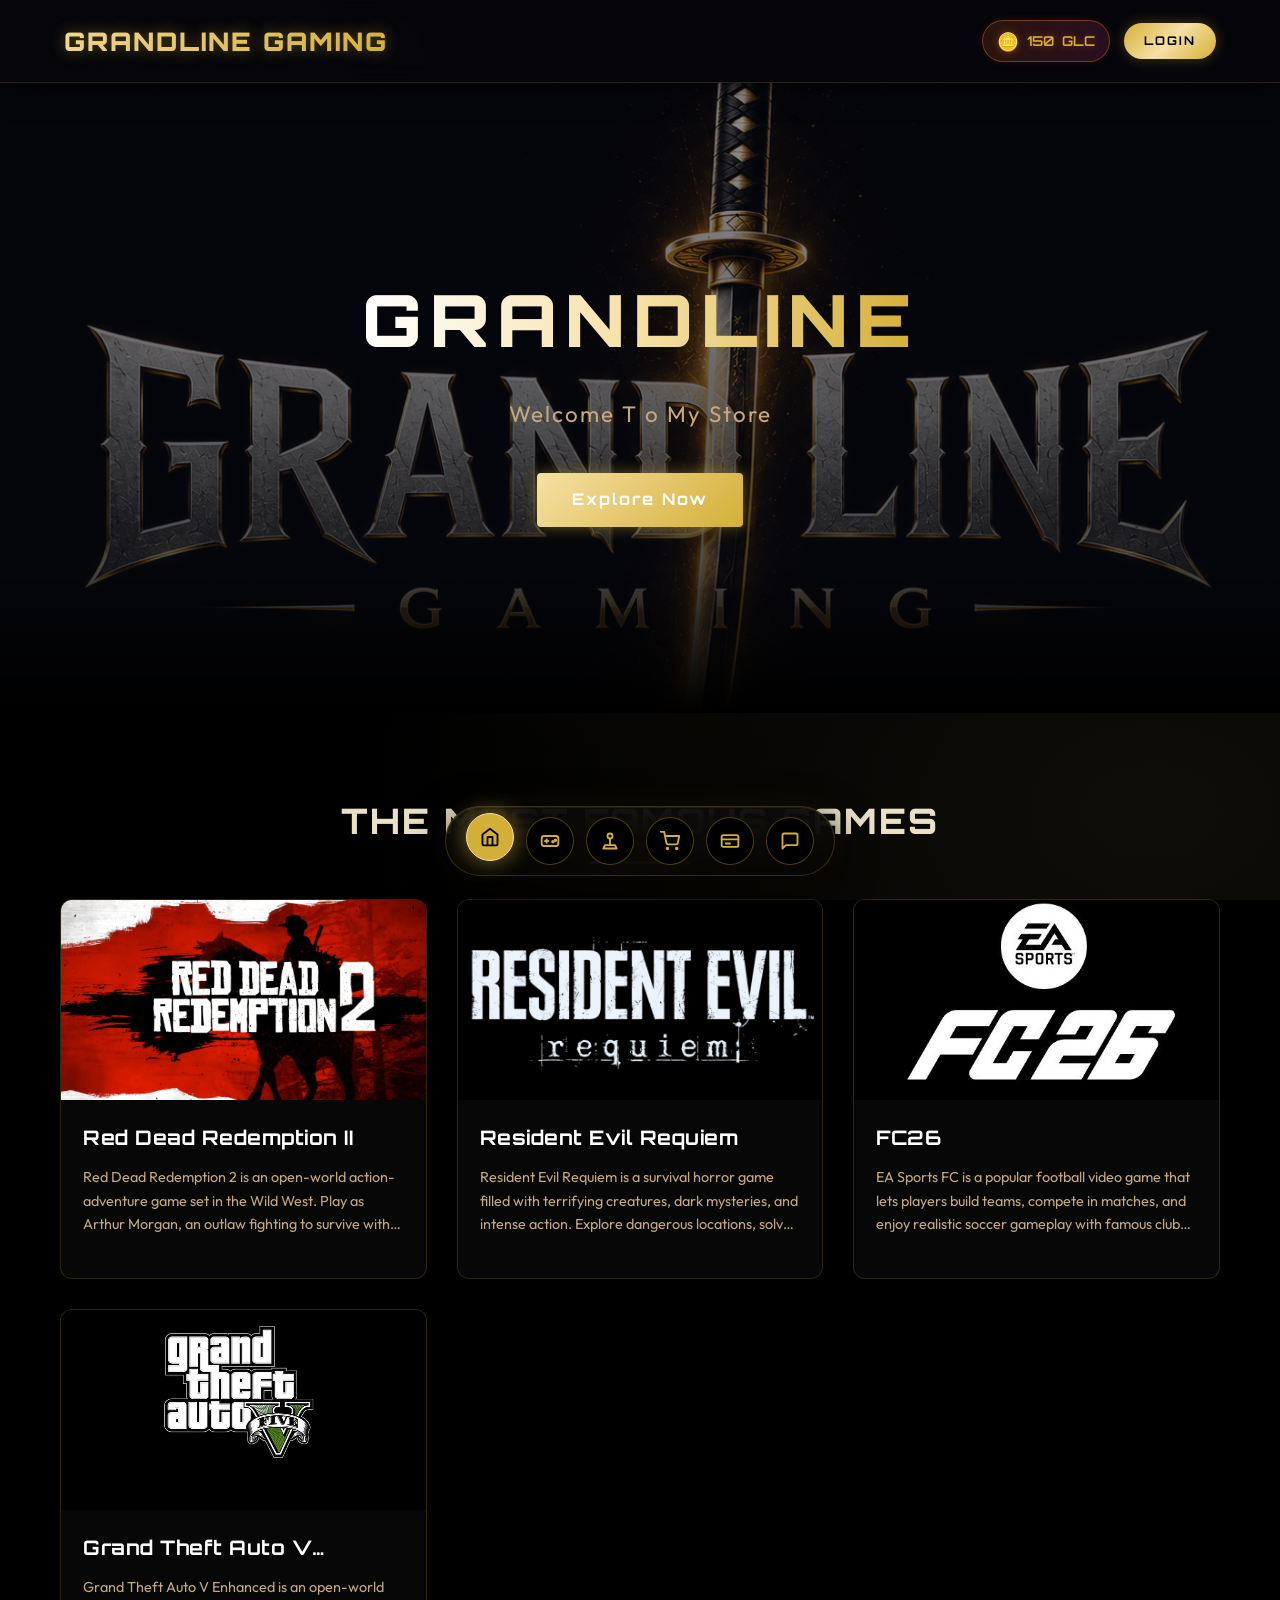
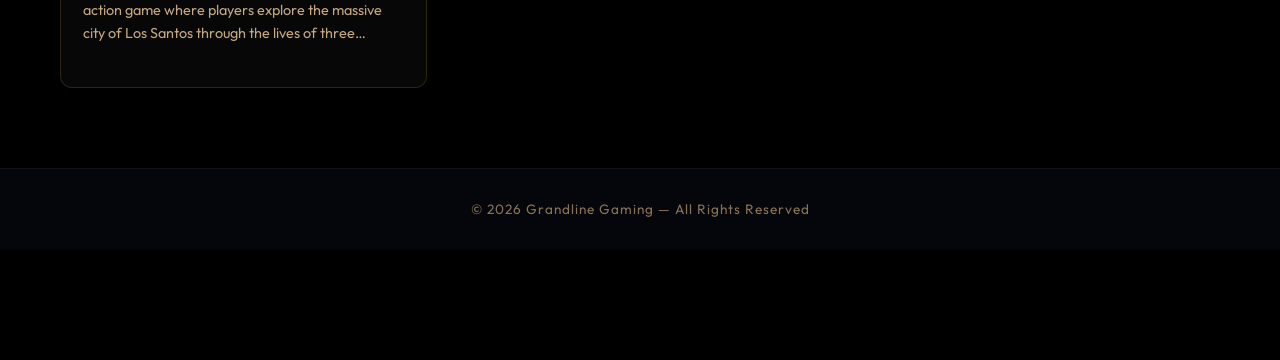
<file: index.html>
<!DOCTYPE html>
<html lang="en">

<head>


    <link href="newwww.png" type="image/x-icon" rel="icon">
    <meta name="viewport" content="width=device-width,initial-scale=1.0">
    <meta name="keywords" content="Grandline Gaming,GRANDLINE,Grandline,randline gaming ">
    <meta name="author" content="Mohammed">
    <meta name="description" content="Grandline Gaming - Buy Games, Accounts and Gift Cards">
    <title>Grandline Gaming</title>
    <link rel="stylesheet" href="c.css">
    <script src="shared.js"></script>
</head>

<body>

    <!-- NAVBAR -->

    <nav>

        <div class="logo">
            GRANDL GAMING
        </div>

        <ul>
            <li><a href="index.html">Home</a></li>
            <li><a href="games.html">Games</a></li>
            <li><a href="cart.html">Cart</a></li>
            <li><a href="checkout.html">Card</a></li>
            <li><a href="cn.html">Contact us</a></li>
        </ul>

    </nav>

    <!-- HERO -->

    <section class="hero">

        <div>

            <h1>GRANDLINE</h1>
            <p>
                Welcome T o My Store
            </p>



            <a href="games.html" class="btn">
                Explore Now
            </a>
        </div>

    </section>

    <!-- PRODUCTS -->

    <section id="t1" class="section">

        <h1 class="section-title">
            The Most Famous Games
        </h1>



        <div class="cards">

            <!-- -->

            <div class="card">

                <div class="game-img-container">
                    <img src="red-dead-redemption-2-full-hd-ih17xbavwjw7t2cy.jpg" class="game-img">
                </div>

                <div class="card-content">

                    <h2>Red Dead Redemption II</h2>

                    <p>
                        Red Dead Redemption 2 is an open-world action-adventure game set in the Wild West. Play as
                        Arthur
                        Morgan, an outlaw
                        fighting to survive with his gang while exploring a massive world full of action, missions, and
                        stunning visuals.
                    </p>

                </div>

            </div>
            <!--Resident Evil Requiem-->

            <div class="card">

                <div class="game-img-container">
                    <img src="RE-R-Dec-2025.jpg" class="game-img">
                </div>

                <div class="card-content">

                    <h2>Resident Evil Requiem</h2>

                    <p>
                        Resident Evil Requiem is a survival horror game filled with terrifying creatures, dark
                        mysteries,
                        and intense action.
                        Explore dangerous locations, solve puzzles, and fight to survive in a world consumed by fear and
                        chaos.
                    </p>



                </div>

            </div>





            <!--Fifa-->
            <div class="card">

                <div class="game-img-container">
                    <img src="Gn-1RxwW8AA-R4t.jpg" class="game-img">
                </div>

                <div class="card-content">
                    <h2>FC26</h2>

                    <p>
                        EA Sports FC is a popular football video game that lets players build teams, compete in matches,
                        and
                        enjoy realistic
                        soccer gameplay with famous clubs, leagues, and players from around the world.
                    </p>
                </div>




            </div>


            <!-- gta-->

            <div class="card">

                <div class="game-img-container">
                    <img src="gta-v-hd-wallpaper-wallpaper-preview.jpg" class="game-img">
                </div>

                <div class="card-content">

                    <h2>Grand Theft Auto V Enhanced</h2>

                    <p>
                        Grand Theft Auto V Enhanced is an open-world action game where players explore the massive city
                        of
                        Los Santos through
                        the lives of three criminals. Experience high-speed chases, intense missions, online
                        multiplayer,
                        and enhanced graphics
                        with improved performance and visuals..
                    </p>


                </div>



            </div>

        </div>

    </section>

    <!-- FOOTER -->

    <footer>
        © 2026 Grandline Gaming — All Rights Reserved
    </footer>

</body>

</html>
</file>
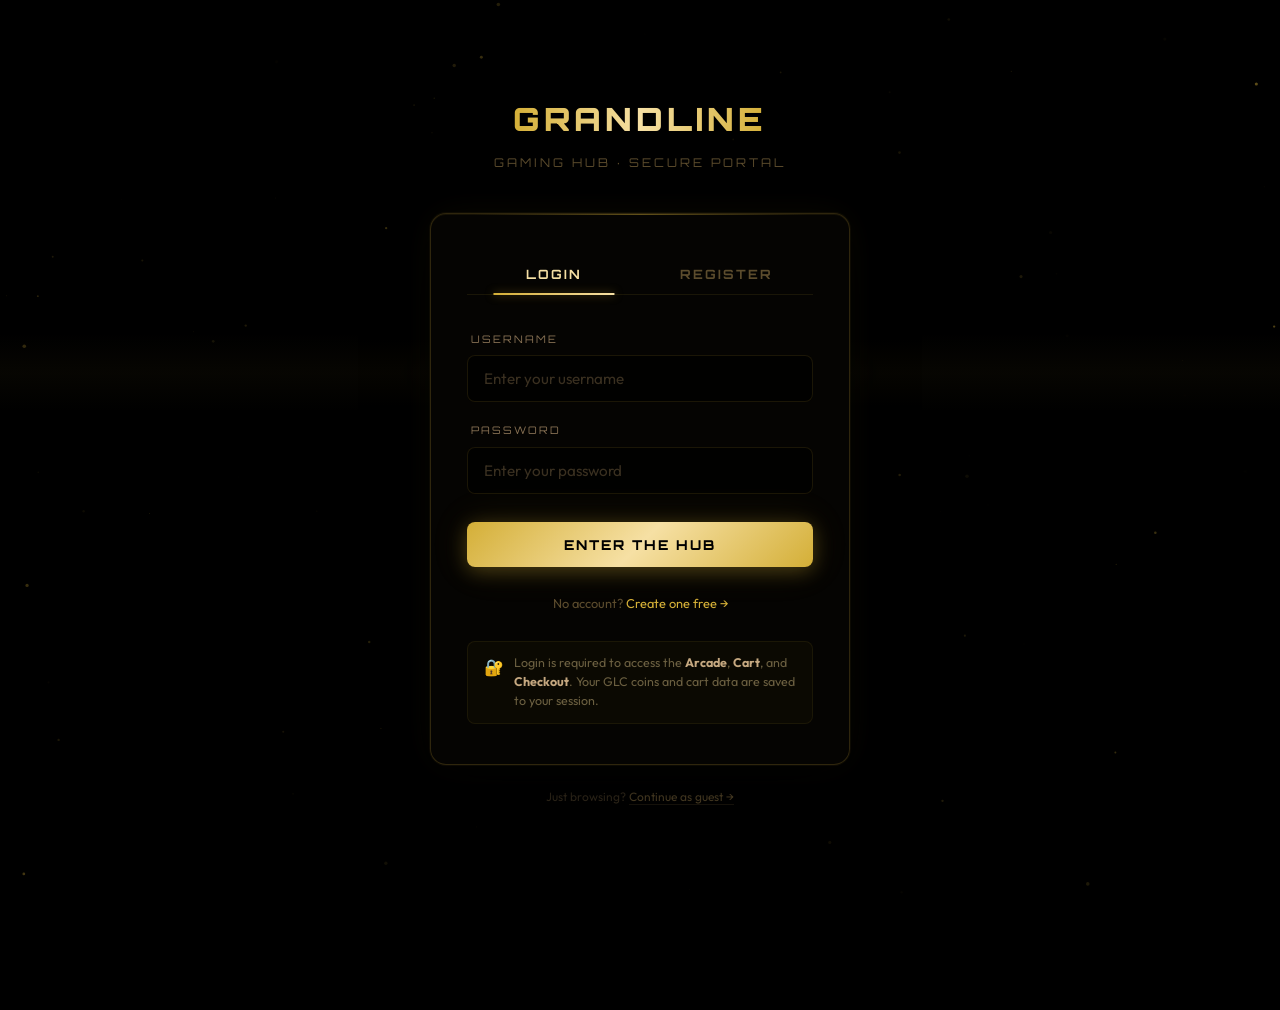
<file: admin.html>
<!DOCTYPE html>
<html lang="en">

<head>
    <link href="newwww.png" type="image/x-icon" rel="icon">
    <meta name="viewport" content="width=device-width,initial-scale=1.0">
    <meta name="keywords" content="Grandline Gaming,GRANDLINE,Grandline,admin">
    <meta name="author" content="Mohammed">
    <meta name="description" content="Grandline Gaming Hub — Secure System Administration Panel">
    <title>Grandline Gaming — Command Center</title>
    <link rel="stylesheet" href="c.css">
    <script src="shared.js"></script>
    <style>
        /* ==========================================================================
           ADMIN PANEL SPECIFIC ULTRA-PREMIUM CYBERPUNK STYLES
           ========================================================================== */
        
        .admin-container {
            max-width: var(--max-width);
            margin: 40px auto 80px auto;
            padding: 0 20px;
            width: 100%;
            flex-grow: 1;
        }

        .admin-header {
            text-align: left;
            margin-bottom: 40px;
            position: relative;
            padding-bottom: 20px;
            border-bottom: 1px solid rgba(212, 175, 55, 0.15);
        }

        .admin-header h1 {
            font-family: 'Orbitron', sans-serif;
            font-size: 2.8rem;
            font-weight: 900;
            letter-spacing: 3px;
            background: linear-gradient(135deg, var(--neon-cyan), var(--neon-purple));
            -webkit-background-clip: text;
            -webkit-text-fill-color: transparent;
            text-shadow: var(--glow-cyan);
            margin-bottom: 6px;
        }

        .admin-header p {
            font-size: 1.05rem;
            color: var(--text-secondary);
            letter-spacing: 1px;
        }

        /* --- STATS KPI ROW --- */
        .stats-grid {
            display: grid;
            grid-template-columns: repeat(auto-fit, minmax(220px, 1fr));
            gap: 20px;
            margin-bottom: 40px;
        }

        .stat-card {
            background: var(--bg-glass);
            border: 1px solid var(--border-glass);
            border-radius: var(--radius);
            padding: 24px;
            position: relative;
            overflow: hidden;
            backdrop-filter: blur(12px);
            -webkit-backdrop-filter: blur(12px);
            transition: all var(--transition-speed) ease;
            box-shadow: 0 4px 20px rgba(0, 0, 0, 0.3);
        }

        .stat-card::before {
            content: '';
            position: absolute;
            top: 0;
            left: 0;
            width: 100%;
            height: 3px;
            background: linear-gradient(to right, var(--neon-cyan), var(--neon-purple));
            opacity: 0.8;
        }

        .stat-card:hover {
            transform: translateY(-5px);
            border-color: var(--neon-cyan);
            box-shadow: var(--glow-cyan);
        }

        .stat-label {
            font-family: 'Orbitron', sans-serif;
            font-size: 0.75rem;
            letter-spacing: 1.5px;
            color: var(--text-muted);
            text-transform: uppercase;
            margin-bottom: 8px;
        }

        .stat-val {
            font-family: 'Orbitron', sans-serif;
            font-size: 2.2rem;
            font-weight: 900;
            color: #fff;
            text-shadow: 0 0 10px rgba(246, 224, 164, 0.25);
        }

        .stat-trend {
            font-size: 0.8rem;
            margin-top: 6px;
            display: flex;
            align-items: center;
            gap: 4px;
        }

        .stat-trend.up {
            color: var(--neon-green);
        }

        .stat-trend.neutral {
            color: var(--text-muted);
        }

        /* --- TABS SYSTEM --- */
        .admin-tabs {
            display: flex;
            gap: 8px;
            margin-bottom: 30px;
            border-bottom: 1px solid rgba(255, 255, 255, 0.05);
            padding-bottom: 1px;
            flex-wrap: wrap;
        }

        .admin-tab-btn {
            padding: 12px 24px;
            background: rgba(255, 255, 255, 0.02);
            border: 1px solid rgba(255, 255, 255, 0.05);
            border-bottom: none;
            border-top-left-radius: 8px;
            border-top-right-radius: 8px;
            font-family: 'Orbitron', sans-serif;
            font-weight: 700;
            font-size: 0.8rem;
            letter-spacing: 1.5px;
            color: var(--text-secondary);
            cursor: pointer;
            transition: all var(--transition-speed) ease;
        }

        .admin-tab-btn:hover {
            color: #fff;
            background: rgba(255, 255, 255, 0.06);
        }

        .admin-tab-btn.active {
            color: #000;
            background: linear-gradient(135deg, var(--neon-cyan), var(--neon-purple));
            border-color: transparent;
            box-shadow: 0 -4px 15px rgba(212, 175, 55, 0.2);
        }

        .tab-panel {
            display: none;
            animation: panelFade 0.4s ease forwards;
        }

        .tab-panel.active {
            display: block;
        }

        @keyframes panelFade {
            from { opacity: 0; transform: translateY(8px); }
            to { opacity: 1; transform: translateY(0); }
        }

        /* --- CONTROLS BAR (SEARCH & ACTIONS) --- */
        .controls-bar {
            display: flex;
            justify-content: space-between;
            align-items: center;
            gap: 20px;
            margin-bottom: 20px;
            flex-wrap: wrap;
        }

        .admin-search-wrapper {
            position: relative;
            flex-grow: 1;
            max-width: 450px;
        }

        .admin-search-input {
            width: 100%;
            padding: 12px 20px 12px 42px;
            background: var(--bg-glass);
            border: 1px solid var(--border-glass);
            border-radius: 30px;
            font-size: 0.9rem;
            color: var(--text-primary);
            transition: all var(--transition-speed);
        }

        .admin-search-input:focus {
            border-color: var(--neon-cyan);
            box-shadow: var(--glow-cyan);
            background: rgba(20, 18, 14, 0.9);
        }

        .admin-search-icon {
            position: absolute;
            left: 16px;
            top: 50%;
            transform: translateY(-50%);
            color: var(--text-muted);
            font-size: 1rem;
        }

        .action-pill-btn {
            padding: 10px 20px;
            font-family: 'Orbitron', sans-serif;
            font-weight: 700;
            font-size: 0.8rem;
            letter-spacing: 1px;
            border-radius: 20px;
            cursor: pointer;
            transition: all var(--transition-speed);
            display: inline-flex;
            align-items: center;
            gap: 6px;
        }

        .action-pill-btn.danger {
            background: rgba(239, 68, 68, 0.1);
            border: 1px solid rgba(239, 68, 68, 0.4);
            color: #ef4444;
        }

        .action-pill-btn.danger:hover {
            background: rgba(239, 68, 68, 0.25);
            box-shadow: 0 0 10px rgba(239, 68, 68, 0.3);
        }

        /* --- DATA TABLES --- */
        .table-container {
            background: var(--bg-glass);
            border: 1px solid var(--border-glass);
            border-radius: var(--radius);
            overflow-x: auto;
            backdrop-filter: blur(12px);
            -webkit-backdrop-filter: blur(12px);
            box-shadow: 0 8px 30px rgba(0, 0, 0, 0.5);
        }

        .admin-table {
            width: 100%;
            border-collapse: collapse;
            text-align: left;
            font-size: 0.9rem;
        }

        .admin-table th {
            font-family: 'Orbitron', sans-serif;
            font-weight: 700;
            letter-spacing: 1px;
            text-transform: uppercase;
            font-size: 0.75rem;
            color: var(--text-secondary);
            background: rgba(255, 255, 255, 0.02);
            padding: 18px 24px;
            border-bottom: 1px solid rgba(212, 175, 55, 0.15);
        }

        .admin-table td {
            padding: 16px 24px;
            border-bottom: 1px solid rgba(255, 255, 255, 0.03);
            color: var(--text-primary);
            font-family: 'Outfit', sans-serif;
        }

        .admin-table tr {
            transition: background var(--transition-speed);
        }

        .admin-table tr:hover {
            background: rgba(212, 175, 55, 0.03);
        }

        /* User badge badges */
        .status-badge {
            display: inline-flex;
            align-items: center;
            gap: 6px;
            padding: 4px 10px;
            border-radius: 20px;
            font-size: 0.75rem;
            font-weight: 600;
            font-family: 'Orbitron', sans-serif;
            letter-spacing: 0.5px;
        }

        .status-badge.active {
            background: rgba(16, 185, 129, 0.1);
            border: 1px solid rgba(16, 185, 129, 0.3);
            color: #10b981;
        }

        .status-badge.blocked {
            background: rgba(239, 68, 68, 0.1);
            border: 1px solid rgba(239, 68, 68, 0.3);
            color: #ef4444;
            box-shadow: 0 0 8px rgba(239, 68, 68, 0.2);
        }

        .status-badge.admin {
            background: rgba(212, 175, 55, 0.1);
            border: 1px solid rgba(212, 175, 55, 0.4);
            color: var(--neon-cyan);
            box-shadow: 0 0 8px rgba(212, 175, 55, 0.15);
        }

        /* Block button styles */
        .block-btn {
            font-family: 'Orbitron', sans-serif;
            font-weight: 800;
            font-size: 0.72rem;
            letter-spacing: 1px;
            padding: 6px 12px;
            border-radius: 4px;
            cursor: pointer;
            transition: all var(--transition-speed);
        }

        .block-btn.block {
            background: rgba(239, 68, 68, 0.1);
            border: 1px solid rgba(239, 68, 68, 0.4);
            color: #ef4444;
        }

        .block-btn.block:hover {
            background: #ef4444;
            color: #000;
            box-shadow: 0 0 12px rgba(239, 68, 68, 0.5);
            transform: translateY(-1px);
        }

        .block-btn.unblock {
            background: rgba(16, 185, 129, 0.1);
            border: 1px solid rgba(16, 185, 129, 0.4);
            color: #10b981;
        }

        .block-btn.unblock:hover {
            background: #10b981;
            color: #000;
            box-shadow: 0 0 12px rgba(16, 185, 129, 0.5);
            transform: translateY(-1px);
        }

        /* Purchase specification container inside ledger row */
        .ledger-items {
            display: flex;
            flex-direction: column;
            gap: 4px;
        }

        .ledger-item-pill {
            font-size: 0.8rem;
            color: var(--text-secondary);
            background: rgba(255, 255, 255, 0.03);
            border: 1px solid rgba(255, 255, 255, 0.05);
            padding: 2px 8px;
            border-radius: 4px;
            display: inline-block;
            width: fit-content;
        }

        /* Custom empty state style */
        .empty-table-state {
            text-align: center;
            padding: 60px 40px;
            color: var(--text-muted);
            font-style: italic;
        }
        
        .empty-table-state div {
            font-size: 2.5rem;
            margin-bottom: 12px;
        }

        /* Scrollbar aesthetics matching system */
        .table-container::-webkit-scrollbar {
            height: 6px;
            width: 6px;
        }
        .table-container::-webkit-scrollbar-track {
            background: rgba(0, 0, 0, 0.3);
        }
        .table-container::-webkit-scrollbar-thumb {
            background: var(--border-glass);
            border-radius: 3px;
        }
        .table-container::-webkit-scrollbar-thumb:hover {
            background: var(--neon-cyan);
        }

        /* --- MESSAGING CLIENT PORTAL --- */
        .chat-user-pill {
            padding: 12px 14px;
            background: rgba(255, 255, 255, 0.02);
            border: 1px solid rgba(255, 255, 255, 0.05);
            border-radius: 6px;
            cursor: pointer;
            transition: all 0.3s ease;
            display: flex;
            justify-content: space-between;
            align-items: center;
        }

        .chat-user-pill:hover {
            background: rgba(212, 175, 55, 0.04);
            border-color: rgba(212, 175, 55, 0.15);
        }

        .chat-user-pill.active {
            background: rgba(212, 175, 55, 0.1);
            border-color: var(--neon-cyan);
            box-shadow: 0 0 10px rgba(212,175,55,0.15);
        }

        .chat-user-name-label {
            font-weight: 600;
            color: var(--text-primary);
            font-size: 0.85rem;
            font-family: 'Orbitron', sans-serif;
            letter-spacing: 0.5px;
        }

        .chat-unread-badge {
            background: var(--neon-cyan);
            color: #000;
            font-size: 0.65rem;
            font-weight: 800;
            font-family: 'Orbitron', sans-serif;
            padding: 2px 8px;
            border-radius: 10px;
            box-shadow: var(--glow-cyan);
        }
    </style>
</head>

<body>

    <!-- NAVBAR injected automatically by shared.js -->
    <nav></nav>

    <div class="admin-container">

        <!-- Header -->
        <header class="admin-header">
            <h1>COMMAND CENTER</h1>
            <p>Grandline Security & System Analytics Console</p>
        </header>

        <!-- KPI widgets row -->
        <div class="stats-grid">
            <div class="stat-card">
                <div class="stat-label">System Page Traffic</div>
                <div class="stat-val" id="kpiVisits">0</div>
                <div class="stat-trend up">🟢 Real-Time Tracking</div>
            </div>
            <div class="stat-card">
                <div class="stat-label">Registered Officers</div>
                <div class="stat-val" id="kpiUsers">0</div>
                <div class="stat-trend up">👤 Active Directory</div>
            </div>
            <div class="stat-card">
                <div class="stat-label">Secure Invoices</div>
                <div class="stat-val" id="kpiSalesCount">0</div>
                <div class="stat-trend up">⚡ Authenticated</div>
            </div>
            <div class="stat-card">
                <div class="stat-label">Total Revenues</div>
                <div class="stat-val" id="kpiRevenues">$0.00</div>
                <div class="stat-trend up">🪙 GLC Multiplier Enabled</div>
            </div>
        </div>

        <!-- System Navigation Tabs -->
        <div class="admin-tabs">
            <button class="admin-tab-btn active" onclick="switchAdminTab('users')">👥 User Accounts</button>
            <button class="admin-tab-btn" onclick="switchAdminTab('sales')">💰 Sales Ledger</button>
            <button class="admin-tab-btn" onclick="switchAdminTab('visits')">📡 Traffic & Visitors</button>
            <button class="admin-tab-btn" onclick="switchAdminTab('messages')">💬 Customer Messages</button>
        </div>

        <!-- PANEL 1: USER ACCOUNTS DIRECTORY -->
        <div class="tab-panel active" id="panel-users">
            <div class="controls-bar">
                <div class="admin-search-wrapper">
                    <span class="admin-search-icon">🔍</span>
                    <input type="text" class="admin-search-input" id="searchUsersInput" onkeyup="filterUsers()" placeholder="Filter users by username or email...">
                </div>
                <button class="action-pill-btn danger" onclick="purgeBlockedList()">⚠️ Purge Blocked List</button>
            </div>

            <div class="table-container">
                <table class="admin-table">
                    <thead>
                        <tr>
                            <th>Username</th>
                            <th>Email Address</th>
                            <th>Registration Date</th>
                            <th>Visits</th>
                            <th>Wallet Coin (GLC)</th>
                            <th>Spent Total</th>
                            <th>Security Status</th>
                            <th>Moderation</th>
                        </tr>
                    </thead>
                    <tbody id="usersTableBody">
                        <!-- Populated by JS -->
                    </tbody>
                </table>
            </div>
        </div>

        <!-- PANEL 2: SALES LEDGER -->
        <div class="tab-panel" id="panel-sales">
            <div class="controls-bar">
                <div class="admin-search-wrapper">
                    <span class="admin-search-icon">🔍</span>
                    <input type="text" class="admin-search-input" id="searchSalesInput" onkeyup="filterSales()" placeholder="Search transactions by reference or buyer name...">
                </div>
            </div>

            <div class="table-container">
                <table class="admin-table">
                    <thead>
                        <tr>
                            <th>Order ID</th>
                            <th>Buyer Name</th>
                            <th>Items Purchased</th>
                            <th>Timestamp</th>
                            <th>Total Purchase</th>
                        </tr>
                    </thead>
                    <tbody id="salesTableBody">
                        <!-- Populated by JS -->
                    </tbody>
                </table>
            </div>
        </div>

        <!-- PANEL 3: TELEMETRY / VISITORS LOG -->
        <div class="tab-panel" id="panel-visits">
            <div class="controls-bar">
                <div class="admin-search-wrapper">
                    <span class="admin-search-icon">🔍</span>
                    <input type="text" class="admin-search-input" id="searchVisitsInput" onkeyup="filterVisits()" placeholder="Filter logs by username, page path or IP...">
                </div>
                <button class="action-pill-btn danger" style="opacity: 0.8;" onclick="clearVisitLogs()">💥 Clear Telemetry History</button>
            </div>

            <div class="table-container">
                <table class="admin-table">
                    <thead>
                        <tr>
                            <th>User Context</th>
                            <th>Holographic IP Address</th>
                            <th>Target Page</th>
                            <th>Access Date/Time</th>
                            <th>Browser Profile Code</th>
                        </tr>
                    </thead>
                    <tbody id="visitsTableBody">
                        <!-- Populated by JS -->
                    </tbody>
                </table>
            </div>
        </div>

        <!-- PANEL 4: CUSTOMER SUPPORT MESSAGES -->
        <div class="tab-panel" id="panel-messages">
            <div style="display: grid; grid-template-columns: 280px 1fr; gap: 20px; height: 500px; margin-bottom: 20px;">
                <!-- Sidebar: Conversational threads -->
                <div class="table-container" style="padding: 16px; display: flex; flex-direction: column; gap: 10px; overflow: hidden; height: 100%;">
                    <h4 style="font-family:'Orbitron', sans-serif; font-size:0.75rem; letter-spacing:1px; color:var(--text-secondary); margin-bottom:10px; padding-bottom:10px; border-bottom:1px solid rgba(255,255,255,0.05); text-transform:uppercase;">Conversations</h4>
                    <div id="adminChatUserList" style="flex-grow: 1; overflow-y: auto; display: flex; flex-direction: column; gap: 8px;">
                        <!-- Dynamic list of user threads -->
                    </div>
                </div>

                <!-- Active Chat Portal Viewport -->
                <div class="table-container" style="display: flex; flex-direction: column; height: 100%; justify-content: space-between; overflow: hidden; background: rgba(0, 0, 0, 0.2); padding: 0;">
                    <!-- Active chat user status headers -->
                    <div style="background: rgba(255, 255, 255, 0.02); border-bottom: 1px solid rgba(212, 175, 55, 0.15); padding: 14px 20px; display: flex; justify-content: space-between; align-items: center; flex-shrink:0;">
                        <div style="font-family:'Orbitron', sans-serif; font-size:0.8rem; font-weight:700; color:var(--neon-cyan);" id="activeChatUserName">SELECT A CONVERSATION</div>
                        <div style="font-size:0.72rem; color:var(--text-muted);" id="activeChatUserStatus">No Dialogue Link</div>
                    </div>

                    <!-- Conversation bubble viewer -->
                    <div style="flex-grow: 1; padding: 20px; overflow-y: auto; display: flex; flex-direction: column; gap: 14px;" id="adminChatViewport">
                        <div class="chat-empty-state" style="margin: auto; text-align: center; color: var(--text-muted);">
                            <div style="font-size: 2.5rem; margin-bottom: 10px;">💬</div>
                            <p style="font-family:'Orbitron'; font-size:0.75rem; font-weight:600;">TRANSMITTER STANDBY</p>
                            <p style="font-size:0.7rem; max-width: 250px; margin: 4px auto 0 auto;">Select an active user session from the sidebar to establish a secure holographic link.</p>
                        </div>
                    </div>

                    <!-- Chat Message Input Drawer -->
                    <div style="border-top:1px solid rgba(255,255,255,0.05); padding: 12px 16px; background: rgba(0, 0, 0, 0.4); display: flex; gap: 10px; align-items: center; flex-shrink:0;">
                        <input type="text" class="chat-text-input" id="adminMessageInput" onkeydown="handleAdminKeyPress(event)" placeholder="Type responsive transmission..." style="border-radius: 6px; padding: 10px 14px; font-size:0.85rem;" disabled>
                        <button class="chat-send-btn" id="adminSendBtn" onclick="sendAdminReply()" style="border-radius: 6px; padding: 10px 18px; font-size:0.8rem;" disabled>🚀 SEND</button>
                    </div>
                </div>
            </div>
        </div>

    </div>

    <!-- SCRIPT FOR SYSTEM ADMINISTRATION OPERATIONS -->
    <script>
        // Tab switching controller
        function switchAdminTab(tabName) {
            const panels = document.querySelectorAll('.tab-panel');
            const buttons = document.querySelectorAll('.admin-tab-btn');
            
            panels.forEach(p => p.classList.remove('active'));
            buttons.forEach(b => b.classList.remove('active'));

            document.getElementById(`panel-${tabName}`).classList.add('active');
            
            // Highlight matching button
            event.currentTarget.classList.add('active');
            
            // Refresh data
            loadDashboardData();
        }

        // Initialize dynamic and fallback simulation data on startup to ensure a premium visual demonstration
        function checkAndSeedSimulationData() {
            const users = JSON.parse(localStorage.getItem("gl_users") || "{}");
            const visits = JSON.parse(localStorage.getItem("gl_visits") || "[]");
            const purchases = JSON.parse(localStorage.getItem("gl_purchases") || "[]");

            // Seed some dummy users for premium visual display if none are present
            if (Object.keys(users).length <= 1) { // Only m_x2b2 exists
                users["cloud_strife"] = {
                    password: "pass",
                    email: "cloud@soldier.shinra",
                    joined: "2026-05-20",
                    visits: 34,
                    lastActive: new Date(Date.now() - 3600000).toLocaleString(),
                    totalSpent: 124.00,
                    blocked: false
                };
                users["luffy_gear5"] = {
                    password: "pass",
                    email: "luffy@pirates.grandline",
                    joined: "2026-05-22",
                    visits: 128,
                    lastActive: new Date().toLocaleString(),
                    totalSpent: 396.00,
                    blocked: false
                };
                users["tifa_lockhart"] = {
                    password: "pass",
                    email: "tifa@seventhheaven.org",
                    joined: "2026-05-23",
                    visits: 15,
                    lastActive: new Date(Date.now() - 7200000).toLocaleString(),
                    totalSpent: 0.00,
                    blocked: false
                };
                localStorage.setItem("gl_users", JSON.stringify(users));
            }

            // Seed simulated purchase ledger if empty
            if (purchases.length === 0) {
                const samplePurchases = [
                    {
                        id: "GL-883719",
                        username: "luffy_gear5",
                        items: [
                            { name: "DRAGON BALL: Sparking! ZERO", price: "$64" },
                            { name: "ONE PIECE: PIRATE WARRIORS 4", price: "$26" }
                        ],
                        total: 90.00,
                        timestamp: new Date(Date.now() - 15000000).toLocaleString()
                    },
                    {
                        id: "GL-245108",
                        username: "cloud_strife",
                        items: [
                            { name: "Black Myth: Wukong", price: "$60" },
                            { name: "DEATH STRANDING 2: ON THE BEACH", price: "$70" }
                        ],
                        total: 130.00,
                        timestamp: new Date(Date.now() - 86400000).toLocaleString()
                    },
                    {
                        id: "GL-491102",
                        username: "luffy_gear5",
                        items: [
                            { name: "FC26", price: "$40" },
                            { name: "Call of Duty", price: "$60" },
                            { name: "Resident Evil Requiem", price: "$52" }
                        ],
                        total: 152.00,
                        timestamp: new Date(Date.now() - 40000000).toLocaleString()
                    }
                ];
                localStorage.setItem("gl_purchases", JSON.stringify(samplePurchases));
                
                // Recalculate user spend sums
                const updatedUsers = JSON.parse(localStorage.getItem("gl_users") || "{}");
                if (updatedUsers["luffy_gear5"]) updatedUsers["luffy_gear5"].totalSpent = 242.00;
                if (updatedUsers["cloud_strife"]) updatedUsers["cloud_strife"].totalSpent = 130.00;
                localStorage.setItem("gl_users", JSON.stringify(updatedUsers));
            }

            // Seed telemetry visits log if empty
            if (visits.length <= 1) {
                const mockVisits = [
                    { username: "luffy_gear5", page: "arcade.html", timestamp: new Date().toLocaleString(), ip: "192.168.1.44", userAgent: navigator.userAgent.substring(0, 50) },
                    { username: "luffy_gear5", page: "cart.html", timestamp: new Date(Date.now() - 60000).toLocaleString(), ip: "192.168.1.44", userAgent: navigator.userAgent.substring(0, 50) },
                    { username: "cloud_strife", page: "games.html", timestamp: new Date(Date.now() - 120000).toLocaleString(), ip: "192.168.1.18", userAgent: navigator.userAgent.substring(0, 50) },
                    { username: "Guest", page: "index.html", timestamp: new Date(Date.now() - 180000).toLocaleString(), ip: "192.168.1.201", userAgent: navigator.userAgent.substring(0, 50) },
                    { username: "tifa_lockhart", page: "login.html", timestamp: new Date(Date.now() - 300000).toLocaleString(), ip: "192.168.1.92", userAgent: navigator.userAgent.substring(0, 50) }
                ];
                localStorage.setItem("gl_visits", JSON.stringify(mockVisits));
            }

            // Seed simulated dialogue chat sessions if empty
            const messages = JSON.parse(localStorage.getItem("gl_messages") || "[]");
            if (messages.length === 0) {
                const sampleMessages = [
                    {
                        id: "MSG-1",
                        from: "cloud_strife",
                        to: "m_x2b2",
                        content: "Hello support, I have a quick question. Can I play FC26 on the PC and PS5 simultaneously with a single holographic key?",
                        timestamp: new Date(Date.now() - 3600000 * 2).toISOString(),
                        read: true
                    },
                    {
                        id: "MSG-2",
                        from: "m_x2b2",
                        to: "cloud_strife",
                        content: "Greetings Soldier Cloud! Each key is linked to a single galaxy-wide platform account, so simultaneous access on both systems would require separate authorization keys.",
                        timestamp: new Date(Date.now() - 3600000 * 1.9).toISOString(),
                        read: true
                    },
                    {
                        id: "MSG-3",
                        from: "cloud_strife",
                        to: "m_x2b2",
                        content: "Understood. I will proceed with the checkout for separate PC and PS5 copies. Thanks for the swift support!",
                        timestamp: new Date(Date.now() - 3600000 * 1.8).toISOString(),
                        read: false
                    },
                    {
                        id: "MSG-4",
                        from: "luffy_gear5",
                        to: "m_x2b2",
                        content: "Support crew! I redeemed 150 GLC coins but the discount wasn't visible in the cart? Help!",
                        timestamp: new Date(Date.now() - 1800000).toISOString(),
                        read: false
                    }
                ];
                localStorage.setItem("gl_messages", JSON.stringify(sampleMessages));
            }
        }

        // Master controller to load dashboard metrics and statistics
        function loadDashboardData() {
            // Seed first
            checkAndSeedSimulationData();

            const users = JSON.parse(localStorage.getItem("gl_users") || "{}");
            const visits = JSON.parse(localStorage.getItem("gl_visits") || "[]");
            const purchases = JSON.parse(localStorage.getItem("gl_purchases") || "[]");
            const blockedList = JSON.parse(localStorage.getItem("gl_blocked_users") || "[]");

            // Calculate metrics totals
            const totalVisits = visits.length;
            const totalUsers = Object.keys(users).length;
            const salesCount = purchases.length;
            
            let grossSales = 0;
            purchases.forEach(p => {
                grossSales += Number(p.total) || 0;
            });

            // Bind metrics display
            document.getElementById("kpiVisits").innerText = totalVisits;
            document.getElementById("kpiUsers").innerText = totalUsers;
            document.getElementById("kpiSalesCount").innerText = salesCount;
            document.getElementById("kpiRevenues").innerText = "$" + grossSales.toFixed(2);

            // Populate current views
            renderUsersTable(users, blockedList);
            renderSalesTable(purchases);
            renderVisitsTable(visits);
            renderChatWorkspace();
        }

        // Render Panel 1: Users Directory
        function renderUsersTable(users, blockedList) {
            const tbody = document.getElementById("usersTableBody");
            tbody.innerHTML = "";

            if (Object.keys(users).length === 0) {
                tbody.innerHTML = `<tr><td colspan="8" class="empty-table-state"><div>👤</div>No registered officers found.</td></tr>`;
                return;
            }

            for (const username in users) {
                const user = users[username];
                const email = user.email || "N/A";
                const joined = user.joined || "N/A";
                const visits = user.visits || 0;
                
                // Retrieve coins (we default to 150 for logged-in or store custom balance)
                const coinBalance = (username === getCurrentUser()) ? getGLC() : 150;
                
                const totalSpent = Number(user.totalSpent || 0).toFixed(2);
                
                // Status badge logic
                let statusBadge = `<span class="status-badge active">🟢 Active</span>`;
                let blockBtnClass = "block";
                let blockBtnText = "🛡️ Block";

                if (username === "m_x2b2") {
                    statusBadge = `<span class="status-badge admin">👑 Admin</span>`;
                } else if (blockedList.includes(username) || user.blocked === true) {
                    statusBadge = `<span class="status-badge blocked">🔴 Suspended</span>`;
                    blockBtnClass = "unblock";
                    blockBtnText = "🔑 Unblock";
                }

                // Hide block options for self-moderation (admin can't block themselves)
                const actionCell = (username === "m_x2b2") 
                    ? `<span style="color:var(--text-muted); font-size:0.8rem; font-style:italic;">Protected Account</span>` 
                    : `<button class="block-btn ${blockBtnClass}" onclick="toggleUserBlock('${username}')">${blockBtnText}</button>`;

                const tr = document.createElement("tr");
                tr.innerHTML = `
                    <td style="font-weight: 700; color: var(--neon-cyan);">${escapeHtml(username)}</td>
                    <td>${escapeHtml(email)}</td>
                    <td>${joined}</td>
                    <td>${visits}</td>
                    <td style="color: var(--neon-orange); font-family: 'Orbitron'; font-weight:600;">🪙 ${coinBalance} GLC</td>
                    <td style="font-weight: 600;">$${totalSpent}</td>
                    <td>${statusBadge}</td>
                    <td>${actionCell}</td>
                `;
                tbody.appendChild(tr);
            }
        }

        // Render Panel 2: Sales Ledger
        function renderSalesTable(purchases) {
            const tbody = document.getElementById("salesTableBody");
            tbody.innerHTML = "";

            if (purchases.length === 0) {
                tbody.innerHTML = `<tr><td colspan="5" class="empty-table-state"><div>💰</div>No invoice logs recorded.</td></tr>`;
                return;
            }

            purchases.forEach(sale => {
                let itemsListHTML = '<div class="ledger-items">';
                if (Array.isArray(sale.items)) {
                    sale.items.forEach(it => {
                        itemsListHTML += `<span class="ledger-item-pill">${escapeHtml(it.name)} (${escapeHtml(it.price)})</span>`;
                    });
                } else {
                    itemsListHTML += `<span class="ledger-item-pill">Digital Game Code</span>`;
                }
                itemsListHTML += '</div>';

                const tr = document.createElement("tr");
                tr.innerHTML = `
                    <td style="font-family:'Orbitron'; font-weight:600; color:var(--text-secondary);">${sale.id}</td>
                    <td style="font-weight: 600;">${escapeHtml(sale.username)}</td>
                    <td>${itemsListHTML}</td>
                    <td>${sale.timestamp}</td>
                    <td style="font-weight:800; font-family:'Orbitron'; font-size:1rem; color:var(--neon-cyan);">$${Number(sale.total).toFixed(2)}</td>
                `;
                tbody.appendChild(tr);
            });
        }

        // Render Panel 3: Visitor logs
        function renderVisitsTable(visits) {
            const tbody = document.getElementById("visitsTableBody");
            tbody.innerHTML = "";

            if (visits.length === 0) {
                tbody.innerHTML = `<tr><td colspan="5" class="empty-table-state"><div>📡</div>No visitor logs recorded.</td></tr>`;
                return;
            }

            visits.forEach(log => {
                const nameStyle = (log.username === "Guest") ? 'color:var(--text-muted); font-style:italic;' : 'font-weight:700; color:var(--neon-cyan);';
                
                const tr = document.createElement("tr");
                tr.innerHTML = `
                    <td><span style="${nameStyle}">${escapeHtml(log.username)}</span></td>
                    <td style="font-family:'Orbitron'; font-size:0.85rem; color:var(--text-secondary);">${log.ip}</td>
                    <td><span class="ledger-item-pill" style="background:rgba(212,175,55,0.06); border-color:var(--border-glass); font-weight:600;">${escapeHtml(log.page)}</span></td>
                    <td>${log.timestamp}</td>
                    <td style="font-size:0.75rem; color:var(--text-muted); max-width:250px; overflow:hidden; text-overflow:ellipsis; white-space:nowrap;" title="${escapeHtml(log.userAgent)}">${escapeHtml(log.userAgent)}</td>
                `;
                tbody.appendChild(tr);
            });
        }

        // Moderation: Toggle user block status
        function toggleUserBlock(username) {
            if (username === "m_x2b2") return; // Self protect

            let blockedList = JSON.parse(localStorage.getItem("gl_blocked_users") || "[]");
            let users = JSON.parse(localStorage.getItem("gl_users") || "{}");
            
            const index = blockedList.indexOf(username);
            
            if (index > -1) {
                // Unblock user
                blockedList.splice(index, 1);
                if (users[username]) {
                    users[username].blocked = false;
                }
                showToast(`Success! User [${username}] has been fully unblocked.`, "success");
            } else {
                // Block user
                blockedList.push(username);
                if (users[username]) {
                    users[username].blocked = true;
                }
                showToast(`Security Alert! User [${username}] has been suspended.`, "error");
            }

            localStorage.setItem("gl_blocked_users", JSON.stringify(blockedList));
            localStorage.setItem("gl_users", JSON.stringify(users));

            // Force refresh UI data
            loadDashboardData();
        }

        // Moderation action: Purge block lists
        function purgeBlockedList() {
            if (confirm("🚨 WARNING: Are you sure you want to restore access and unblock ALL users?")) {
                localStorage.setItem("gl_blocked_users", "[]");
                
                let users = JSON.parse(localStorage.getItem("gl_users") || "{}");
                for (const u in users) {
                    users[u].blocked = false;
                }
                localStorage.setItem("gl_users", JSON.stringify(users));

                showToast("System Purge Completed! All officers have been restored.", "success");
                loadDashboardData();
            }
        }

        // Moderation action: Clear visit logs
        function clearVisitLogs() {
            if (confirm("🚨 Are you sure you want to wipe telemetry visitation records?")) {
                localStorage.setItem("gl_visits", "[]");
                showToast("System Logs Cleaned Successfully.", "success");
                loadDashboardData();
            }
        }

        // Interactive filtering engines
        function filterUsers() {
            const query = document.getElementById("searchUsersInput").value.toLowerCase();
            const rows = document.querySelectorAll("#usersTableBody tr");
            
            rows.forEach(row => {
                const usernameCell = row.cells[0]?.innerText.toLowerCase() || "";
                const emailCell = row.cells[1]?.innerText.toLowerCase() || "";
                if (usernameCell.includes(query) || emailCell.includes(query)) {
                    row.style.display = "";
                } else {
                    row.style.display = "none";
                }
            });
        }

        function filterSales() {
            const query = document.getElementById("searchSalesInput").value.toLowerCase();
            const rows = document.querySelectorAll("#salesTableBody tr");
            
            rows.forEach(row => {
                const orderCell = row.cells[0]?.innerText.toLowerCase() || "";
                const buyerCell = row.cells[1]?.innerText.toLowerCase() || "";
                const itemsCell = row.cells[2]?.innerText.toLowerCase() || "";
                if (orderCell.includes(query) || buyerCell.includes(query) || itemsCell.includes(query)) {
                    row.style.display = "";
                } else {
                    row.style.display = "none";
                }
            });
        }

        function filterVisits() {
            const query = document.getElementById("searchVisitsInput").value.toLowerCase();
            const rows = document.querySelectorAll("#visitsTableBody tr");
            
            rows.forEach(row => {
                const userCell = row.cells[0]?.innerText.toLowerCase() || "";
                const ipCell = row.cells[1]?.innerText.toLowerCase() || "";
                const pageCell = row.cells[2]?.innerText.toLowerCase() || "";
                if (userCell.includes(query) || ipCell.includes(query) || pageCell.includes(query)) {
                    row.style.display = "";
                } else {
                    row.style.display = "none";
                }
            });
        }

        // -------------------------------------------------------------
        // CUSTOMER MESSAGES WORKSPACE LOGIC
        // -------------------------------------------------------------
        let activeSelectedUser = null;

        function renderChatWorkspace() {
            const allMessages = JSON.parse(localStorage.getItem("gl_messages") || "[]");
            const users = JSON.parse(localStorage.getItem("gl_users") || "{}");
            const sidebar = document.getElementById("adminChatUserList");

            if (!sidebar) return;

            // Filter out distinct usernames who sent/received messages to/from admin (excluding m_x2b2 itself)
            let talkersSet = new Set();
            allMessages.forEach(msg => {
                if (msg.from !== "m_x2b2") talkersSet.add(msg.from);
                if (msg.to !== "m_x2b2") talkersSet.add(msg.to);
            });
            talkersSet.delete("m_x2b2");

            const talkers = Array.from(talkersSet);

            if (talkers.length === 0) {
                sidebar.innerHTML = `<span style="font-size:0.75rem; color:var(--text-muted); font-style:italic; padding: 10px;">No dialogue threads initiated.</span>`;
                return;
            }

            sidebar.innerHTML = "";

            talkers.forEach(username => {
                // Calculate unread count (messages sent by this user to admin where read is false)
                const unreadCount = allMessages.filter(msg => msg.from === username && msg.to === "m_x2b2" && !msg.read).length;
                
                const pill = document.createElement("div");
                pill.className = `chat-user-pill ${activeSelectedUser === username ? 'active' : ''}`;
                pill.onclick = () => selectAdminChatUser(username);

                const unreadBadge = unreadCount > 0 
                    ? `<span class="chat-unread-badge">${unreadCount} NEW</span>` 
                    : "";

                pill.innerHTML = `
                    <div style="display:flex; flex-direction:column; gap:2px; text-align:left;">
                        <span class="chat-user-name-label">${escapeHtml(username)}</span>
                        <span style="font-size:0.65rem; color:var(--text-muted);">${users[username]?.email || "Customer"}</span>
                    </div>
                    ${unreadBadge}
                `;
                sidebar.appendChild(pill);
            });

            // If we have an active user selected, re-render the viewport chat bubbles
            if (activeSelectedUser) {
                renderAdminChatViewport(activeSelectedUser);
            }
        }

        function selectAdminChatUser(username) {
            activeSelectedUser = username;

            // Mark all messages from this user to admin as read
            let allMessages = JSON.parse(localStorage.getItem("gl_messages") || "[]");
            allMessages.forEach(msg => {
                if (msg.from === username && msg.to === "m_x2b2") {
                    msg.read = true;
                }
            });
            localStorage.setItem("gl_messages", JSON.stringify(allMessages));

            // Enable text inputs
            document.getElementById("adminMessageInput").disabled = false;
            document.getElementById("adminSendBtn").disabled = false;

            // Redraw sidebar and viewport bubbles
            renderChatWorkspace();
        }

        function renderAdminChatViewport(username) {
            const allMessages = JSON.parse(localStorage.getItem("gl_messages") || "[]");
            const viewport = document.getElementById("adminChatViewport");
            
            if (!viewport) return;

            // Render active header context
            document.getElementById("activeChatUserName").innerText = `SECURE LINK: ${username.toUpperCase()}`;
            document.getElementById("activeChatUserStatus").innerHTML = `🟢 LINK ESTABLISHED`;

            // Filter dialogue between user and admin
            const dialogue = allMessages.filter(msg => 
                (msg.from === username && msg.to === "m_x2b2") || 
                (msg.from === "m_x2b2" && msg.to === username)
            );

            // Sort chronological
            dialogue.sort((a, b) => new Date(a.timestamp) - new Date(b.timestamp));

            viewport.innerHTML = "";

            dialogue.forEach(msg => {
                const isAdminOutgoing = (msg.from === "m_x2b2");
                const bubbleWrapper = document.createElement("div");
                bubbleWrapper.className = `msg-bubble-wrapper ${isAdminOutgoing ? 'outgoing' : 'incoming'}`;
                bubbleWrapper.style.maxWidth = "75%";
                bubbleWrapper.style.width = "fit-content";
                bubbleWrapper.style.display = "flex";
                bubbleWrapper.style.flexDirection = "column";
                bubbleWrapper.style.margin = "4px 0";

                if (isAdminOutgoing) {
                    bubbleWrapper.style.alignSelf = "flex-end";
                    bubbleWrapper.style.alignItems = "flex-end";
                } else {
                    bubbleWrapper.style.alignSelf = "flex-start";
                    bubbleWrapper.style.alignItems = "flex-start";
                }

                const bubble = document.createElement("div");
                bubble.className = "msg-bubble";
                bubble.innerText = msg.content;
                
                // Style bubble borders and coloring
                if (isAdminOutgoing) {
                    bubble.style.background = "linear-gradient(135deg, rgba(212, 175, 55, 0.12), rgba(170, 124, 17, 0.05))";
                    bubble.style.border = "1px solid rgba(212, 175, 55, 0.35)";
                    bubble.style.color = "var(--text-primary)";
                    bubble.style.borderBottomRightRadius = "2px";
                    bubble.style.padding = "10px 14px";
                    bubble.style.borderRadius = "10px";
                } else {
                    bubble.style.background = "rgba(255, 255, 255, 0.03)";
                    bubble.style.border = "1px solid rgba(255, 255, 255, 0.1)";
                    bubble.style.color = "var(--text-primary)";
                    bubble.style.borderBottomLeftRadius = "2px";
                    bubble.style.padding = "10px 14px";
                    bubble.style.borderRadius = "10px";
                }

                const meta = document.createElement("div");
                meta.className = "msg-meta";
                const label = isAdminOutgoing ? "CREW RESPONSE" : username.toUpperCase();
                meta.innerText = `${label} • ${new Date(msg.timestamp).toLocaleTimeString([], {hour: '2-digit', minute:'2-digit'})}`;

                bubbleWrapper.appendChild(bubble);
                bubbleWrapper.appendChild(meta);
                viewport.appendChild(bubbleWrapper);
            });

            // Scroll down
            viewport.scrollTop = viewport.scrollHeight;
        }

        function sendAdminReply() {
            const input = document.getElementById("adminMessageInput");
            const text = input.value.trim();
            if (!text || !activeSelectedUser) return;

            let allMessages = JSON.parse(localStorage.getItem("gl_messages") || "[]");
            allMessages.push({
                id: "MSG-" + Date.now(),
                from: "m_x2b2",
                to: activeSelectedUser,
                content: text,
                timestamp: new Date().toISOString(),
                read: true
            });

            localStorage.setItem("gl_messages", JSON.stringify(allMessages));
            input.value = "";
            
            // Reload
            renderChatWorkspace();
        }

        function handleAdminKeyPress(e) {
            if (e.key === "Enter") {
                sendAdminReply();
            }
        }

        // Trigger bootstrap loads
        document.addEventListener("DOMContentLoaded", () => {
            loadDashboardData();
            
            // Periodically refresh message feeds
            setInterval(renderChatWorkspace, 3000);
        });
    </script>

    <!-- FOOTER -->
    <footer>
        © 2026 Grandline Gaming — All Rights Reserved
    </footer>

</body>
</html>
</file>
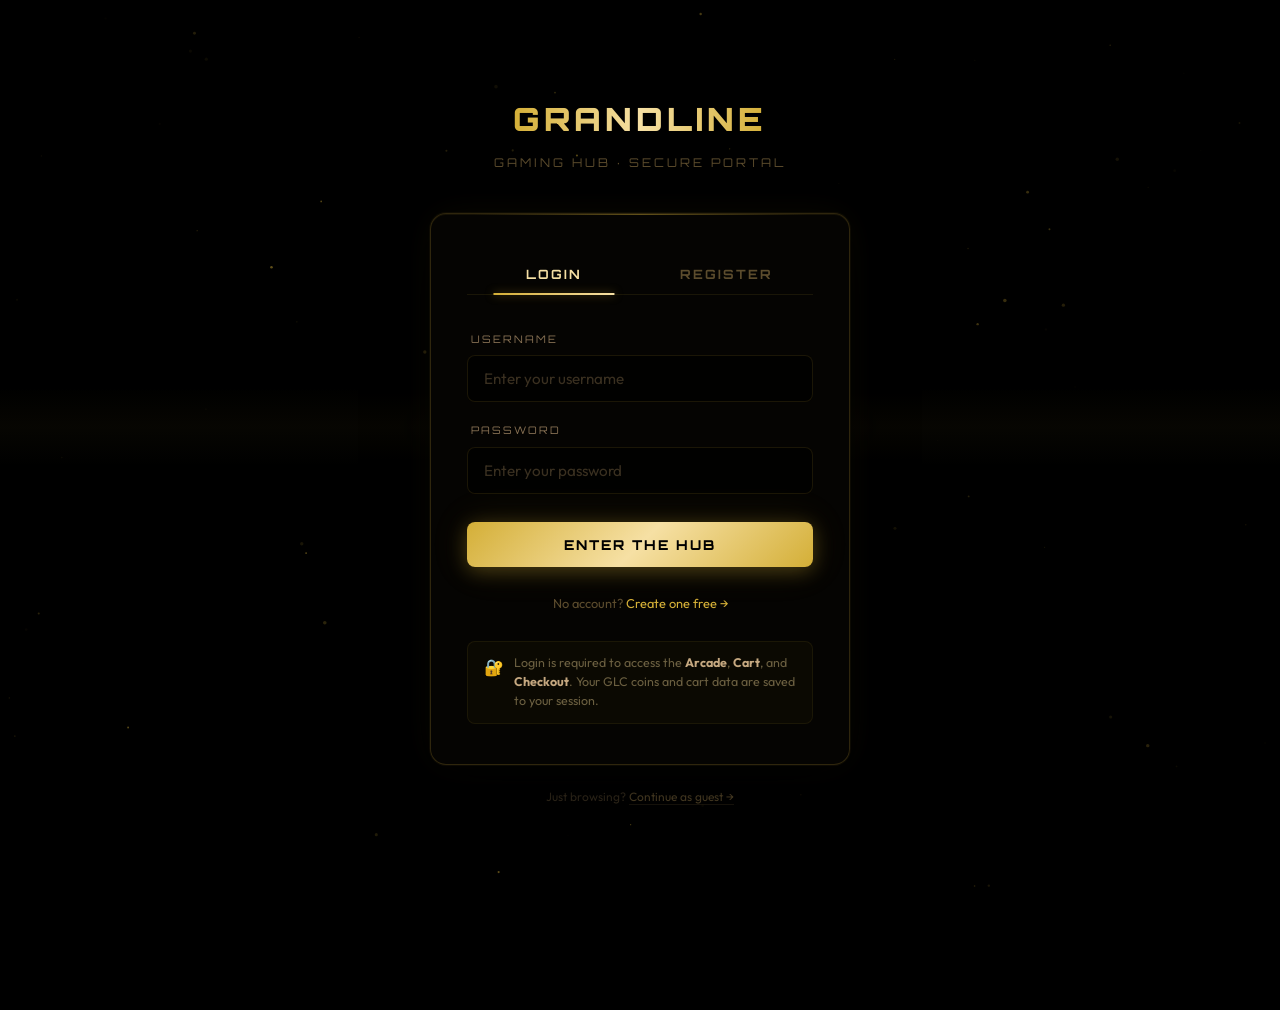
<file: arcade.html>
<!DOCTYPE html>
<html lang="en">

<head>
    <link href="newwww.png" type="image/x-icon" rel="icon">
    <meta name="viewport" content="width=device-width,initial-scale=1.0">
    <meta name="keywords" content="Grandline Gaming,GRANDLINE,Grandline,randline gaming ">
    <meta name="author" content="Mohammed">
    <meta name="description" content="Grandline Gaming - Play Games, Earn Coins, Buy Games!">
    <title>Grandline Arcade</title>
    <link rel="stylesheet" href="c.css">
    <script src="shared.js"></script>
</head>

<body>

    <!-- NAVBAR dynamically updated by shared.js -->
    <nav></nav>

    <div class="arcade-container">

        <!-- Arcade Hero Section -->
        <div class="arcade-hero" id="arcadeHero">
            <h1>GRANDLINE ARCADE</h1>
            <p>Play our retro mini-games, earn Grandline Coins (GLC), and redeem them for exclusive discounts in our
                store! 🪙</p>
        </div>

        <!-- Arcade Lobby Screen -->
        <div class="arcade-lobby" id="arcadeLobby">

            <!-- Game 1: Cyber Snake -->
            <div class="arcade-game-card snake">
                <div class="game-card-banner">
                    <div class="game-card-banner-fallback">🐍</div>
                </div>
                <div class="game-card-body">
                    <h2>Cyber Snake</h2>
                    <p>Navigate the neon grid, consume energy core fragments to grow, and avoid crashing into the power
                        walls. Retro classic revamped!</p>
                    <div class="game-payout-tag">🪙 Payout: 1 GLC per 10 points</div>
                    <button class="play-game-btn" onclick="startArcadeGame('snake')">Play Cyber Snake</button>
                </div>
            </div>

            <!-- Game 2: Space Defender -->
            <div class="arcade-game-card defender">
                <div class="game-card-banner">
                    <div class="game-card-banner-fallback">🚀</div>
                </div>
                <div class="game-card-body">
                    <h2>Space Defender</h2>
                    <p>Take control of the Grandline starfighter! Shoot down falling meteorites and space anomalies to
                        defend the gaming realm.</p>
                    <div class="game-payout-tag">🪙 Payout: 5 GLC per kill</div>
                    <button class="play-game-btn" onclick="startArcadeGame('defender')">Play Space Defender</button>
                </div>
            </div>

            <!-- Game 3: Memory Match -->
            <div class="arcade-game-card memory">
                <div class="game-card-banner">
                    <div class="game-card-banner-fallback">🃏</div>
                </div>
                <div class="game-card-body">
                    <h2>Memory Match</h2>
                    <p>Test your brain! Match game titles like Elden Ring, Wukong, and GTA V in a 4x4 holographic grid
                        before time runs out.</p>
                    <div class="game-payout-tag">🪙 Payout: 50 GLC on clear</div>
                    <button class="play-game-btn" onclick="startArcadeGame('memory')">Play Memory Match</button>
                </div>
            </div>

        </div>

        <!-- Active Game Screen (Hidden initially) -->
        <div class="arcade-active-screen" id="activeGameScreen" style="display: none;">

            <div class="active-game-header">
                <h2 id="activeGameTitle">Game Screen</h2>
                <button class="back-lobby-btn" onclick="exitToLobby()">Quit to Lobby</button>
            </div>

            <div class="game-viewport-container" id="viewportContainer">

                <!-- Game Canvas -->
                <canvas id="gameCanvas" width="480" height="400" class="game-canvas"></canvas>

                <!-- Memory Game HTML Grid -->
                <div id="memoryGrid" class="memory-grid" style="display: none;"></div>

                <!-- Overlays (Start, Game Over, Success) -->
                <div class="active-game-overlay" id="gameOverlay">
                    <div class="overlay-title" id="overlayTitle">Ready?</div>
                    <div class="overlay-subtitle" id="overlaySubtitle">Press the button below to start!</div>
                    <div class="overlay-reward" id="overlayReward" style="display: none;">Earned: 0 GLC</div>
                    <button class="start-game-btn" id="overlayBtn" onclick="runSelectedGame()">Start Mission</button>
                </div>

            </div>

            <div class="game-hud" id="gameHud">
                <div class="hud-item" id="hudItem1">Score: <span id="hudVal1">0</span></div>
                <div class="hud-item" id="hudItem2">High Score: <span id="hudVal2">0</span></div>
                <div class="hud-item" id="hudItem3">Coins Earned: <span id="hudVal3">0</span></div>
            </div>

        </div>

    </div>

    <footer>
        © 2026 Grandline Gaming — All Rights Reserved
    </footer>

    <!-- ARCADE SCRIPT SYSTEM -->
    <script>
        let currentGame = "";
        let canvas = document.getElementById("gameCanvas");
        let ctx = canvas.getContext("2d");

        let score = 0;
        let coinsEarned = 0;
        let isPlaying = false;
        let gameLoopId = null;

        // Keys State
        let keys = {};
        window.addEventListener("keydown", e => {
            keys[e.code] = true;
            // Prevent scrolling on space and arrows when playing in viewport
            if (isPlaying && ["Space", "ArrowUp", "ArrowDown", "ArrowLeft", "ArrowRight"].includes(e.code)) {
                e.preventDefault();
            }
        });
        window.addEventListener("keyup", e => keys[e.code] = false);

        // Main Lobby routing
        function startArcadeGame(gameType) {
            currentGame = gameType;
            document.getElementById("arcadeLobby").style.display = "none";
            document.getElementById("arcadeHero").style.display = "none";
            document.getElementById("activeGameScreen").style.display = "flex";

            // Set HUD titles and overlay initial state
            const title = document.getElementById("activeGameTitle");
            const oTitle = document.getElementById("overlayTitle");
            const oSubtitle = document.getElementById("overlaySubtitle");
            const oReward = document.getElementById("overlayReward");
            const oBtn = document.getElementById("overlayBtn");
            const canvasEl = document.getElementById("gameCanvas");
            const memGrid = document.getElementById("memoryGrid");

            canvasEl.style.display = "block";
            memGrid.style.display = "none";
            oReward.style.display = "none";
            document.getElementById("gameOverlay").style.display = "flex";

            if (gameType === "snake") {
                title.innerText = "Cyber Snake";
                oTitle.innerText = "Cyber Snake";
                oSubtitle.innerText = "Control the neon snake with Arrow Keys or WASD. Eat cells to grow!";
                oBtn.innerText = "Initialize Core";
                resetHUDLabels("Score", "High Score", "GLC Earned");
                updateHUD(0, localStorage.getItem("snake_high") || 0, 0);
            } else if (gameType === "defender") {
                title.innerText = "Space Defender";
                oTitle.innerText = "Space Defender";
                oSubtitle.innerText = "Move left/right with A/D or Arrow Keys. Shoot lasers using SPACEBAR!";
                oBtn.innerText = "Launch Starfighter";
                resetHUDLabels("Score", "Lives Left", "GLC Earned");
                updateHUD(0, 3, 0);
            } else if (gameType === "memory") {
                title.innerText = "Memory Match";
                oTitle.innerText = "Memory Match";
                oSubtitle.innerText = "Match all holographic cards within 60 seconds to claim the jackpot!";
                oBtn.innerText = "Engage Matrix";
                canvasEl.style.display = "none";
                memGrid.style.display = "grid";
                resetHUDLabels("Matches", "Timer", "GLC Earned");
                updateHUD("0/8", "60s", 0);
                setupMemoryGridHTML();
            }
        }

        function exitToLobby() {
            stopGameLoops();
            document.getElementById("activeGameScreen").style.display = "none";
            document.getElementById("arcadeLobby").style.display = "grid";
            document.getElementById("arcadeHero").style.display = "block";
        }

        function stopGameLoops() {
            isPlaying = false;
            if (gameLoopId) {
                cancelAnimationFrame(gameLoopId);
                gameLoopId = null;
            }
            if (memoryTimerInterval) {
                clearInterval(memoryTimerInterval);
                memoryTimerInterval = null;
            }
        }

        function resetHUDLabels(label1, label2, label3) {
            document.getElementById("hudItem1").innerHTML = `${label1}: <span id="hudVal1">0</span>`;
            document.getElementById("hudItem2").innerHTML = `${label2}: <span id="hudVal2">0</span>`;
            document.getElementById("hudItem3").innerHTML = `${label3}: <span id="hudVal3">0</span>`;
        }

        function updateHUD(val1, val2, val3) {
            document.getElementById("hudVal1").innerText = val1;
            document.getElementById("hudVal2").innerText = val2;
            document.getElementById("hudVal3").innerText = val3;
        }

        function runSelectedGame() {
            document.getElementById("gameOverlay").style.display = "none";
            isPlaying = true;
            score = 0;
            coinsEarned = 0;

            if (currentGame === "snake") {
                initSnakeGame();
            } else if (currentGame === "defender") {
                initDefenderGame();
            } else if (currentGame === "memory") {
                initMemoryGame();
            }
        }

        // ==========================================================================
        // CYBER SNAKE GAME PROGRAMMING
        // ==========================================================================
        let snake = [];
        let snakeDir = { x: 0, y: 0 };
        let nextDir = { x: 0, y: 0 };
        let snakeGridSize = 20;
        let food = { x: 0, y: 0 };
        let snakeSpeed = 100; // ms per step
        let lastSnakeTick = 0;
        let snakeParticles = [];

        function initSnakeGame() {
            snake = [
                { x: 10 * snakeGridSize, y: 10 * snakeGridSize },
                { x: 9 * snakeGridSize, y: 10 * snakeGridSize },
                { x: 8 * snakeGridSize, y: 10 * snakeGridSize }
            ];
            snakeDir = { x: snakeGridSize, y: 0 };
            nextDir = { x: snakeGridSize, y: 0 };
            score = 0;
            coinsEarned = 0;
            snakeParticles = [];
            spawnSnakeFood();

            lastSnakeTick = performance.now();
            updateHUD(0, localStorage.getItem("snake_high") || 0, 0);

            gameLoopId = requestAnimationFrame(snakeGameLoop);
        }

        function spawnSnakeFood() {
            food = {
                x: Math.floor(Math.random() * (canvas.width / snakeGridSize)) * snakeGridSize,
                y: Math.floor(Math.random() * (canvas.height / snakeGridSize)) * snakeGridSize
            };
            // Prevent spawning on snake body
            for (let cell of snake) {
                if (cell.x === food.x && cell.y === food.y) {
                    spawnSnakeFood();
                    break;
                }
            }
        }

        function snakeGameLoop(timestamp) {
            if (!isPlaying) return;
            gameLoopId = requestAnimationFrame(snakeGameLoop);

            // Handle snake input keys immediately to avoid input delay
            if ((keys["ArrowUp"] || keys["KeyW"]) && snakeDir.y === 0) nextDir = { x: 0, y: -snakeGridSize };
            if ((keys["ArrowDown"] || keys["KeyS"]) && snakeDir.y === 0) nextDir = { x: 0, y: snakeGridSize };
            if ((keys["ArrowLeft"] || keys["KeyA"]) && snakeDir.x === 0) nextDir = { x: -snakeGridSize, y: 0 };
            if ((keys["ArrowRight"] || keys["KeyD"]) && snakeDir.x === 0) nextDir = { x: snakeGridSize, y: 0 };

            // Clear Screen
            ctx.fillStyle = "#020205";
            ctx.fillRect(0, 0, canvas.width, canvas.height);

            // Draw Grid lines subtle cyber effect
            ctx.strokeStyle = "rgba(212, 175, 55, 0.04)";
            ctx.lineWidth = 1;
            for (let i = 0; i < canvas.width; i += snakeGridSize) {
                ctx.beginPath();
                ctx.moveTo(i, 0);
                ctx.lineTo(i, canvas.height);
                ctx.stroke();
            }
            for (let i = 0; i < canvas.height; i += snakeGridSize) {
                ctx.beginPath();
                ctx.moveTo(0, i);
                ctx.lineTo(canvas.width, i);
                ctx.stroke();
            }

            // Update snake movement based on speed interval
            let elapsed = timestamp - lastSnakeTick;
            if (elapsed > snakeSpeed) {
                lastSnakeTick = timestamp - (elapsed % snakeSpeed);
                snakeDir = nextDir;

                // Head calculation
                const head = { x: snake[0].x + snakeDir.x, y: snake[0].y + snakeDir.y };

                // Collision checks
                if (head.x < 0 || head.x >= canvas.width || head.y < 0 || head.y >= canvas.height || checkSnakeSelfCollision(head)) {
                    triggerGameOver("snake");
                    return;
                }

                snake.unshift(head);

                // Food eating check
                if (head.x === food.x && head.y === food.y) {
                    score += 10;
                    coinsEarned = Math.floor(score / 10);

                    // Create particles on eat
                    createSnakeParticles(food.x + snakeGridSize / 2, food.y + snakeGridSize / 2);

                    spawnSnakeFood();
                    // Accelerate slightly
                    snakeSpeed = Math.max(50, 100 - score * 0.25);

                    // Update HUD high scores
                    let high = localStorage.getItem("snake_high") || 0;
                    if (score > high) {
                        high = score;
                        localStorage.setItem("snake_high", high.toString());
                    }
                    updateHUD(score, high, coinsEarned);
                } else {
                    snake.pop();
                }
            }

            // Draw particles
            drawSnakeParticles();

            // Draw Food (Glowing gold core)
            ctx.shadowBlur = 10;
            ctx.shadowColor = "#f6e0a4";
            ctx.fillStyle = "#d4af37";
            ctx.beginPath();
            ctx.arc(food.x + snakeGridSize / 2, food.y + snakeGridSize / 2, snakeGridSize / 2.5, 0, Math.PI * 2);
            ctx.fill();

            // Draw Snake (Glowing cyber gold)
            ctx.shadowColor = "#d4af37";
            ctx.shadowBlur = 12;
            snake.forEach((cell, index) => {
                // Gradient styling for snake body
                let gradRatio = 1 - (index / snake.length);
                ctx.fillStyle = index === 0 ? "#ffffff" : `rgba(212, 175, 55, ${gradRatio})`;
                ctx.fillRect(cell.x + 1, cell.y + 1, snakeGridSize - 2, snakeGridSize - 2);
            });
            ctx.shadowBlur = 0; // reset shadow
        }

        function checkSnakeSelfCollision(head) {
            for (let i = 0; i < snake.length; i++) {
                if (snake[i].x === head.x && snake[i].y === head.y) return true;
            }
            return false;
        }

        function createSnakeParticles(x, y) {
            for (let i = 0; i < 15; i++) {
                snakeParticles.push({
                    x: x,
                    y: y,
                    vx: (Math.random() - 0.5) * 6,
                    vy: (Math.random() - 0.5) * 6,
                    alpha: 1,
                    size: Math.random() * 3 + 1,
                    color: Math.random() > 0.5 ? "#f6e0a4" : "#d4af37"
                });
            }
        }

        function drawSnakeParticles() {
            snakeParticles.forEach((p, idx) => {
                p.x += p.vx;
                p.y += p.vy;
                p.alpha -= 0.04;
                if (p.alpha <= 0) {
                    snakeParticles.splice(idx, 1);
                } else {
                    ctx.fillStyle = p.color;
                    ctx.globalAlpha = p.alpha;
                    ctx.fillRect(p.x, p.y, p.size, p.size);
                }
            });
            ctx.globalAlpha = 1.0; // reset
        }


        // ==========================================================================
        // SPACE DEFENDER GAME PROGRAMMING
        // ==========================================================================
        let playerShip = { x: 0, y: 0, width: 32, height: 24, speed: 6 };
        let playerLasers = [];
        let defenderEnemies = [];
        let defenderLives = 3;
        let lastLaserTime = 0;
        let stars = [];
        let defenderExplosions = [];

        function initDefenderGame() {
            playerShip.x = canvas.width / 2 - playerShip.width / 2;
            playerShip.y = canvas.height - playerShip.height - 15;
            playerLasers = [];
            defenderEnemies = [];
            defenderExplosions = [];
            defenderLives = 3;
            score = 0;
            coinsEarned = 0;

            // Build random moving background stars
            stars = [];
            for (let i = 0; i < 50; i++) {
                stars.push({
                    x: Math.random() * canvas.width,
                    y: Math.random() * canvas.height,
                    speed: Math.random() * 2 + 1,
                    size: Math.random() * 1.5 + 0.5
                });
            }

            updateHUD(score, defenderLives, coinsEarned);
            gameLoopId = requestAnimationFrame(defenderGameLoop);
        }

        function defenderGameLoop(timestamp) {
            if (!isPlaying) return;
            gameLoopId = requestAnimationFrame(defenderGameLoop);

            // Clear Screen
            ctx.fillStyle = "#020205";
            ctx.fillRect(0, 0, canvas.width, canvas.height);

            // Draw and Update Space Stars
            ctx.fillStyle = "#ffffff";
            stars.forEach(star => {
                star.y += star.speed;
                if (star.y > canvas.height) {
                    star.y = 0;
                    star.x = Math.random() * canvas.width;
                }
                ctx.fillRect(star.x, star.y, star.size, star.size);
            });

            // Player movement keys A/D/Arrows
            if (keys["ArrowLeft"] || keys["KeyA"]) {
                playerShip.x = Math.max(0, playerShip.x - playerShip.speed);
            }
            if (keys["ArrowRight"] || keys["KeyD"]) {
                playerShip.x = Math.min(canvas.width - playerShip.width, playerShip.x + playerShip.speed);
            }

            // Laser shooting with spacebar (cooldown 250ms)
            if (keys["Space"] && timestamp - lastLaserTime > 250) {
                playerLasers.push({
                    x: playerShip.x + playerShip.width / 2 - 2,
                    y: playerShip.y - 6,
                    width: 4,
                    height: 12,
                    speed: 8
                });
                lastLaserTime = timestamp;
            }

            // Laser Updates
            playerLasers.forEach((laser, idx) => {
                laser.y -= laser.speed;
                if (laser.y < -20) {
                    playerLasers.splice(idx, 1);
                } else {
                    ctx.shadowColor = "#f6e0a4";
                    ctx.shadowBlur = 8;
                    ctx.fillStyle = "#d4af37";
                    ctx.fillRect(laser.x, laser.y, laser.width, laser.height);
                    ctx.shadowBlur = 0;
                }
            });

            // Enemy Spawns (Asteroids and Alien drones drifting downwards)
            let spawnRate = Math.max(0.01, 0.015 + (score * 0.0001)); // gets harder
            if (Math.random() < spawnRate && defenderEnemies.length < 8) {
                defenderEnemies.push({
                    x: Math.random() * (canvas.width - 30),
                    y: -30,
                    width: 25 + Math.random() * 15,
                    height: 25 + Math.random() * 15,
                    speed: 1.5 + Math.random() * 2 + (score * 0.01),
                    color: Math.random() > 0.6 ? "#aa7c11" : "#5c4c2d"
                });
            }

            // Enemy Updates
            defenderEnemies.forEach((enemy, eIdx) => {
                enemy.y += enemy.speed;

                // Check if out of bounds
                if (enemy.y > canvas.height + 20) {
                    defenderEnemies.splice(eIdx, 1);
                    // Slight penalty or none
                } else {
                    // Draw Asteroid
                    ctx.fillStyle = enemy.color;
                    ctx.strokeStyle = "rgba(255, 255, 255, 0.1)";
                    ctx.lineWidth = 1;

                    ctx.beginPath();
                    ctx.arc(enemy.x + enemy.width / 2, enemy.y + enemy.height / 2, enemy.width / 2, 0, Math.PI * 2);
                    ctx.fill();
                    ctx.stroke();

                    // Collision check: Lasers vs Enemy
                    playerLasers.forEach((laser, lIdx) => {
                        if (checkRectOverlap(laser, enemy)) {
                            playerLasers.splice(lIdx, 1);
                            defenderEnemies.splice(eIdx, 1);
                            createDefenderExplosion(enemy.x + enemy.width / 2, enemy.y + enemy.height / 2, enemy.color);

                            score += 20;
                            coinsEarned = Math.floor(score / 4); // 5 GLC per kill (each kill is 20 score)

                            updateHUD(score, defenderLives, coinsEarned);
                        }
                    });

                    // Collision check: Player vs Enemy
                    if (checkRectOverlap(playerShip, enemy)) {
                        defenderEnemies.splice(eIdx, 1);
                        createDefenderExplosion(enemy.x + enemy.width / 2, enemy.y + enemy.height / 2, "#d4af37");
                        defenderLives--;

                        updateHUD(score, defenderLives, coinsEarned);

                        if (defenderLives <= 0) {
                            triggerGameOver("defender");
                        }
                    }
                }
            });

            // Explosion Updates
            defenderExplosions.forEach((exp, idx) => {
                exp.particles.forEach((p, pIdx) => {
                    p.x += p.vx;
                    p.y += p.vy;
                    p.life -= 0.05;
                    if (p.life <= 0) {
                        exp.particles.splice(pIdx, 1);
                    } else {
                        ctx.fillStyle = exp.color;
                        ctx.globalAlpha = p.life;
                        ctx.fillRect(p.x, p.y, p.size, p.size);
                    }
                });
                if (exp.particles.length === 0) {
                    defenderExplosions.splice(idx, 1);
                }
            });
            ctx.globalAlpha = 1.0; // Reset alpha

            // Draw player Spaceship (Glowing Neon Violet Cyber-fighter)
            ctx.shadowBlur = 12;
            ctx.shadowColor = "#d4af37";
            ctx.fillStyle = "#ffffff";
            ctx.beginPath();
            ctx.moveTo(playerShip.x + playerShip.width / 2, playerShip.y);
            ctx.lineTo(playerShip.x, playerShip.y + playerShip.height);
            ctx.lineTo(playerShip.x + playerShip.width, playerShip.y + playerShip.height);
            ctx.closePath();
            ctx.fill();

            // Draw thruster fire
            ctx.fillStyle = "#f6e0a4";
            ctx.fillRect(playerShip.x + playerShip.width / 2 - 4, playerShip.y + playerShip.height, 8, 4 + Math.random() * 8);
            ctx.shadowBlur = 0;
        }

        function checkRectOverlap(rect1, rect2) {
            return rect1.x < rect2.x + rect2.width &&
                rect1.x + rect1.width > rect2.x &&
                rect1.y < rect2.y + rect2.height &&
                rect1.y + rect1.height > rect2.y;
        }

        function createDefenderExplosion(x, y, color) {
            let particles = [];
            for (let i = 0; i < 20; i++) {
                particles.push({
                    x: x,
                    y: y,
                    vx: (Math.random() - 0.5) * 8,
                    vy: (Math.random() - 0.5) * 8,
                    size: Math.random() * 4 + 1.5,
                    life: 1.0
                });
            }
            defenderExplosions.push({ particles, color });
        }


        // ==========================================================================
        // MEMORY MATCH GAME PROGRAMMING (DOM-BASED HOLOGRAPHIC GRID)
        // ==========================================================================
        let memoryTitles = ["Elden Ring", "FC26", "Wukong", "GTA V", "Zelda", "One Piece", "Bleach", "Hollow Knight"];
        let memoryDeck = [];
        let memoryFlippedCards = [];
        let memoryMatchedPairsCount = 0;
        let memoryTimeRemaining = 60;
        let memoryTimerInterval = null;

        function setupMemoryGridHTML() {
            const grid = document.getElementById("memoryGrid");
            grid.innerHTML = "";

            // Double titles and shuffle
            memoryDeck = [...memoryTitles, ...memoryTitles];
            shuffleArray(memoryDeck);

            memoryDeck.forEach((title, index) => {
                const card = document.createElement("div");
                card.className = "memory-tile";
                card.dataset.index = index;
                card.dataset.title = title;

                card.innerHTML = `
                    <div class="memory-tile-inner">
                        <div class="memory-tile-face memory-tile-front"></div>
                        <div class="memory-tile-face memory-tile-back">${title}</div>
                    </div>
                `;

                card.addEventListener("click", () => handleMemoryCardClick(card));
                grid.appendChild(card);
            });
        }

        function shuffleArray(array) {
            for (let i = array.length - 1; i > 0; i--) {
                const j = Math.floor(Math.random() * (i + 1));
                [array[i], array[j]] = [array[j], array[i]];
            }
        }

        function initMemoryGame() {
            memoryFlippedCards = [];
            memoryMatchedPairsCount = 0;
            memoryTimeRemaining = 60;
            score = 0;
            coinsEarned = 0;

            setupMemoryGridHTML();

            updateHUD("0/8", "60s", 0);

            if (memoryTimerInterval) clearInterval(memoryTimerInterval);
            memoryTimerInterval = setInterval(() => {
                memoryTimeRemaining--;

                if (memoryTimeRemaining <= 0) {
                    clearInterval(memoryTimerInterval);
                    triggerGameOver("memory");
                } else {
                    updateHUD(`${memoryMatchedPairsCount}/8`, `${memoryTimeRemaining}s`, coinsEarned);
                }
            }, 1000);
        }

        function handleMemoryCardClick(card) {
            if (!isPlaying) return;
            // Prevent flipping matched or already flipped card
            if (card.classList.contains("flipped") || card.classList.contains("matched") || memoryFlippedCards.length >= 2) {
                return;
            }

            card.classList.add("flipped");
            memoryFlippedCards.push(card);

            if (memoryFlippedCards.length === 2) {
                score++; // Increment attempt score

                const card1 = memoryFlippedCards[0];
                const card2 = memoryFlippedCards[1];

                if (card1.dataset.title === card2.dataset.title) {
                    // Match found!
                    setTimeout(() => {
                        card1.classList.add("matched");
                        card2.classList.add("matched");
                        memoryFlippedCards = [];
                        memoryMatchedPairsCount++;

                        updateHUD(`${memoryMatchedPairsCount}/8`, `${memoryTimeRemaining}s`, coinsEarned);

                        if (memoryMatchedPairsCount === 8) {
                            clearInterval(memoryTimerInterval);
                            coinsEarned = 50; // Clear jackpot!
                            updateHUD("8/8", `${memoryTimeRemaining}s`, coinsEarned);
                            triggerGameSuccess("memory");
                        }
                    }, 400);
                } else {
                    // No match, flip back
                    setTimeout(() => {
                        card1.classList.remove("flipped");
                        card2.classList.remove("flipped");
                        memoryFlippedCards = [];
                    }, 1000);
                }
            }
        }


        // ==========================================================================
        // DYNAMIC STATE SYSTEM & GAME OVER WRAP-UPS
        // ==========================================================================
        function triggerGameOver(gameType) {
            stopGameLoops();

            // Add earned GLC to global wallet
            if (coinsEarned > 0) {
                updateGLC(coinsEarned);
                showToast(`Mission Terminated! Credited ${coinsEarned} GLC to wallet.`, "success");
            } else {
                showToast(`Mission Terminated! No coins earned this round.`, "error");
            }

            document.getElementById("overlayTitle").innerText = "MISSION FAILED";
            document.getElementById("overlaySubtitle").innerText = `Systems overloaded. You completed this attempt with a score of ${score}.`;

            const rewardBox = document.getElementById("overlayReward");
            rewardBox.style.display = "block";
            rewardBox.innerText = `Reward Credited: ${coinsEarned} GLC`;
            rewardBox.style.color = "var(--neon-orange)";

            document.getElementById("overlayBtn").innerText = "Reboot Simulator";
            document.getElementById("gameOverlay").style.display = "flex";
        }

        function triggerGameSuccess(gameType) {
            stopGameLoops();

            // Crediting large jackpot rewards
            updateGLC(coinsEarned);
            showToast(`COMPLETED! Earned ${coinsEarned} GLC Jackpot!`, "success");

            document.getElementById("overlayTitle").innerText = "MISSION COMPLETED";
            document.getElementById("overlaySubtitle").innerText = `Congratulations! You cracked the mainframe with ${memoryTimeRemaining} seconds remaining.`;

            const rewardBox = document.getElementById("overlayReward");
            rewardBox.style.display = "block";
            rewardBox.innerText = `GLC Payout: +${coinsEarned} COINS`;
            rewardBox.style.color = "var(--neon-green)";

            document.getElementById("overlayBtn").innerText = "Enter Arena Again";
            document.getElementById("gameOverlay").style.display = "flex";
        }
    </script>

</body>

</html>
</file>
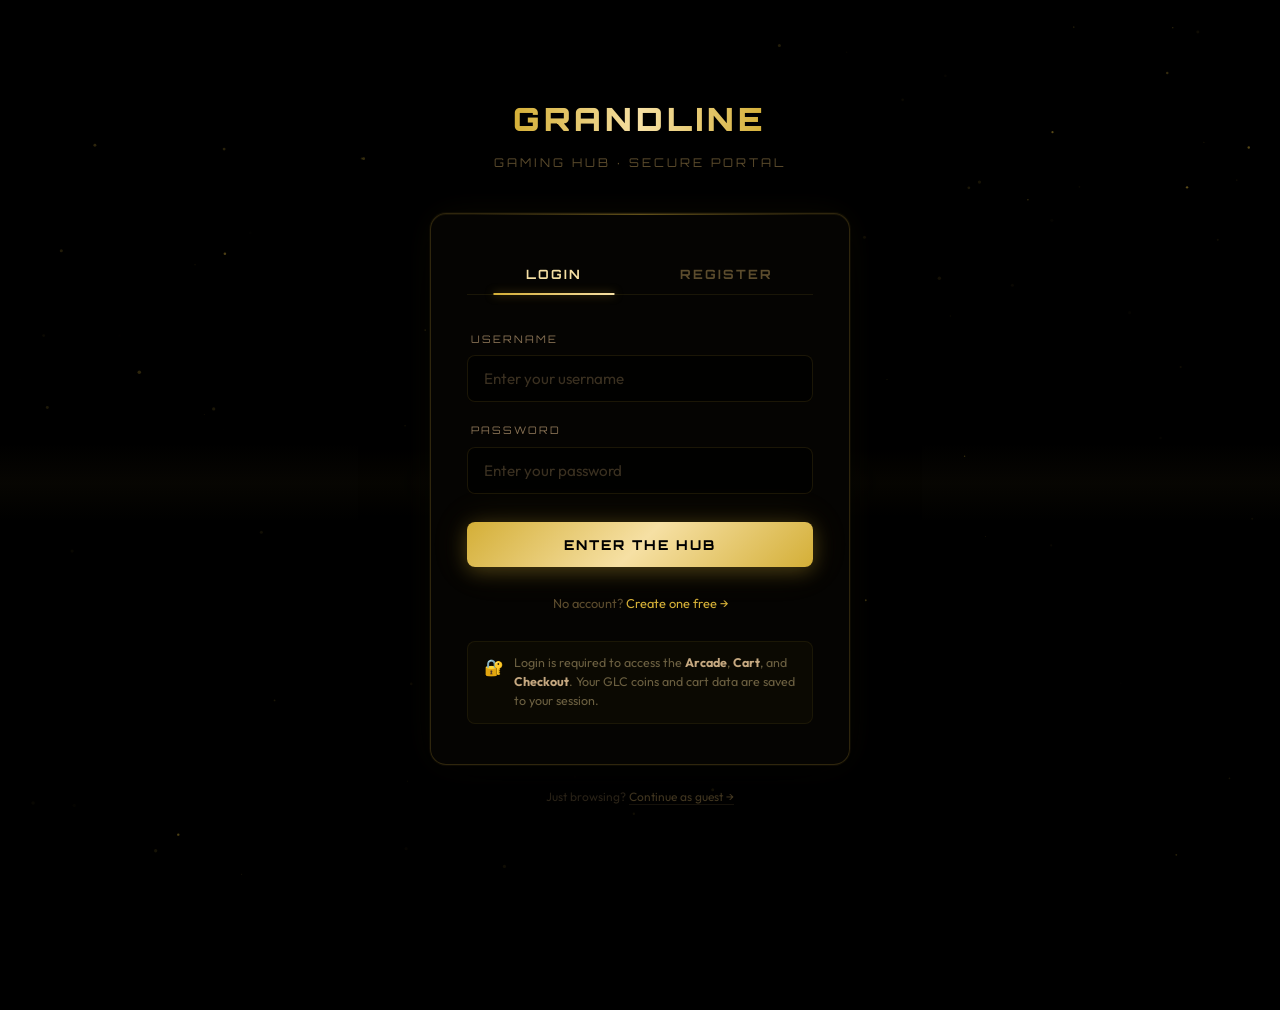
<file: cart.html>
<!DOCTYPE html>
<html lang="en">

<head>
    <link href="newwww.png" type="image/x-icon" rel="icon">
    <meta name="viewport" content="width=device-width,initial-scale=1.0">
    <meta name="keywords" content="Grandline Gaming,GRANDLINE,Grandline,randline gaming ">
    <meta name="author" content="Mohammed">
    <meta name="description" content="Grandline Gaming - Buy Games, Accounts and Gift Cards">
    <title>Grandline Gaming - Cart</title>
    <link rel="stylesheet" href="c.css">
    <script src="shared.js"></script>
</head>

<body>

    <!-- NAVBAR dynamically injected by shared.js -->
    <nav></nav>

    <div class="cart-page">
        <h1>Your Cart</h1>
        <div id="cartContainer"></div>
    </div>

    <script>
        let cart = JSON.parse(localStorage.getItem("cart")) || [];
        let coinsApplied = 0;
        let discountApplied = 0;

        function renderCart() {
            let container = document.getElementById("cartContainer");

            if (cart.length === 0) {
                container.innerHTML = `
                    <div class="empty-cart">
                        <h2>Your cart is empty</h2>
                        <p>Looks like you haven't added any games yet.</p>
                        <a href="games.html" class="browse-btn">Browse Games</a>
                    </div>
                `;
            } else {
                let total = 0;
                let gamesHTML = "";

                cart.forEach((game, index) => {
                    total += Number(game.price.replace("$", ""));

                    gamesHTML += `
                        <div class="cart-card" id="cartCard-${index}">
                            <div class="game-img-container">
                                <img src="${game.image}" class="game-img" alt="${game.name}">
                            </div>
                            <div class="game-info">
                                <h2>${game.name}</h2>
                                <p class="price">${game.price}</p>
                            </div>
                            <button class="remove-btn" onclick="animateRemove(${index})">
                                Remove
                            </button>
                        </div>
                    `;
                });

                // Calculate maximum coins they can redeem (100 coins = $1, up to the total price)
                let userCoins = getGLC();
                let maxRedeemableCoins = Math.min(userCoins, Math.floor(total * 100));

                container.innerHTML = `
                    <div class="cart-content">
                        <div class="cart-items">
                            ${gamesHTML}
                        </div>
                        
                        <div class="summary-box">
                            <h2>Order Summary</h2>
                            
                            <!-- Dynamic Loyalty points redemption -->
                            <div class="loyalty-discount-section">
                                <div class="loyalty-header">
                                    <span>🪙 LOYALTY DISCOUNT</span>
                                </div>
                                <div class="loyalty-body">
                                    <div class="loyalty-coins-available">
                                        Wallet: <span style="color: var(--neon-orange); font-weight:700;">${userCoins} GLC</span>
                                    </div>
                                    <div class="loyalty-redeem-controls">
                                        <div class="loyalty-input-container">
                                            <input type="number" id="coinRedeemInput" min="0" max="${maxRedeemableCoins}" 
                                                   value="${coinsApplied}" placeholder="Redeem Coins (100 = $1)" oninput="validateCoinRedeem(this, ${total})">
                                        </div>
                                        <button class="loyalty-apply-btn" onclick="applyLoyaltyCoins(${total})">Apply</button>
                                    </div>
                                    <div style="font-size:0.75rem; color:var(--text-muted);">
                                        Max redeemable: ${maxRedeemableCoins} GLC (-$${(maxRedeemableCoins / 100).toFixed(2)})
                                    </div>
                                </div>
                            </div>

                            <div class="summary-line">
                                <span>Subtotal</span>
                                <span>$${total.toFixed(2)}</span>
                            </div>
                            
                            <div class="summary-line discount" id="discountSummaryLine" style="display: none;">
                                <span>GLC Discount</span>
                                <span id="discountValueSummary">-$0.00</span>
                            </div>

                            <div class="summary-line total">
                                <span>Total</span>
                                <span id="cartTotalSummary">$${total.toFixed(2)}</span>
                            </div>

                            <a href="#" onclick="proceedToCheckout(event)" class="checkout-btn">
                                Proceed to Checkout
                            </a>
                        </div>
                    </div>
                `;

                // Run image fallback triggers in case new elements rendered in DOM
                setupImageFallbacks();

                // Keep values if they had already applied coins previously in this session
                let prevCoins = sessionStorage.getItem("coinsApplied");
                if (prevCoins) {
                    document.getElementById("coinRedeemInput").value = prevCoins;
                    applyLoyaltyCoins(total);
                }
            }
        }

        // Real-time boundary input adjustments
        function validateCoinRedeem(input, total) {
            let userCoins = getGLC();
            let maxRedeem = Math.min(userCoins, Math.floor(total * 100));
            let val = parseInt(input.value) || 0;
            if (val < 0) input.value = 0;
            if (val > maxRedeem) input.value = maxRedeem;
        }

        // Apply dynamic deduction Math
        function applyLoyaltyCoins(total) {
            let input = document.getElementById("coinRedeemInput");
            if (!input) return;

            let val = parseInt(input.value) || 0;
            let userCoins = getGLC();
            let maxRedeem = Math.min(userCoins, Math.floor(total * 100));

            if (val > maxRedeem) val = maxRedeem;

            coinsApplied = val;
            discountApplied = coinsApplied / 100;

            // Store applied values inside SessionStorage so checkout can inherit them
            sessionStorage.setItem("coinsApplied", coinsApplied.toString());
            sessionStorage.setItem("discountApplied", discountApplied.toString());

            // Re-render UI calculation values
            let finalPrice = total - discountApplied;

            let discountLine = document.getElementById("discountSummaryLine");
            let discountValSpan = document.getElementById("discountValueSummary");
            let cartTotalSpan = document.getElementById("cartTotalSummary");

            if (discountApplied > 0) {
                discountLine.style.display = "flex";
                discountValSpan.innerText = `-$${discountApplied.toFixed(2)}`;
                showToast(`Applied ${coinsApplied} GLC discount! Saved $${discountApplied.toFixed(2)} 🪙`);
            } else {
                discountLine.style.display = "none";
            }

            cartTotalSpan.innerText = `$${finalPrice.toFixed(2)}`;
        }

        // Custom validation on Proceed
        function proceedToCheckout(event) {
            event.preventDefault();
            if (cart.length === 0) {
                showToast("Your cart is empty! Browse catalog to shop.", "error");
                return;
            }
            // Navigate directly to card checkout screen
            location.href = "checkout.html";
        }

        // Custom smooth card removal keyframes
        function animateRemove(index) {
            let card = document.getElementById(`cartCard-${index}`);
            if (card) {
                card.classList.add("removing");

                // Wait for the slide-out animation to complete (500ms) before splicing state
                setTimeout(() => {
                    removeGame(index);
                }, 500);
            }
        }

        function removeGame(index) {
            cart.splice(index, 1);
            localStorage.setItem("cart", JSON.stringify(cart));

            // If cart becomes empty, clean up session loyalty discounts
            if (cart.length === 0) {
                sessionStorage.removeItem("coinsApplied");
                sessionStorage.removeItem("discountApplied");
            }

            showToast("Item deleted from cart.");
            renderCart();
        }

        // Render initially
        renderCart();
    </script>

    <footer>
        © 2026 Grandline Gaming — All Rights Reserved
    </footer>

</body>

</html>
</file>
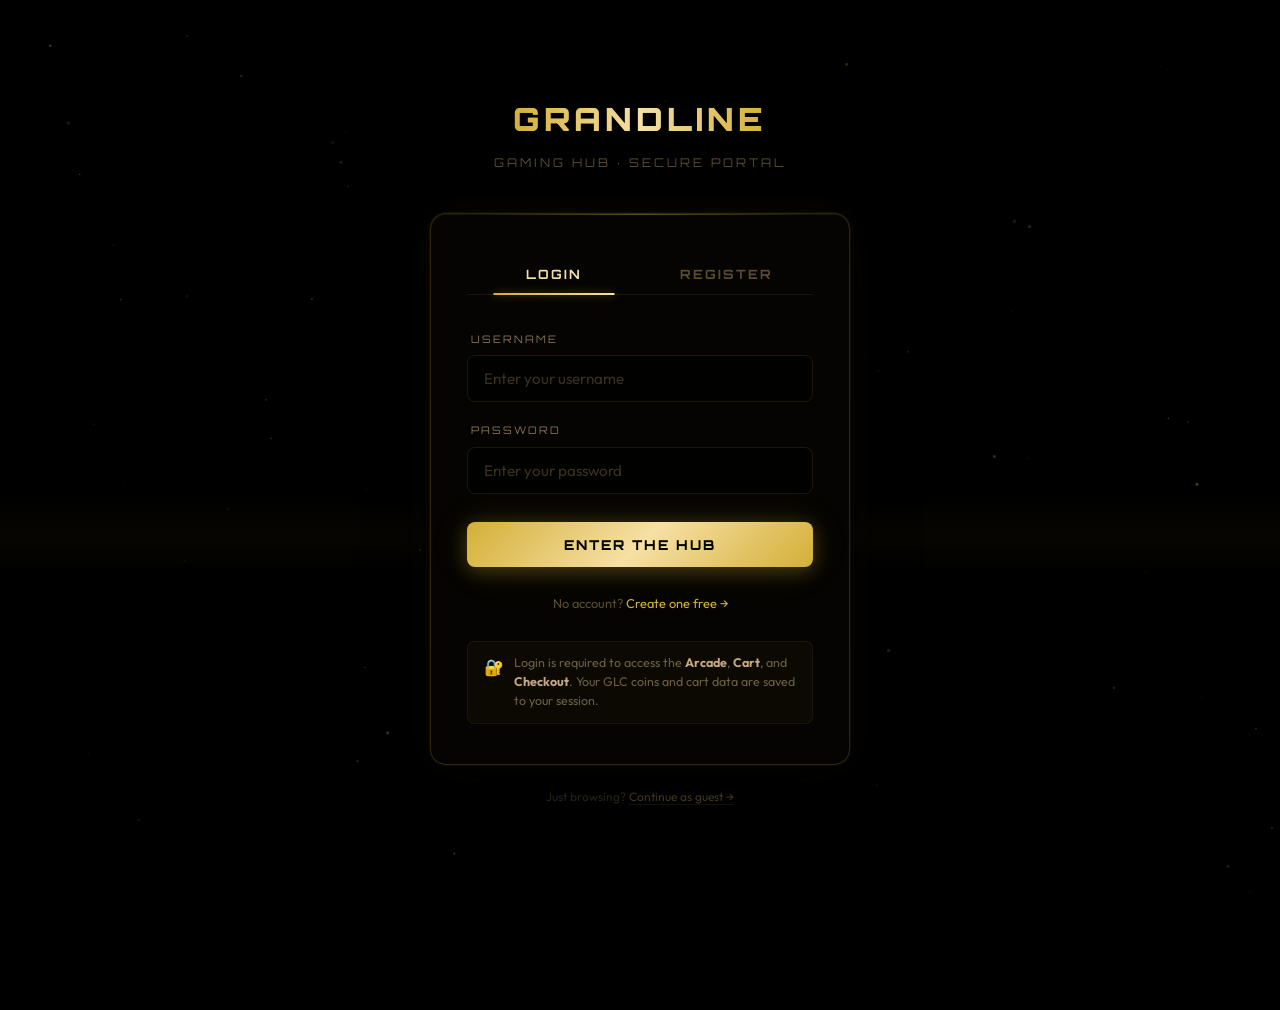
<file: checkout.html>
<!DOCTYPE html>
<html lang="en">

<head>
    <link href="newwww.png" type="image/x-icon" rel="icon">
    <meta name="viewport" content="width=device-width,initial-scale=1.0">
    <meta name="keywords" content="Grandline Gaming,GRANDLINE,Grandline,randline gaming ">
    <meta name="author" content="Mohammed">
    <meta name="description" content="Grandline Gaming - Buy Games, Accounts and Gift Cards">
    <title>Grandline Gaming - Checkout</title>
    <link rel="stylesheet" href="c.css">
    <script src="shared.js"></script>
</head>

<body>

    <!-- NAVBAR dynamically injected by shared.js -->
    <nav></nav>

    <div class="checkout-page">

        <div class="checkout-card" id="checkoutContainer">

            <h1>Checkout</h1>
            <p class="checkout-text">Complete your holographic secure purchase</p>

            <!-- Credit Card Real-Time 3D/Glass visualizer panel -->
            <div class="card-visual-wrapper">
                <div class="credit-card-visual" id="creditCardVisual">
                    <!-- Front Face -->
                    <div class="card-face card-face-front">
                        <div style="display: flex; justify-content: space-between; align-items: center;">
                            <div class="card-chip"></div>
                            <div class="card-network" id="cardNetwork">GRANDLINE</div>
                        </div>
                        <div class="card-num-display" id="cardNumDisplay">•••• •••• •••• ••••</div>
                        <div class="card-details-row">
                            <div>
                                <div class="card-holder-label">Card Holder</div>
                                <div class="card-holder-val" id="cardHolderDisplay">YOUR NAME</div>
                            </div>
                            <div>
                                <div class="card-exp-label">Expires</div>
                                <div class="card-exp-val" id="cardExpDisplay">MM/YY</div>
                            </div>
                        </div>
                    </div>
                    <!-- Back Face -->
                    <div class="card-face card-face-back">
                        <div class="card-stripe"></div>
                        <div class="card-back-body">
                            <div style="color:var(--text-secondary); font-size:0.6rem; text-transform:uppercase;">CVV /
                                CVC</div>
                            <div class="card-signature-area">
                                <div class="card-cvv-val" id="cardCvvDisplay">•••</div>
                            </div>
                            <div class="card-back-instructions">This card is property of the Grandline starfleet.
                                Authorized use only.</div>
                        </div>
                    </div>
                </div>
            </div>

            <!-- Checkout Form -->
            <form id="checkoutForm" onsubmit="handleCheckoutFormSubmit(event)">

                <input type="text" id="cardNameInput" placeholder="Full Name" oninput="syncCardName(this)" required>

                <input type="email" placeholder="Email Address" required>

                <input type="text" id="cardNumInput" placeholder="Card Number" maxlength="19"
                    oninput="syncCardNumber(this)" required>

                <div class="card-row">
                    <input type="text" id="cardExpInput" placeholder="MM/YY" maxlength="5" oninput="syncCardExp(this)"
                        required>
                    <input type="password" id="cardCvvInput" placeholder="CVV" maxlength="4" oninput="syncCardCvv(this)"
                        onfocus="flipCard(true)" onblur="flipCard(false)" required>
                </div>

                <div class="payment-summary">
                    <h3>Order Summary</h3>

                    <div class="summary-line"
                        style="font-size:0.85rem; color:var(--text-secondary); margin-bottom:8px;">
                        <span>Subtotal</span>
                        <span id="checkoutSubtotal">$0.00</span>
                    </div>

                    <div class="summary-line discount" id="checkoutDiscountLine"
                        style="font-size:0.85rem; color:var(--neon-green); margin-bottom:8px; display:none;">
                        <span>GLC Points Discount</span>
                        <span id="checkoutDiscount">-$0.00</span>
                    </div>

                    <div
                        style="font-weight: 700; display:flex; justify-content:space-between; align-items:center; margin-top:8px; border-top:1px solid rgba(255,255,255,0.05); padding-top:8px;">
                        <span style="font-size: 0.9rem;">Total Payment</span>
                        <span id="checkoutTotal" style="font-size:1.3rem;">$0.00</span>
                    </div>
                </div>

                <button type="submit">
                    Complete Payment
                </button>

            </form>

        </div>

    </div>

    <!-- SCRIPT FOR CARD SYNC & CHECKOUT SUCCESS -->
    <script>
        let cart = JSON.parse(localStorage.getItem("cart")) || [];
        let subtotal = 0;
        let discount = parseFloat(sessionStorage.getItem("discountApplied")) || 0;
        let coinsRedeemed = parseInt(sessionStorage.getItem("coinsApplied")) || 0;

        // Calculate checkout invoice totals
        cart.forEach(game => {
            subtotal += Number(game.price.replace("$", ""));
        });

        let finalTotal = Math.max(0, subtotal - discount);

        // Bind calculation elements in UI
        document.getElementById("checkoutSubtotal").innerText = "$" + subtotal.toFixed(2);

        if (discount > 0) {
            const discLine = document.getElementById("checkoutDiscountLine");
            const discSpan = document.getElementById("checkoutDiscount");
            discLine.style.display = "flex";
            discSpan.innerText = `-$${discount.toFixed(2)} (${coinsRedeemed} Coins)`;
        }

        document.getElementById("checkoutTotal").innerText = "$" + finalTotal.toFixed(2);

        // 3D Visual Card rotations
        function flipCard(isFlipped) {
            const card = document.getElementById("creditCardVisual");
            if (isFlipped) {
                card.classList.add("flipped");
            } else {
                card.classList.remove("flipped");
            }
        }

        // Live input listeners for mirror updates
        function syncCardName(input) {
            const display = document.getElementById("cardHolderDisplay");
            display.innerText = input.value.trim().toUpperCase() || "YOUR NAME";
        }

        function syncCardNumber(input) {
            const display = document.getElementById("cardNumDisplay");
            const network = document.getElementById("cardNetwork");

            // Filter digits only and format with spaces every 4 indexes
            let value = input.value.replace(/\D/g, '');
            let formatted = "";
            for (let i = 0; i < value.length; i++) {
                if (i > 0 && i % 4 === 0) formatted += " ";
                formatted += value[i];
            }
            input.value = formatted;

            display.innerText = formatted || "•••• •••• •••• ••••";

            // Simple bank network visual card routing
            if (value.startsWith("4")) {
                network.innerText = "VISA";
                network.style.color = "#3b82f6";
            } else if (value.startsWith("5")) {
                network.innerText = "MASTERCARD";
                network.style.color = "#ef4444";
            } else {
                network.innerText = "GRANDLINE";
                network.style.color = "var(--neon-cyan)";
            }
        }

        function syncCardExp(input) {
            const display = document.getElementById("cardExpDisplay");

            // Format automatically with slash MM/YY
            let value = input.value.replace(/\D/g, '');
            if (value.length > 2) {
                input.value = value.substring(0, 2) + "/" + value.substring(2, 4);
            } else {
                input.value = value;
            }
            display.innerText = input.value || "MM/YY";
        }

        function syncCardExpSelect(input) {
            // Unused but handles fallbacks
        }

        function syncCardCvv(input) {
            const display = document.getElementById("cardCvvDisplay");
            let value = input.value.replace(/\D/g, '');
            input.value = value;

            let masked = "";
            for (let i = 0; i < value.length; i++) masked += "•";
            display.innerText = masked || "•••";
        }

        // Complete Checkout and Invoice logic
        function handleCheckoutFormSubmit(event) {
            event.preventDefault();

            if (cart.length === 0) {
                showToast("Your cart is empty!", "error");
                return;
            }

            // Deduct coins if they were used for coupon
            if (coinsRedeemed > 0) {
                updateGLC(-coinsRedeemed);
            }

            // Record purchase globally for admin reporting
            const orderId = `GL-${Math.floor(100000 + Math.random() * 900000)}`;
            const currentBuyer = getCurrentUser();
            let purchases = JSON.parse(localStorage.getItem("gl_purchases") || "[]");
            const newPurchase = {
                id: orderId,
                username: currentBuyer,
                items: cart.map(item => ({ name: item.name, price: item.price })),
                total: finalTotal,
                timestamp: new Date().toLocaleString()
            };
            purchases.unshift(newPurchase);
            localStorage.setItem("gl_purchases", JSON.stringify(purchases));

            // Also update total spent in user accounts
            if (currentBuyer !== "Guest") {
                const users = JSON.parse(localStorage.getItem("gl_users") || "{}");
                if (users[currentBuyer]) {
                    users[currentBuyer].totalSpent = (users[currentBuyer].totalSpent || 0) + finalTotal;
                    users[currentBuyer].purchases = users[currentBuyer].purchases || [];
                    users[currentBuyer].purchases.push(newPurchase);
                    localStorage.setItem("gl_users", JSON.stringify(users));
                }
            }

            // Build individual invoice items list
            let itemsHTML = "";
            cart.forEach(game => {
                itemsHTML += `
                    <div class="invoice-row">
                        <span>${game.name}</span>
                        <span>${game.price}</span>
                    </div>
                `;
            });

            const checkoutCard = document.getElementById("checkoutContainer");

            // Replace form contents with animated success screen
            checkoutCard.innerHTML = `
                <div class="order-success-screen">
                    <div class="success-icon-circle">
                        <span class="success-icon-checkmark">✓</span>
                    </div>
                    
                    <h1>PAYMENT COMPLETED</h1>
                    <p class="checkout-text" style="margin-bottom:15px;">Your holographic keys have been authorized successfully.</p>
                    <div style="font-size:0.8rem; color:var(--neon-cyan); letter-spacing:1px; font-family:'Orbitron'; font-weight:600; text-transform:uppercase;">
                        Order Reference: #${orderId}
                    </div>

                    <!-- Holographic invoice block -->
                    <div class="invoice-box">
                        <div class="invoice-title">RECEIPT SPECIFICATION</div>
                        
                        ${itemsHTML}
                        
                        ${discount > 0 ? `
                        <div class="invoice-row" style="color: var(--neon-green); font-weight:600;">
                            <span>GLC Points Discount</span>
                            <span>-$${discount.toFixed(2)}</span>
                        </div>` : ''}

                        <div class="invoice-row grand-total">
                            <span>TOTAL PAID</span>
                            <span>$${finalTotal.toFixed(2)}</span>
                        </div>
                    </div>

                    <p style="font-size:0.8rem; color:var(--text-muted); margin-bottom:30px;">
                        A confirmation receipt has been dispatched to your email address. You have earned points for this purchase!
                    </p>

                    <div style="display:flex; gap:15px; justify-content:center; width:100%; flex-wrap:wrap;">
                        <button class="btn" style="flex:1 1 180px;" onclick="location.href='index.html'">Return Home</button>
                        <button class="btn" style="flex:1 1 180px; background:linear-gradient(135deg, var(--neon-pink), var(--neon-purple)); box-shadow:var(--glow-pink);" onclick="location.href='arcade.html'">Play Arcade</button>
                    </div>
                </div>
            `;

            // Clear catalog shopping cart from local storage
            localStorage.removeItem("cart");
            sessionStorage.removeItem("coinsApplied");
            sessionStorage.removeItem("discountApplied");

            // Award loyalty points for buying games! (10 coins for every $10 spent)
            let awardedCoins = Math.floor(finalTotal / 10) * 10;
            if (awardedCoins > 0) {
                setTimeout(() => {
                    updateGLC(awardedCoins);
                    showToast(`Loyalty Reward! Credited +${awardedCoins} GLC to your wallet for this purchase! 🪙`);
                }, 1000);
            }
        }
    </script>

    <footer>
        © 2026 Grandline Gaming — All Rights Reserved
    </footer>

</body>

</html>
</file>
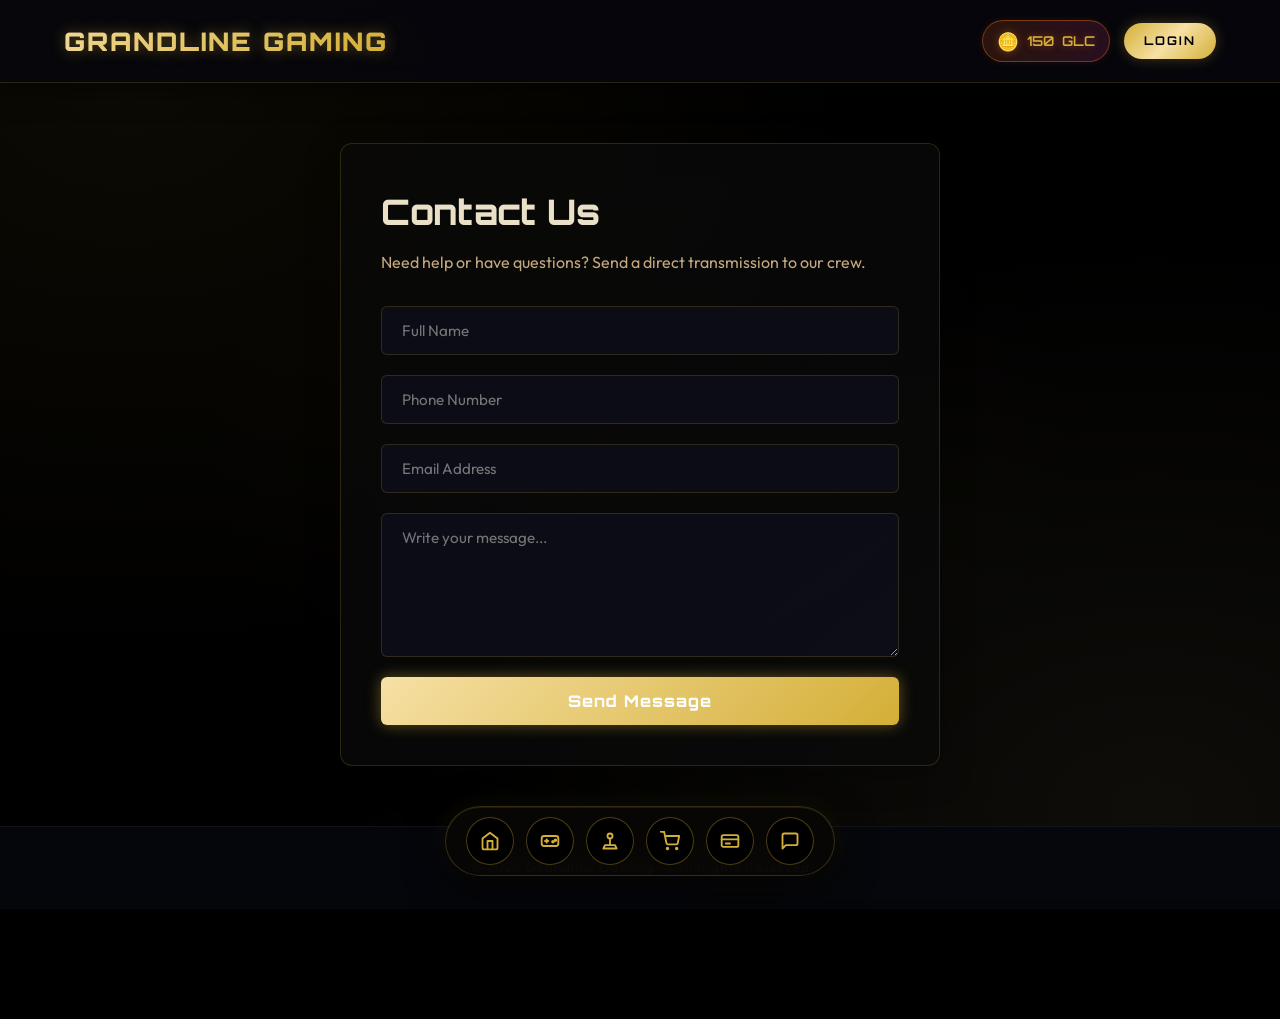
<file: cn.html>
<!DOCTYPE html>
<html lang="en">

<head>
    <link href="newwww.png" type="image/x-icon" rel="icon">
    <meta name="viewport" content="width=device-width,initial-scale=1.0">
    <meta name="keywords" content="Grandline Gaming,GRANDLINE,Grandline,randline gaming ">
    <meta name="author" content="Mohammed">
    <meta name="description" content="Grandline Gaming - Buy Games, Accounts and Gift Cards">
    <title>Grandline Gaming - Contact Us</title>
    <link rel="stylesheet" href="c.css">
    <script src="shared.js"></script>
</head>

<body>

    <!-- NAVBAR dynamically injected by shared.js -->
    <nav></nav>

    <div class="contact-page">

        <!-- Center Box: Form -->
        <div class="contact-box">
            <h1>Contact Us</h1>
            <p class="contact-text">Need help or have questions? Send a direct transmission to our crew.</p>

            <form id="contactForm" onsubmit="handleContactSubmit(event)">
                <input type="text" placeholder="Full Name" required>
                <input type="tel" placeholder="Phone Number" required>
                <input type="email" placeholder="Email Address" required>
                <textarea placeholder="Write your message..." rows="6" required></textarea>

                <button type="submit">Send Message</button>
            </form>
        </div>

    </div>

    <!-- CONTACT LOGIC -->
    <script>
        function handleContactSubmit(event) {
            event.preventDefault();

            // Clear inputs
            document.getElementById("contactForm").reset();

            // Fire global shared.js toast success popup
            showToast("Transmission successfully beamed! Our crew will respond shortly. ⚡");
        }
    </script>

    <footer>
        © 2026 Grandline Gaming — All Rights Reserved
    </footer>

</body>

</html>
</file>
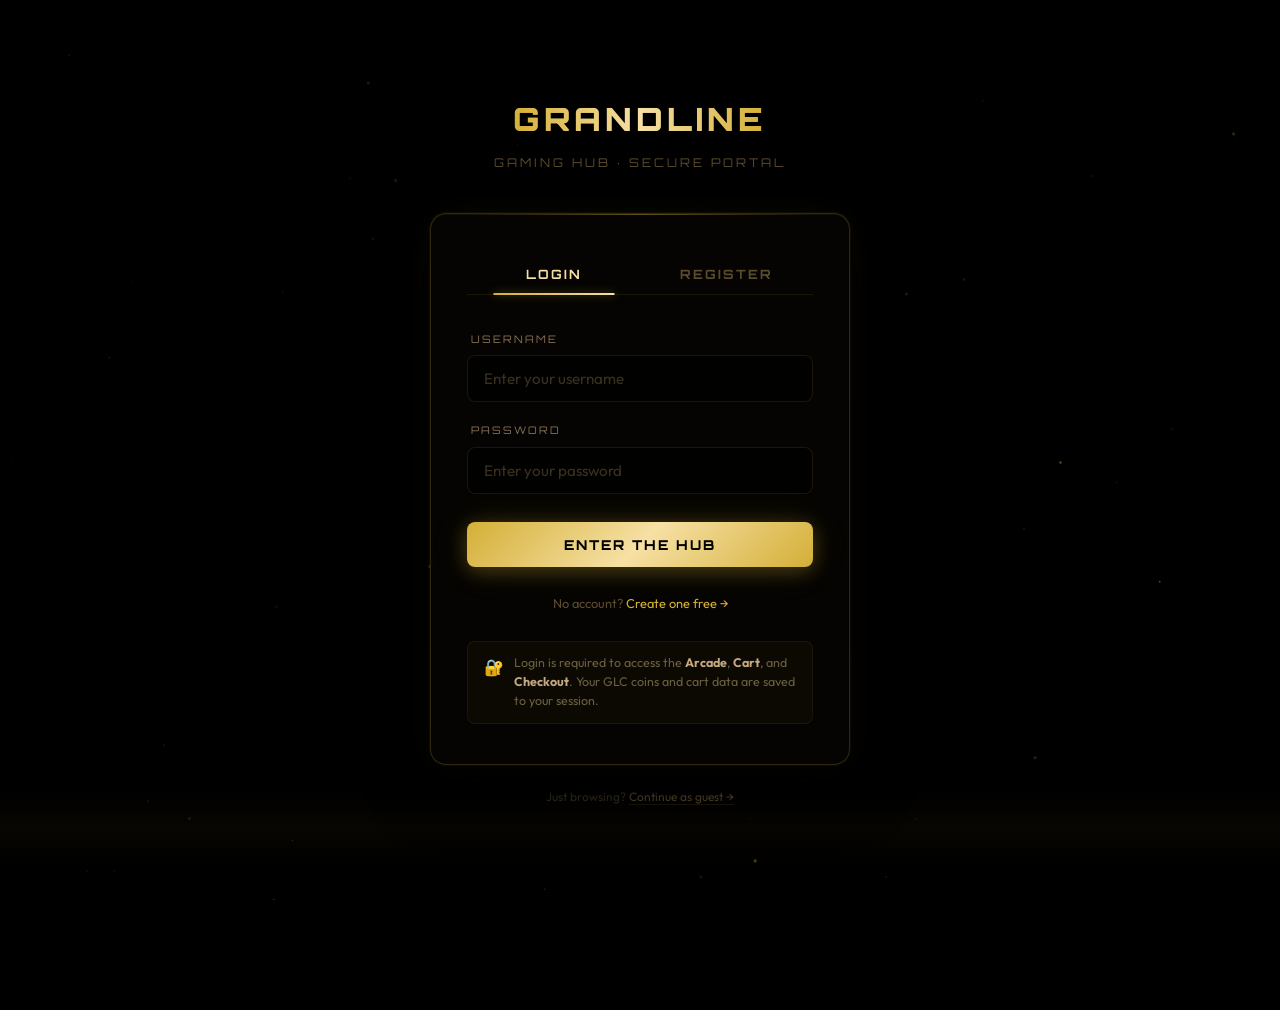
<file: login.html>
<!DOCTYPE html>
<html lang="en">

<head>
    <link href="newwww.png" type="image/x-icon" rel="icon">
    <meta name="viewport" content="width=device-width,initial-scale=1.0">
    <meta name="keywords" content="Grandline Gaming,GRANDLINE,Grandline,login">
    <meta name="author" content="Mohammed">
    <meta name="description" content="Grandline Gaming - Login or Register to access your account">
    <title>Grandline Gaming — Login</title>
    <link rel="stylesheet" href="c.css">
    <style>
        /* ======================================================
           LOGIN PAGE — Ultra-Dark Overlay System
           ====================================================== */

        html,
        body {
            background: #000000 !important;
            background-image: none !important;
            margin: 0;
            padding: 0;
            min-height: 100vh;
            display: flex;
            flex-direction: column;
            overflow: hidden;
        }

        /* Floating particle canvas backdrop */
        #loginCanvas {
            position: fixed;
            top: 0;
            left: 0;
            width: 100%;
            height: 100%;
            z-index: 0;
            pointer-events: none;
        }

        /* Central glass portal card */
        .login-portal {
            position: relative;
            z-index: 10;
            display: flex;
            flex-direction: column;
            align-items: center;
            justify-content: center;
            min-height: 100vh;
            padding: 30px 20px;
        }

        /* Brand header above card */
        .login-brand {
            font-family: 'Orbitron', sans-serif;
            font-weight: 900;
            font-size: 2rem;
            letter-spacing: 4px;
            text-transform: uppercase;
            background: linear-gradient(to right, #d4af37, #f6e0a4, #d4af37);
            -webkit-background-clip: text;
            -webkit-text-fill-color: transparent;
            margin-bottom: 8px;
            text-align: center;
        }

        .login-brand-sub {
            font-size: 0.75rem;
            color: #5c4c2d;
            letter-spacing: 3px;
            text-transform: uppercase;
            margin-bottom: 40px;
            text-align: center;
            font-family: 'Orbitron', sans-serif;
        }

        .login-card {
            width: 100%;
            max-width: 420px;
            background: rgba(6, 5, 3, 0.92);
            border: 1px solid rgba(212, 175, 55, 0.2);
            border-radius: 16px;
            padding: 40px 36px;
            box-shadow:
                0 0 0 1px rgba(212, 175, 55, 0.05),
                0 20px 60px rgba(0, 0, 0, 0.9),
                0 0 40px rgba(212, 175, 55, 0.06),
                inset 0 1px 0 rgba(212, 175, 55, 0.08);
            backdrop-filter: blur(20px);
            -webkit-backdrop-filter: blur(20px);
            position: relative;
            overflow: hidden;
        }

        /* Subtle inner glow trace */
        .login-card::before {
            content: '';
            position: absolute;
            top: 0;
            left: 10%;
            width: 80%;
            height: 1px;
            background: linear-gradient(to right, transparent, rgba(212, 175, 55, 0.4), transparent);
        }

        /* === Tabs === */
        .auth-tabs {
            display: flex;
            border-bottom: 1px solid rgba(212, 175, 55, 0.1);
            margin-bottom: 36px;
        }

        .auth-tab {
            flex: 1;
            padding: 12px 0;
            background: none;
            border: none;
            cursor: pointer;
            font-family: 'Orbitron', sans-serif;
            font-weight: 700;
            font-size: 0.8rem;
            letter-spacing: 2px;
            text-transform: uppercase;
            color: #5c4c2d;
            transition: all 0.3s ease;
            position: relative;
        }

        .auth-tab::after {
            content: '';
            position: absolute;
            bottom: -1px;
            left: 50%;
            transform: translateX(-50%);
            width: 0;
            height: 2px;
            background: linear-gradient(to right, #d4af37, #f6e0a4);
            transition: width 0.35s ease;
            box-shadow: 0 0 8px rgba(212, 175, 55, 0.5);
        }

        .auth-tab.active {
            color: #f6e0a4;
        }

        .auth-tab.active::after {
            width: 70%;
        }

        /* === Form panels === */
        .auth-panels {
            position: relative;
            overflow: hidden;
        }

        .auth-panel {
            display: none;
            flex-direction: column;
            gap: 20px;
            animation: panelFadeIn 0.4s ease forwards;
        }

        .auth-panel.active {
            display: flex;
        }

        @keyframes panelFadeIn {
            from {
                opacity: 0;
                transform: translateY(8px);
            }

            to {
                opacity: 1;
                transform: translateY(0);
            }
        }

        /* === Input Groups === */
        .input-group {
            display: flex;
            flex-direction: column;
            gap: 8px;
            position: relative;
        }

        .input-group label {
            font-family: 'Orbitron', sans-serif;
            font-size: 0.65rem;
            letter-spacing: 2px;
            text-transform: uppercase;
            color: #8a7355;
            padding-left: 4px;
        }

        .input-group input {
            width: 100%;
            padding: 13px 16px;
            background: rgba(0, 0, 0, 0.7);
            border: 1px solid rgba(212, 175, 55, 0.12);
            border-radius: 8px;
            color: #eae0c8;
            font-size: 0.95rem;
            font-family: 'Outfit', sans-serif;
            transition: all 0.3s ease;
        }

        .input-group input::placeholder {
            color: #3a3020;
        }

        .input-group input:focus {
            border-color: rgba(212, 175, 55, 0.5);
            box-shadow: 0 0 0 3px rgba(212, 175, 55, 0.07), 0 0 12px rgba(212, 175, 55, 0.15);
            background: rgba(10, 9, 5, 0.9);
            outline: none;
        }

        /* === Submit buttons === */
        .auth-btn {
            width: 100%;
            padding: 14px 20px;
            margin-top: 8px;
            font-family: 'Orbitron', sans-serif;
            font-weight: 800;
            font-size: 0.85rem;
            letter-spacing: 2px;
            text-transform: uppercase;
            color: #000;
            background: linear-gradient(135deg, #d4af37, #f6e0a4, #d4af37);
            border: none;
            border-radius: 8px;
            cursor: pointer;
            box-shadow: 0 4px 20px rgba(212, 175, 55, 0.3), 0 0 40px rgba(212, 175, 55, 0.1);
            transition: all 0.3s ease;
            position: relative;
            overflow: hidden;
        }

        .auth-btn::before {
            content: '';
            position: absolute;
            top: 0;
            left: -100%;
            width: 100%;
            height: 100%;
            background: linear-gradient(90deg, transparent, rgba(255, 255, 255, 0.25), transparent);
            transition: left 0.5s ease;
        }

        .auth-btn:hover::before {
            left: 100%;
        }

        .auth-btn:hover {
            transform: translateY(-2px);
            box-shadow: 0 8px 30px rgba(212, 175, 55, 0.5);
        }

        .auth-btn:active {
            transform: translateY(0);
        }

        /* === Error / hint text === */
        .auth-error {
            display: none;
            padding: 10px 14px;
            background: rgba(200, 50, 50, 0.08);
            border: 1px solid rgba(200, 50, 50, 0.25);
            border-radius: 6px;
            color: #f87171;
            font-size: 0.82rem;
            text-align: center;
        }

        .auth-error.visible {
            display: block;
        }

        .auth-hint {
            text-align: center;
            font-size: 0.8rem;
            color: #5c4c2d;
            margin-top: 6px;
        }

        .auth-hint span {
            color: #d4af37;
            cursor: pointer;
            transition: color 0.2s;
        }

        .auth-hint span:hover {
            color: #f6e0a4;
        }

        /* === Divider === */
        .auth-divider {
            display: flex;
            align-items: center;
            gap: 12px;
            color: #3a3020;
            font-size: 0.7rem;
            letter-spacing: 1px;
        }

        .auth-divider::before,
        .auth-divider::after {
            content: '';
            flex: 1;
            height: 1px;
            background: rgba(212, 175, 55, 0.08);
        }

        /* === Protected info notice === */
        .auth-notice {
            margin-top: 28px;
            padding: 12px 16px;
            background: rgba(212, 175, 55, 0.03);
            border: 1px solid rgba(212, 175, 55, 0.08);
            border-radius: 8px;
            display: flex;
            gap: 10px;
            align-items: flex-start;
            font-size: 0.78rem;
            color: #6b5f40;
            line-height: 1.5;
        }

        .auth-notice-icon {
            color: #d4af37;
            font-size: 1rem;
            flex-shrink: 0;
            margin-top: 1px;
        }

        /* === Skip guest link === */
        .guest-link {
            margin-top: 22px;
            font-size: 0.75rem;
            color: #3a3020;
            text-align: center;
        }

        .guest-link a {
            color: #5c4c2d;
            border-bottom: 1px solid rgba(92, 76, 45, 0.3);
            transition: color 0.2s;
        }

        .guest-link a:hover {
            color: #8a7355;
        }

        /* === Floating particle styles are handled by canvas === */
    </style>
</head>

<body>

    <!-- Particle Canvas Background -->
    <canvas id="loginCanvas"></canvas>

    <!-- Login Portal -->
    <div class="login-portal">

        <div class="login-brand">GRANDLINE</div>
        <div class="login-brand-sub">Gaming Hub · Secure Portal</div>

        <div class="login-card">

            <!-- Tabs -->
            <div class="auth-tabs">
                <button class="auth-tab active" id="tabLogin" onclick="switchTab('login')">Login</button>
                <button class="auth-tab" id="tabRegister" onclick="switchTab('register')">Register</button>
            </div>

            <!-- Login Panel -->
            <div class="auth-panel active" id="panelLogin">
                <div class="input-group">
                    <label for="loginUser">Username</label>
                    <input type="text" id="loginUser" placeholder="Enter your username" autocomplete="username">
                </div>
                <div class="input-group">
                    <label for="loginPass">Password</label>
                    <input type="password" id="loginPass" placeholder="Enter your password"
                        autocomplete="current-password">
                </div>
                <div class="auth-error" id="loginError">Incorrect username or password. Try again.</div>
                <button class="auth-btn" onclick="handleLogin()">Enter the Hub</button>
                <div class="auth-hint">
                    No account? <span onclick="switchTab('register')">Create one free →</span>
                </div>
            </div>

            <!-- Register Panel -->
            <div class="auth-panel" id="panelRegister">
                <div class="input-group">
                    <label for="regUser">Username</label>
                    <input type="text" id="regUser" placeholder="Choose a username" autocomplete="username">
                </div>
                <div class="input-group">
                    <label for="regEmail">Email</label>
                    <input type="email" id="regEmail" placeholder="your@email.com" autocomplete="email">
                </div>
                <div class="input-group">
                    <label for="regPass">Password</label>
                    <input type="password" id="regPass" placeholder="Create a strong password"
                        autocomplete="new-password">
                </div>
                <div class="input-group">
                    <label for="regConfirm">Confirm Password</label>
                    <input type="password" id="regConfirm" placeholder="Repeat your password"
                        autocomplete="new-password">
                </div>
                <div class="auth-error" id="registerError">Passwords do not match.</div>
                <button class="auth-btn" onclick="handleRegister()">Create Account</button>
                <div class="auth-hint">
                    Already have an account? <span onclick="switchTab('login')">← Login here</span>
                </div>
            </div>

            <!-- Protected notice -->
            <div class="auth-notice">
                <div class="auth-notice-icon">🔐</div>
                <div>Login is required to access the <strong style="color:#c5a880;">Arcade</strong>, <strong
                        style="color:#c5a880;">Cart</strong>, and <strong style="color:#c5a880;">Checkout</strong>. Your
                    GLC coins and cart data are saved to your session.</div>
            </div>

        </div>

        <!-- Guest-only access link -->
        <div class="guest-link">
            Just browsing? <a href="index.html">Continue as guest →</a>
        </div>

    </div>

    <script>
        // ----------------------------------------------------------------
        // TAB SWITCHING
        // ----------------------------------------------------------------
        function switchTab(tab) {
            const loginPanel = document.getElementById('panelLogin');
            const registerPanel = document.getElementById('panelRegister');
            const tabLogin = document.getElementById('tabLogin');
            const tabRegister = document.getElementById('tabRegister');

            document.getElementById('loginError').classList.remove('visible');
            document.getElementById('registerError').classList.remove('visible');

            if (tab === 'login') {
                loginPanel.classList.add('active');
                registerPanel.classList.remove('active');
                tabLogin.classList.add('active');
                tabRegister.classList.remove('active');
            } else {
                registerPanel.classList.add('active');
                loginPanel.classList.remove('active');
                tabRegister.classList.add('active');
                tabLogin.classList.remove('active');
            }
        }

        // ----------------------------------------------------------------
        // LOGIN HANDLER
        // ----------------------------------------------------------------
        function handleLogin() {
            const username = document.getElementById('loginUser').value.trim();
            const password = document.getElementById('loginPass').value;
            const errBox = document.getElementById('loginError');

            if (!username || !password) {
                errBox.innerText = 'Please fill in all fields.';
                errBox.classList.add('visible');
                return;
            }

            // Load stored users
            const users = JSON.parse(localStorage.getItem('gl_users') || '{}');

            if (!users[username] || users[username].password !== password) {
                errBox.innerText = 'Incorrect username or password. Try again.';
                errBox.classList.add('visible');
                shakeCard();
                return;
            }

            // Check if blocked
            const blockedList = JSON.parse(localStorage.getItem("gl_blocked_users") || "[]");
            if (blockedList.includes(username) || users[username].blocked === true) {
                errBox.innerText = 'This account has been suspended by the Administrator.';
                errBox.classList.add('visible');
                shakeCard();
                return;
            }

            // Successful login
            errBox.classList.remove('visible');
            localStorage.setItem('userLoggedIn', 'true');
            localStorage.setItem('currentUser', username);

            // Redirect back to original target or homepage
            const params = new URLSearchParams(window.location.search);
            const redirect = params.get('redirect') || 'index.html';
            window.location.href = redirect;
        }

        // ----------------------------------------------------------------
        // REGISTER HANDLER
        // ----------------------------------------------------------------
        function handleRegister() {
            const username = document.getElementById('regUser').value.trim();
            const email = document.getElementById('regEmail').value.trim();
            const password = document.getElementById('regPass').value;
            const confirm = document.getElementById('regConfirm').value;
            const errBox = document.getElementById('registerError');

            if (!username || !email || !password || !confirm) {
                errBox.innerText = 'Please fill in all fields.';
                errBox.classList.add('visible');
                return;
            }

            if (password !== confirm) {
                errBox.innerText = 'Passwords do not match. Try again.';
                errBox.classList.add('visible');
                shakeCard();
                return;
            }

            if (password.length < 4) {
                errBox.innerText = 'Password must be at least 4 characters.';
                errBox.classList.add('visible');
                return;
            }

            // Save new user
            const users = JSON.parse(localStorage.getItem('gl_users') || '{}');

            if (users[username]) {
                errBox.innerText = 'That username is already taken. Choose another.';
                errBox.classList.add('visible');
                return;
            }

            users[username] = { 
                password, 
                email,
                joined: new Date().toLocaleDateString(),
                isAdmin: false,
                visits: 1,
                lastActive: new Date().toLocaleString(),
                blocked: false
            };
            localStorage.setItem('gl_users', JSON.stringify(users));

            // Auto-login immediately
            localStorage.setItem('userLoggedIn', 'true');
            localStorage.setItem('currentUser', username);

            // Notify and redirect
            const params = new URLSearchParams(window.location.search);
            const redirect = params.get('redirect') || 'index.html';

            // Small visual success before redirect
            errBox.style.background = 'rgba(16, 185, 129, 0.08)';
            errBox.style.borderColor = 'rgba(16, 185, 129, 0.25)';
            errBox.style.color = '#10b981';
            errBox.innerText = `Welcome, ${username}! Accessing the Hub...`;
            errBox.classList.add('visible');

            setTimeout(() => {
                window.location.href = redirect;
            }, 900);
        }

        // ----------------------------------------------------------------
        // SHAKE animation for login card on error
        // ----------------------------------------------------------------
        function shakeCard() {
            const card = document.querySelector('.login-card');
            card.style.animation = 'none';
            card.offsetHeight; // force reflow
            card.style.animation = 'shakeCard 0.4s ease';
        }

        // Allow Enter key to submit forms
        document.addEventListener('keydown', (e) => {
            if (e.key === 'Enter') {
                const loginPanel = document.getElementById('panelLogin');
                const registerPanel = document.getElementById('panelRegister');
                if (loginPanel.classList.contains('active')) handleLogin();
                else if (registerPanel.classList.contains('active')) handleRegister();
            }
        });

        // ----------------------------------------------------------------
        // FLOATING PARTICLES CANVAS BACKGROUND
        // ----------------------------------------------------------------
        const canvas = document.getElementById('loginCanvas');
        const ctx = canvas.getContext('2d');
        let particles = [];

        function resizeCanvas() {
            canvas.width = window.innerWidth;
            canvas.height = window.innerHeight;
        }
        resizeCanvas();
        window.addEventListener('resize', resizeCanvas);

        // Generate initial particles
        function createParticles(count) {
            for (let i = 0; i < count; i++) {
                particles.push({
                    x: Math.random() * canvas.width,
                    y: Math.random() * canvas.height,
                    radius: Math.random() * 1.5 + 0.3,
                    alpha: Math.random() * 0.4 + 0.05,
                    vx: (Math.random() - 0.5) * 0.18,
                    vy: (Math.random() - 0.5) * 0.18,
                    pulse: Math.random() * Math.PI * 2,
                    pulseSpeed: Math.random() * 0.015 + 0.005
                });
            }
        }
        createParticles(100);

        function drawParticles() {
            ctx.clearRect(0, 0, canvas.width, canvas.height);

            // Subtle vignette
            const vignette = ctx.createRadialGradient(
                canvas.width / 2, canvas.height / 2, canvas.width * 0.15,
                canvas.width / 2, canvas.height / 2, canvas.width * 0.75
            );
            vignette.addColorStop(0, 'rgba(0,0,0,0)');
            vignette.addColorStop(1, 'rgba(0,0,0,0.65)');
            ctx.fillStyle = vignette;
            ctx.fillRect(0, 0, canvas.width, canvas.height);

            // Floating gold dust particles
            particles.forEach(p => {
                p.x += p.vx;
                p.y += p.vy;
                p.pulse += p.pulseSpeed;

                // Wrap edges
                if (p.x < 0) p.x = canvas.width;
                if (p.x > canvas.width) p.x = 0;
                if (p.y < 0) p.y = canvas.height;
                if (p.y > canvas.height) p.y = 0;

                const pulsedAlpha = p.alpha * (0.5 + 0.5 * Math.sin(p.pulse));

                ctx.beginPath();
                ctx.arc(p.x, p.y, p.radius, 0, Math.PI * 2);
                ctx.fillStyle = `rgba(212, 175, 55, ${pulsedAlpha})`;
                ctx.fill();
            });

            // Thin horizontal gold line sweeping effect
            const sweepY = (Date.now() / 30) % canvas.height;
            const sweepGrad = ctx.createLinearGradient(0, sweepY - 40, 0, sweepY + 40);
            sweepGrad.addColorStop(0, 'rgba(212, 175, 55, 0)');
            sweepGrad.addColorStop(0.5, 'rgba(212, 175, 55, 0.03)');
            sweepGrad.addColorStop(1, 'rgba(212, 175, 55, 0)');
            ctx.fillStyle = sweepGrad;
            ctx.fillRect(0, sweepY - 40, canvas.width, 80);

            requestAnimationFrame(drawParticles);
        }
        drawParticles();
    </script>

    <style>
        @keyframes shakeCard {
            0% {
                transform: translateX(0);
            }

            20% {
                transform: translateX(-8px);
            }

            40% {
                transform: translateX(8px);
            }

            60% {
                transform: translateX(-5px);
            }

            80% {
                transform: translateX(5px);
            }

            100% {
                transform: translateX(0);
            }
        }
    </style>

</body>

</html>
</file>
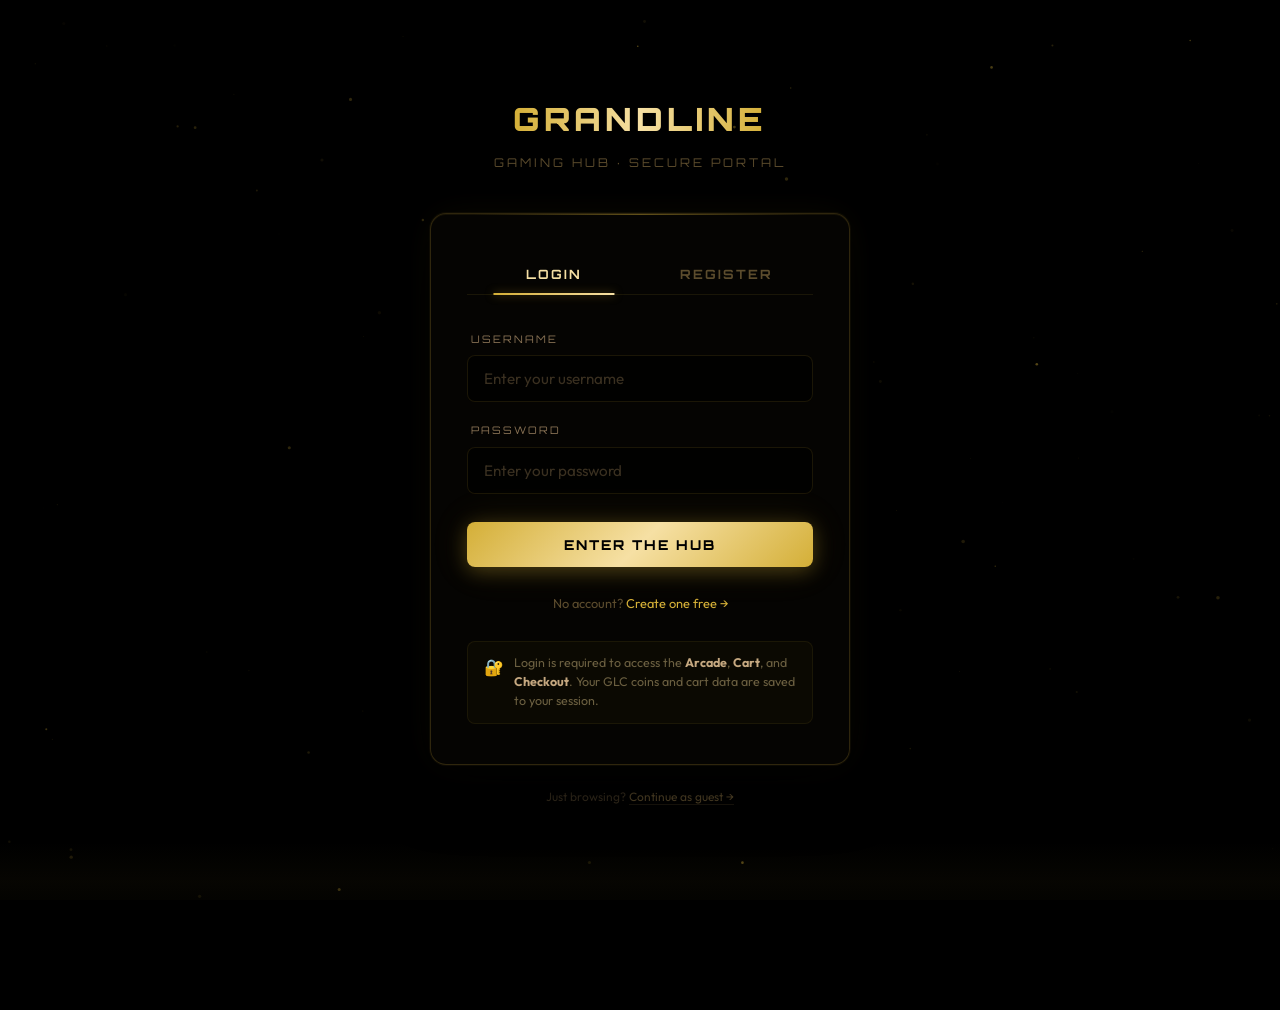
<file: support.html>
<!DOCTYPE html>
<html lang="en">

<head>
    <link href="newwww.png" type="image/x-icon" rel="icon">
    <meta name="viewport" content="width=device-width,initial-scale=1.0">
    <meta name="keywords" content="Grandline Gaming,GRANDLINE,Grandline,support,chat">
    <meta name="author" content="Mohammed">
    <meta name="description" content="Grandline Gaming - Direct Secure Holographic Live Support Channel">
    <title>Grandline Gaming - Support Channel</title>
    <link rel="stylesheet" href="c.css">
    <script src="shared.js"></script>
    <style>
        /* ==========================================================================
           SUPPORT PORTAL CYBERPUNK INTERFACE STYLES
           ========================================================================== */

        .chat-portal-container {
            max-width: 800px;
            margin: 40px auto 100px auto;
            padding: 0 20px;
            width: 100%;
            flex-grow: 1;
            display: flex;
            flex-direction: column;
        }

        .chat-header {
            text-align: center;
            margin-bottom: 30px;
        }

        .chat-header h1 {
            font-family: 'Orbitron', sans-serif;
            font-size: 2.3rem;
            font-weight: 900;
            letter-spacing: 2px;
            background: linear-gradient(135deg, var(--neon-cyan), var(--neon-purple));
            -webkit-background-clip: text;
            -webkit-text-fill-color: transparent;
            text-shadow: var(--glow-cyan);
            margin-bottom: 6px;
        }

        .chat-header p {
            font-size: 0.95rem;
            color: var(--text-secondary);
        }

        /* --- THE MESSAGE CENTER TERMINAL --- */
        .chat-box-card {
            background: var(--bg-glass);
            border: 1px solid var(--border-glass);
            border-radius: var(--radius);
            backdrop-filter: blur(15px);
            -webkit-backdrop-filter: blur(15px);
            box-shadow: 0 10px 40px rgba(0, 0, 0, 0.7);
            display: flex;
            flex-direction: column;
            height: 550px;
            position: relative;
            overflow: hidden;
        }

        /* System Info Status Band */
        .chat-status-bar {
            background: rgba(255, 255, 255, 0.02);
            border-bottom: 1px solid rgba(212, 175, 55, 0.15);
            padding: 14px 20px;
            display: flex;
            justify-content: space-between;
            align-items: center;
            font-family: 'Orbitron', sans-serif;
            font-size: 0.75rem;
            letter-spacing: 1px;
        }

        .status-indicator {
            display: flex;
            align-items: center;
            gap: 6px;
            color: var(--neon-green);
        }

        .status-dot {
            width: 8px;
            height: 8px;
            border-radius: 50%;
            background-color: var(--neon-green);
            box-shadow: 0 0 8px var(--neon-green);
            animation: pulseStatus 1.8s infinite ease-in-out;
        }

        @keyframes pulseStatus {
            0%, 100% { opacity: 0.5; }
            50% { opacity: 1; }
        }

        /* Messages area wrapper */
        .chat-messages-area {
            flex-grow: 1;
            padding: 24px;
            overflow-y: auto;
            display: flex;
            flex-direction: column;
            gap: 16px;
            background: radial-gradient(circle at center, rgba(212, 175, 55, 0.02) 0%, transparent 80%);
        }

        /* Message Bubbles */
        .msg-bubble-wrapper {
            display: flex;
            flex-direction: column;
            max-width: 75%;
            width: fit-content;
        }

        .msg-bubble-wrapper.outgoing {
            align-self: flex-end;
            align-items: flex-end;
        }

        .msg-bubble-wrapper.incoming {
            align-self: flex-start;
            align-items: flex-start;
        }

        .msg-bubble {
            padding: 12px 18px;
            border-radius: 12px;
            font-size: 0.92rem;
            line-height: 1.5;
            font-family: 'Outfit', sans-serif;
        }

        .outgoing .msg-bubble {
            background: linear-gradient(135deg, rgba(212, 175, 55, 0.1), rgba(170, 124, 17, 0.05));
            border: 1px solid rgba(212, 175, 55, 0.35);
            color: var(--text-primary);
            border-bottom-right-radius: 2px;
            box-shadow: 0 4px 15px rgba(212, 175, 55, 0.05);
        }

        .incoming .msg-bubble {
            background: rgba(255, 255, 255, 0.03);
            border: 1px solid rgba(255, 255, 255, 0.1);
            color: var(--text-primary);
            border-bottom-left-radius: 2px;
        }

        .msg-meta {
            font-size: 0.7rem;
            color: var(--text-muted);
            margin-top: 5px;
            font-family: 'Orbitron', sans-serif;
            letter-spacing: 0.5px;
        }

        /* --- INPUT CONTROL BAR --- */
        .chat-input-bar {
            border-top: 1px solid rgba(255, 255, 255, 0.05);
            padding: 16px;
            background: rgba(0, 0, 0, 0.4);
            display: flex;
            gap: 12px;
            align-items: center;
        }

        .chat-text-input {
            flex-grow: 1;
            padding: 14px 20px;
            background: rgba(0, 0, 0, 0.6);
            border: 1px solid var(--border-glass);
            border-radius: 30px;
            font-size: 0.95rem;
            color: var(--text-primary);
            transition: all var(--transition-speed);
        }

        .chat-text-input:focus {
            border-color: var(--neon-cyan);
            box-shadow: var(--glow-cyan);
            outline: none;
            background: rgba(10, 9, 6, 0.8);
        }

        .chat-send-btn {
            background: linear-gradient(135deg, var(--neon-cyan), var(--neon-purple));
            color: #000;
            padding: 12px 24px;
            border-radius: 30px;
            font-family: 'Orbitron', sans-serif;
            font-weight: 800;
            font-size: 0.82rem;
            letter-spacing: 1px;
            cursor: pointer;
            transition: all var(--transition-speed);
            box-shadow: 0 4px 15px rgba(212, 175, 55, 0.25);
            display: flex;
            align-items: center;
            gap: 6px;
        }

        .chat-send-btn:hover {
            transform: translateY(-2px);
            box-shadow: var(--glow-cyan);
        }

        .chat-send-btn:active {
            transform: translateY(0);
        }

        /* Empty message box state */
        .chat-empty-state {
            text-align: center;
            margin: auto;
            color: var(--text-muted);
            max-width: 320px;
        }

        .chat-empty-state div {
            font-size: 3rem;
            margin-bottom: 12px;
            animation: floatSupportIcon 3s infinite ease-in-out;
        }

        @keyframes floatSupportIcon {
            0%, 100% { transform: translateY(0); }
            50% { transform: translateY(-8px); }
        }

        /* Custom Scrollbars */
        .chat-messages-area::-webkit-scrollbar {
            width: 5px;
        }
        .chat-messages-area::-webkit-scrollbar-track {
            background: transparent;
        }
        .chat-messages-area::-webkit-scrollbar-thumb {
            background: var(--border-glass);
            border-radius: 4px;
        }
        .chat-messages-area::-webkit-scrollbar-thumb:hover {
            background: var(--neon-cyan);
        }
    </style>
</head>

<body>

    <!-- NAVBAR dynamically injected by shared.js -->
    <nav></nav>

    <div class="chat-portal-container">

        <!-- Header -->
        <header class="chat-header">
            <h1>SUPPORT CHANNEL</h1>
            <p>Direct secure communication node to the Grandline Command Crew</p>
        </header>

        <!-- Chat Portal Console -->
        <div class="chat-box-card">
            
            <!-- Status Info Bar -->
            <div class="chat-status-bar">
                <div class="status-indicator">
                    <span class="status-dot"></span>
                    <span>CHANNEL SECURED</span>
                </div>
                <div style="color: var(--text-secondary);">OPERATOR: COMMAND CREW</div>
            </div>

            <!-- Messages Timeline Area -->
            <div class="chat-messages-area" id="chatMessagesTimeline">
                <!-- Message timeline bubbles go here -->
            </div>

            <!-- Input controller panel -->
            <div class="chat-input-bar">
                <input type="text" class="chat-text-input" id="messageTextInput" onkeydown="handleInputKeyPress(event)" placeholder="Type a message to the Grandline crew...">
                <button class="chat-send-btn" onclick="sendMessage()">
                    <span>🚀</span> SEND
                </button>
            </div>

        </div>

    </div>

    <!-- CHAT COMMUNICATION WORKSPACE SCRIPT -->
    <script>
        const chatArea = document.getElementById("chatMessagesTimeline");
        const inputField = document.getElementById("messageTextInput");
        const currentUser = getCurrentUser();

        // Refresh and render the dialogue thread
        function renderDialogue() {
            const allMessages = JSON.parse(localStorage.getItem("gl_messages") || "[]");
            
            // Filter dialogue exchanged between current user and admin m_x2b2
            const dialogue = allMessages.filter(msg => 
                (msg.from === currentUser && msg.to === "m_x2b2") || 
                (msg.from === "m_x2b2" && msg.to === currentUser)
            );

            // Sort by time (oldest first)
            dialogue.sort((a, b) => new Date(a.timestamp) - new Date(b.timestamp));

            if (dialogue.length === 0) {
                chatArea.innerHTML = `
                    <div class="chat-empty-state">
                        <div>💬</div>
                        <p style="font-family:'Orbitron'; font-size:0.9rem; font-weight:600; color:var(--text-secondary); margin-bottom:8px;">TRANSMITTER STANDBY</p>
                        <p style="font-size:0.8rem;">No messages exchanged yet. Send a direct transmission and our crew will respond as soon as they log in.</p>
                    </div>
                `;
                return;
            }

            chatArea.innerHTML = "";

            dialogue.forEach(msg => {
                const isOutgoing = (msg.from === currentUser);
                const wrapper = document.createElement("div");
                wrapper.className = `msg-bubble-wrapper ${isOutgoing ? 'outgoing' : 'incoming'}`;
                
                const bubble = document.createElement("div");
                bubble.className = "msg-bubble";
                bubble.innerText = msg.content;
                
                const meta = document.createElement("div");
                meta.className = "msg-meta";
                
                // Format name labels nicely
                const senderName = isOutgoing ? "YOU" : "GRANDLINE CREW";
                meta.innerText = `${senderName} • ${new Date(msg.timestamp).toLocaleTimeString([], {hour: '2-digit', minute:'2-digit'})}`;

                wrapper.appendChild(bubble);
                wrapper.appendChild(meta);
                chatArea.appendChild(wrapper);
            });

            // Auto scroll to bottom
            chatArea.scrollTop = chatArea.scrollHeight;
        }

        // Send a message
        function sendMessage() {
            const text = inputField.value.trim();
            if (!text) return;

            let allMessages = JSON.parse(localStorage.getItem("gl_messages") || "[]");
            
            const newMsg = {
                id: "MSG-" + Date.now() + Math.floor(Math.random() * 1000),
                from: currentUser,
                to: "m_x2b2",
                content: text,
                timestamp: new Date().toISOString(),
                read: false
            };

            allMessages.push(newMsg);
            localStorage.setItem("gl_messages", JSON.stringify(allMessages));

            // Clean inputs and reload dialogue
            inputField.value = "";
            renderDialogue();
            
            // Dispatch dynamic state update for real-time response if admin page is open
            window.dispatchEvent(new Event("storage"));

            // Trigger simulated bot reply if user is talking to admin but admin is offline, for a premium feel
            simulateCrewReply(text);
        }

        // Simulated intelligent chatbot receipt responses (looks amazing and keeps things responsive)
        function simulateCrewReply(userText) {
            const lowText = userText.toLowerCase();
            let autoReply = "";

            if (lowText.includes("hello") || lowText.includes("hi") || lowText.includes("hey")) {
                autoReply = "Greetings spacefarer! We've received your greeting. How can we help you in the Grandline Gaming Hub today? 🪙";
            } else if (lowText.includes("coin") || lowText.includes("glc") || lowText.includes("wallet")) {
                autoReply = "Need more GLC coins? Play retro games in our Arcade tab to earn score points, then redeem them at Cart checkout to receive direct coupons! 🎮";
            } else if (lowText.includes("refund") || lowText.includes("cancel") || lowText.includes("return")) {
                autoReply = "Transactions on the secure Grandline ledger are typically permanent, but you can leave your email, order ID, and reason here. Our administrative officers will review it shortly!";
            } else {
                // Default acknowledgment
                autoReply = "Transmission received! Your message has been logged in our secure ledger. An administrative crew officer will review this conversation and reply directly to you shortly. 🛡️";
            }

            // Delayed simulation reply
            setTimeout(() => {
                let allMessages = JSON.parse(localStorage.getItem("gl_messages") || "[]");
                
                // Add simulated reply from admin
                allMessages.push({
                    id: "MSG-AUTO-" + Date.now(),
                    from: "m_x2b2",
                    to: currentUser,
                    content: autoReply,
                    timestamp: new Date().toISOString(),
                    read: false
                });

                localStorage.setItem("gl_messages", JSON.stringify(allMessages));
                renderDialogue();
            }, 2500);
        }

        function handleInputKeyPress(e) {
            if (e.key === "Enter") {
                sendMessage();
            }
        }

        // Bootstrap load and setup polling loop to pull updates dynamically
        document.addEventListener("DOMContentLoaded", () => {
            renderDialogue();
            
            // Poll for new messages every 3 seconds
            setInterval(renderDialogue, 3000);
        });
    </script>

    <!-- FOOTER -->
    <footer>
        © 2026 Grandline Gaming — All Rights Reserved
    </footer>

</body>
</html>
</file>
<file: c.css>
/* ==========================================================================
   GRANDLINE GAMING - MODERN CYBERPUNK STYLING SYSTEM
   ========================================================================== */

@import url('https://fonts.googleapis.com/css2?family=Inter:wght@300;400;500;600;700&family=Orbitron:wght@400;600;800;900&family=Outfit:wght@300;400;500;600;700&display=swap');

/* --- CSS Variables & Design Tokens --- */
:root {
    /* Colors */
    --bg-deep: #000000;
    --bg-primary: #050505;
    --bg-secondary: #0c0c0c;
    --bg-glass: rgba(10, 10, 10, 0.75);
    --border-glass: rgba(212, 175, 55, 0.18);

    --neon-purple: #d4af37;
    /* Gold Main */
    --neon-cyan: #f6e0a4;
    /* Gold Light */
    --neon-pink: #aa7c11;
    /* Gold Dark */
    --neon-green: #10b981;
    /* Accent green for success */
    --neon-orange: #d4af37;
    /* Gold coin */

    --text-primary: #eae0c8;
    /* Soft golden-white */
    --text-secondary: #c5a880;
    /* Elegant bronze-gold */
    --text-muted: #8a7355;
    /* Subtle dark bronze */

    /* Glowing Effects */
    --glow-cyan: 0 0 15px rgba(212, 175, 55, 0.45);
    --glow-purple: 0 0 15px rgba(170, 124, 17, 0.45);
    --glow-pink: 0 0 15px rgba(246, 224, 164, 0.35);

    /* Layout */
    --max-width: 1200px;
    --transition-speed: 0.3s;
    --radius: 12px;
}

/* --- Base & Reset --- */
* {
    margin: 0;
    padding: 0;
    box-sizing: border-box;
    scroll-behavior: smooth;
}

body {
    background-color: var(--bg-deep);
    background-image:
        radial-gradient(at 10% 10%, rgba(212, 175, 55, 0.06) 0px, transparent 50%),
        radial-gradient(at 90% 90%, rgba(246, 224, 164, 0.06) 0px, transparent 50%),
        radial-gradient(at 50% 50%, rgba(170, 124, 17, 0.03) 0px, transparent 50%);
    background-attachment: fixed;
    color: var(--text-primary);
    font-family: 'Outfit', 'Inter', sans-serif;
    line-height: 1.6;
    overflow-x: hidden;
    min-height: 100vh;
    display: flex;
    flex-direction: column;
}

a {
    color: inherit;
    text-decoration: none;
    transition: all var(--transition-speed) ease;
}

button,
input,
select,
textarea {
    font-family: inherit;
    background: none;
    border: none;
    outline: none;
    color: inherit;
}

/* --- Header & Navigation --- */
nav {
    display: flex;
    justify-content: space-between;
    align-items: center;
    padding: 20px 5%;
    background: rgba(6, 7, 13, 0.85);
    backdrop-filter: blur(12px);
    -webkit-backdrop-filter: blur(12px);
    border-bottom: 1px solid var(--border-glass);
    position: sticky;
    top: 0;
    z-index: 1000;
    box-shadow: 0 4px 30px rgba(0, 0, 0, 0.5);
    transition: all var(--transition-speed) ease;
}

nav .logo {
    font-family: 'Orbitron', sans-serif;
    font-weight: 900;
    font-size: 1.6rem;
    letter-spacing: 2px;
    background: linear-gradient(135deg, var(--neon-cyan), var(--neon-purple));
    -webkit-background-clip: text;
    -webkit-text-fill-color: transparent;
    text-shadow: var(--glow-cyan);
    position: relative;
    cursor: pointer;
}

nav ul {
    display: flex;
    list-style: none;
    align-items: center;
    gap: 25px;
}

nav ul li a {
    font-weight: 500;
    font-size: 0.95rem;
    letter-spacing: 1px;
    padding: 8px 16px;
    border-radius: 20px;
    border: 1px solid transparent;
}

nav ul li a:hover,
nav ul li a.active {
    color: var(--neon-cyan);
    border-color: rgba(212, 175, 55, 0.3);
    background: rgba(212, 175, 55, 0.06);
    text-shadow: var(--glow-cyan);
}

/* GLC Coin Counter */
.coin-counter {
    display: flex;
    align-items: center;
    gap: 8px;
    background: linear-gradient(90deg, rgba(249, 115, 22, 0.15), rgba(236, 72, 153, 0.15));
    border: 1px solid rgba(249, 115, 22, 0.4);
    padding: 6px 14px;
    border-radius: 30px;
    font-family: 'Orbitron', sans-serif;
    font-weight: 600;
    font-size: 0.85rem;
    color: var(--neon-orange);
    text-shadow: 0 0 8px rgba(249, 115, 22, 0.4);
    box-shadow: 0 0 10px rgba(249, 115, 22, 0.1);
    transition: transform var(--transition-speed) ease;
}

.coin-counter:hover {
    transform: scale(1.05);
}

.coin-counter span.coin-icon {
    font-size: 1.1rem;
    animation: spinCoin 3s infinite linear;
}

@keyframes spinCoin {
    0% {
        transform: rotateY(0deg);
    }

    100% {
        transform: rotateY(360deg);
    }
}

/* --- Hero Section --- */
.hero {
    min-height: 70vh;
    display: flex;
    justify-content: center;
    align-items: center;
    text-align: center;
    padding: 60px 20px;
    background: linear-gradient(rgba(11, 13, 25, 0.4), rgba(6, 7, 13, 0.9)),
        url('ChatGPT\ Image\ May\ 21\,\ 2026\,\ 01_10_50\ AM.png') no-repeat center center/cover;
    background-attachment: fixed;
    position: relative;
    overflow: hidden;
}

.hero::after {
    content: '';
    position: absolute;
    bottom: 0;
    left: 0;
    width: 100%;
    height: 150px;
    background: linear-gradient(transparent, var(--bg-deep));
}

.hero h1 {
    font-family: 'Orbitron', sans-serif;
    font-size: 4.5rem;
    font-weight: 900;
    letter-spacing: 8px;
    margin-bottom: 20px;
    background: linear-gradient(to right, #ffffff, var(--neon-cyan), var(--neon-purple));
    -webkit-background-clip: text;
    -webkit-text-fill-color: transparent;
    animation: titleGlow 4s infinite alternate;
}

.hero p {
    font-size: 1.4rem;
    color: var(--text-secondary);
    margin-bottom: 40px;
    max-width: 600px;
    margin-left: auto;
    margin-right: auto;
    letter-spacing: 2px;
}

.btn {
    display: inline-block;
    padding: 14px 35px;
    font-family: 'Orbitron', sans-serif;
    font-weight: 700;
    font-size: 1rem;
    letter-spacing: 2px;
    color: #fff;
    background: linear-gradient(135deg, var(--neon-cyan), var(--neon-purple));
    border-radius: 4px;
    position: relative;
    z-index: 1;
    overflow: hidden;
    box-shadow: var(--glow-cyan);
    transition: all var(--transition-speed) ease;
    border: none;
    cursor: pointer;
}

.btn::before {
    content: '';
    position: absolute;
    top: 0;
    left: -100%;
    width: 100%;
    height: 100%;
    background: linear-gradient(90deg, transparent, rgba(255, 255, 255, 0.2), transparent);
    transition: all 0.6s ease;
    z-index: -1;
}

.btn:hover::before {
    left: 100%;
}

.btn:hover {
    transform: translateY(-3px);
    box-shadow: 0 0 25px rgba(6, 182, 212, 0.7);
}

@keyframes titleGlow {
    0% {
        text-shadow: 0 0 10px rgba(6, 182, 212, 0.2);
    }

    100% {
        text-shadow: 0 0 30px rgba(168, 85, 247, 0.6), 0 0 50px rgba(6, 182, 212, 0.3);
    }
}

/* --- Section Layouts --- */
.section {
    max-width: var(--max-width);
    margin: 80px auto;
    padding: 0 20px;
    width: 100%;
}

.section-title {
    font-family: 'Orbitron', sans-serif;
    font-size: 2.2rem;
    font-weight: 800;
    margin-bottom: 50px;
    text-align: center;
    position: relative;
    letter-spacing: 2px;
    text-transform: uppercase;
}

.section-title::after {
    content: '';
    position: absolute;
    bottom: -15px;
    left: 50%;
    transform: translateX(-50%);
    width: 100px;
    height: 3px;
    background: linear-gradient(to right, var(--neon-cyan), var(--neon-purple));
    box-shadow: var(--glow-cyan);
}

/* --- Cards Grid & E-commerce Catalog --- */
.search-box {
    display: flex;
    justify-content: center;
    margin-bottom: 40px;
    position: relative;
    max-width: 600px;
    margin-left: auto;
    margin-right: auto;
}

.search-box input {
    width: 100%;
    padding: 15px 25px;
    background: var(--bg-glass);
    border: 1px solid var(--border-glass);
    border-radius: 30px;
    font-size: 1rem;
    transition: all var(--transition-speed) ease;
    box-shadow: 0 4px 15px rgba(0, 0, 0, 0.2);
}

.search-box input:focus {
    border-color: var(--neon-cyan);
    box-shadow: var(--glow-cyan);
    background: rgba(18, 22, 46, 0.85);
}

/* Filter Tags */
.filter-tabs {
    display: flex;
    justify-content: center;
    flex-wrap: wrap;
    gap: 12px;
    margin-bottom: 35px;
}

.filter-tab {
    padding: 8px 18px;
    border-radius: 20px;
    font-size: 0.9rem;
    font-weight: 500;
    background: rgba(18, 22, 46, 0.4);
    border: 1px solid rgba(255, 255, 255, 0.08);
    cursor: pointer;
    transition: all var(--transition-speed) ease;
}

.filter-tab:hover,
.filter-tab.active {
    background: rgba(168, 85, 247, 0.15);
    border-color: var(--neon-purple);
    color: #fff;
    box-shadow: 0 0 10px rgba(168, 85, 247, 0.2);
}

/* Catalog Controls (Sort) */
.catalog-controls {
    display: flex;
    justify-content: space-between;
    align-items: center;
    margin-bottom: 25px;
    font-size: 0.9rem;
    color: var(--text-secondary);
}

.sort-select {
    padding: 8px 16px;
    background: var(--bg-glass);
    border: 1px solid var(--border-glass);
    border-radius: 8px;
    color: var(--text-primary);
    cursor: pointer;
    transition: all var(--transition-speed);
}

.sort-select:focus {
    border-color: var(--neon-cyan);
    box-shadow: var(--glow-cyan);
}

.sort-select option {
    background-color: var(--bg-primary);
    color: var(--text-primary);
}

/* Cards Grid */
.cards {
    display: grid;
    grid-template-columns: repeat(auto-fill, minmax(280px, 1fr));
    gap: 30px;
    width: 100%;
}

.card {
    background: var(--bg-glass);
    border: 1px solid var(--border-glass);
    border-radius: var(--radius);
    overflow: hidden;
    backdrop-filter: blur(8px);
    -webkit-backdrop-filter: blur(8px);
    transition: all var(--transition-speed) cubic-bezier(0.25, 0.8, 0.25, 1);
    display: flex;
    flex-direction: column;
    position: relative;
}

.card::before {
    content: '';
    position: absolute;
    top: 0;
    left: 0;
    width: 100%;
    height: 100%;
    border-radius: var(--radius);
    background: linear-gradient(45deg, var(--neon-cyan), var(--neon-purple));
    z-index: -1;
    opacity: 0;
    transition: opacity var(--transition-speed) ease;
}

.card:hover {
    transform: translateY(-8px);
    border-color: var(--neon-cyan);
    box-shadow: var(--glow-cyan);
}

.card:hover::before {
    opacity: 0.1;
}

.game-img-container {
    width: 100%;
    height: 200px;
    overflow: hidden;
    position: relative;
    background: #0f111a;
}

.game-img {
    width: 100%;
    height: 100%;
    object-fit: cover;
    transition: transform 0.5s ease;
}

.card:hover .game-img {
    transform: scale(1.1);
}

/* Custom CSS Game Image Fallbacks */
.fallback-image-card {
    width: 100%;
    height: 100%;
    display: flex;
    flex-direction: column;
    justify-content: center;
    align-items: center;
    background: linear-gradient(135deg, #0e0e0e, #261f0d);
    color: var(--neon-cyan);
    text-align: center;
    padding: 20px;
}

.fallback-image-card .fallback-icon {
    font-size: 3rem;
    margin-bottom: 10px;
    animation: float 3s infinite ease-in-out;
}

@keyframes float {

    0%,
    100% {
        transform: translateY(0);
    }

    50% {
        transform: translateY(-8px);
    }
}

.card-content {
    padding: 22px;
    display: flex;
    flex-direction: column;
    flex-grow: 1;
}

.card-content h2 {
    font-size: 1.25rem;
    font-weight: 700;
    margin-bottom: 12px;
    font-family: 'Orbitron', sans-serif;
    letter-spacing: 0.5px;
    color: #fff;
    display: -webkit-box;
    -webkit-line-clamp: 1;
    -webkit-box-orient: vertical;
    overflow: hidden;
}

.card-content p {
    font-size: 0.9rem;
    color: var(--text-secondary);
    margin-bottom: 20px;
    flex-grow: 1;
    display: -webkit-box;
    -webkit-line-clamp: 3;
    -webkit-box-orient: vertical;
    overflow: hidden;
}

.price {
    font-family: 'Orbitron', sans-serif;
    font-size: 1.4rem;
    font-weight: 800;
    color: var(--neon-cyan);
    text-shadow: 0 0 8px rgba(6, 182, 212, 0.3);
    margin-bottom: 20px;
}

.card-footer {
    display: flex;
    justify-content: space-between;
    align-items: center;
    margin-top: auto;
    gap: 10px;
}

.buy-btn,
.details-btn {
    display: inline-block;
    padding: 10px 18px;
    border-radius: 6px;
    font-size: 0.85rem;
    font-family: 'Orbitron', sans-serif;
    font-weight: 700;
    text-align: center;
    cursor: pointer;
    transition: all var(--transition-speed);
}

.buy-btn {
    background: linear-gradient(135deg, var(--neon-cyan), var(--neon-purple));
    color: #fff;
    box-shadow: 0 4px 10px rgba(6, 182, 212, 0.2);
    flex-grow: 2;
}

.buy-btn:hover {
    box-shadow: var(--glow-cyan);
    transform: translateY(-2px);
}

.details-btn {
    background: rgba(255, 255, 255, 0.05);
    border: 1px solid rgba(255, 255, 255, 0.15);
    color: var(--text-secondary);
    flex-grow: 1;
}

.details-btn:hover {
    background: rgba(255, 255, 255, 0.15);
    color: #fff;
    border-color: #fff;
}

/* --- Dynamic Details Modal --- */
.modal-overlay {
    position: fixed;
    top: 0;
    left: 0;
    width: 100%;
    height: 100%;
    background: rgba(6, 7, 13, 0.85);
    backdrop-filter: blur(15px);
    -webkit-backdrop-filter: blur(15px);
    display: flex;
    justify-content: center;
    align-items: center;
    z-index: 2000;
    opacity: 0;
    visibility: hidden;
    transition: all var(--transition-speed) ease;
}

.modal-overlay.active {
    opacity: 1;
    visibility: visible;
}

.modal-container {
    background: var(--bg-glass);
    border: 1px solid var(--border-glass);
    border-radius: var(--radius);
    box-shadow: 0 10px 40px rgba(0, 0, 0, 0.8), var(--glow-cyan);
    width: 90%;
    max-width: 800px;
    max-height: 90vh;
    overflow-y: auto;
    position: relative;
    transform: scale(0.85);
    transition: transform var(--transition-speed) cubic-bezier(0.34, 1.56, 0.64, 1);
    padding: 35px;
}

.modal-overlay.active .modal-container {
    transform: scale(1);
}

.modal-close {
    position: absolute;
    top: 20px;
    right: 20px;
    font-size: 1.8rem;
    color: var(--text-secondary);
    cursor: pointer;
    transition: color var(--transition-speed);
}

.modal-close:hover {
    color: var(--neon-pink);
    text-shadow: var(--glow-pink);
}

.modal-header {
    display: flex;
    gap: 30px;
    margin-bottom: 30px;
}

.modal-header-img {
    width: 200px;
    height: 130px;
    object-fit: cover;
    border-radius: 8px;
    border: 1px solid var(--border-glass);
    box-shadow: 0 4px 15px rgba(0, 0, 0, 0.4);
}

.modal-header-info {
    display: flex;
    flex-direction: column;
    justify-content: center;
}

.modal-title {
    font-family: 'Orbitron', sans-serif;
    font-size: 1.8rem;
    font-weight: 800;
    margin-bottom: 10px;
    background: linear-gradient(to right, #fff, var(--neon-cyan));
    -webkit-background-clip: text;
    -webkit-text-fill-color: transparent;
}

.modal-meta-row {
    display: flex;
    gap: 15px;
    flex-wrap: wrap;
    margin-bottom: 15px;
}

.modal-tag {
    padding: 4px 12px;
    border-radius: 4px;
    font-size: 0.75rem;
    font-family: 'Orbitron', sans-serif;
    font-weight: 600;
    letter-spacing: 1px;
    background: rgba(255, 255, 255, 0.05);
    border: 1px solid rgba(255, 255, 255, 0.1);
}

.modal-tag.platform {
    color: var(--neon-cyan);
    border-color: rgba(6, 182, 212, 0.3);
}

.modal-tag.rating {
    color: var(--neon-purple);
    border-color: rgba(168, 85, 247, 0.3);
}

.modal-body {
    display: flex;
    flex-direction: column;
    gap: 25px;
}

.modal-desc-box h3,
.modal-specs-box h3,
.modal-reviews-box h3 {
    font-family: 'Orbitron', sans-serif;
    font-size: 1.1rem;
    margin-bottom: 10px;
    color: #fff;
    border-left: 3px solid var(--neon-cyan);
    padding-left: 10px;
}

.modal-specs-grid {
    display: grid;
    grid-template-columns: repeat(2, 1fr);
    gap: 20px;
    background: rgba(255, 255, 255, 0.02);
    padding: 15px;
    border-radius: 8px;
    border: 1px solid rgba(255, 255, 255, 0.05);
}

.spec-column h4 {
    font-size: 0.85rem;
    color: var(--neon-purple);
    margin-bottom: 8px;
    font-family: 'Orbitron', sans-serif;
}

.spec-column p {
    font-size: 0.85rem;
    color: var(--text-secondary);
    line-height: 1.5;
}

.review-item {
    background: rgba(255, 255, 255, 0.03);
    padding: 12px 18px;
    border-radius: 8px;
    border: 1px solid rgba(255, 255, 255, 0.05);
    margin-bottom: 10px;
}

.review-user {
    font-weight: 600;
    font-size: 0.85rem;
    color: var(--neon-cyan);
    display: flex;
    justify-content: space-between;
    margin-bottom: 5px;
}

.review-text {
    font-size: 0.85rem;
    color: var(--text-secondary);
    font-style: italic;
}

.modal-buy-section {
    display: flex;
    justify-content: space-between;
    align-items: center;
    margin-top: 20px;
    padding-top: 20px;
    border-top: 1px solid rgba(255, 255, 255, 0.1);
}

.modal-price {
    font-family: 'Orbitron', sans-serif;
    font-size: 1.8rem;
    font-weight: 900;
    color: var(--neon-cyan);
    text-shadow: var(--glow-cyan);
}

/* --- Cart Page (`cart.html`) --- */
.cart-page {
    max-width: var(--max-width);
    margin: 60px auto;
    padding: 0 20px;
    flex-grow: 1;
    width: 100%;
}

.cart-page h1 {
    font-family: 'Orbitron', sans-serif;
    font-size: 2.2rem;
    margin-bottom: 40px;
    text-align: left;
}

.empty-cart {
    text-align: center;
    background: var(--bg-glass);
    border: 1px solid var(--border-glass);
    padding: 60px 40px;
    border-radius: var(--radius);
    max-width: 600px;
    margin: 40px auto;
    box-shadow: 0 4px 30px rgba(0, 0, 0, 0.4);
}

.empty-cart h2 {
    font-family: 'Orbitron', sans-serif;
    font-size: 1.8rem;
    margin-bottom: 15px;
}

.empty-cart p {
    color: var(--text-secondary);
    margin-bottom: 30px;
}

.browse-btn {
    display: inline-block;
    padding: 12px 30px;
    font-family: 'Orbitron', sans-serif;
    font-weight: 700;
    background: linear-gradient(135deg, var(--neon-cyan), var(--neon-purple));
    color: #fff;
    border-radius: 4px;
    box-shadow: var(--glow-cyan);
}

.browse-btn:hover {
    transform: translateY(-2px);
    box-shadow: 0 0 20px rgba(6, 182, 212, 0.6);
}

.cart-content {
    display: flex;
    gap: 40px;
    flex-wrap: wrap;
    margin: 0 !important;
    /* Overwriting inline style */
}

.cart-items {
    flex: 2 1 600px;
    display: flex;
    flex-direction: column;
    gap: 20px;
}

.cart-card {
    display: flex;
    align-items: center;
    gap: 20px;
    background: var(--bg-glass);
    border: 1px solid var(--border-glass);
    padding: 20px;
    border-radius: var(--radius);
    position: relative;
    transition: all var(--transition-speed) ease;
}

.cart-card:hover {
    border-color: var(--neon-cyan);
    box-shadow: 0 0 10px rgba(6, 182, 212, 0.1);
}

.cart-card.removing {
    opacity: 0;
    transform: scale(0.9) translateX(-100px);
    transition: all 0.5s ease;
}

.cart-card .game-img-container {
    width: 160px;
    height: 100px;
    flex-shrink: 0;
    overflow: hidden;
    border-radius: 8px;
    border: 1px solid rgba(212, 175, 55, 0.25);
    background: rgba(0, 0, 0, 0.4);
}

.cart-card .game-img {
    height: 100%;
    width: 100%;
    object-fit: cover;
    display: block;
    transition: transform var(--transition-speed) ease;
}

.cart-card:hover .game-img {
    transform: scale(1.06);
}


.game-info {
    flex-grow: 1;
}

.game-info h2 {
    font-family: 'Orbitron', sans-serif;
    font-size: 1.15rem;
    font-weight: 700;
    margin-bottom: 5px;
    color: #fff;
}

.game-info .price {
    font-size: 1.1rem;
    margin-bottom: 0;
}

.remove-btn {
    padding: 8px 16px;
    background: rgba(236, 72, 153, 0.1);
    border: 1px solid rgba(236, 72, 153, 0.4);
    color: var(--neon-pink);
    border-radius: 6px;
    cursor: pointer;
    font-size: 0.85rem;
    font-weight: 600;
    transition: all var(--transition-speed);
}

.remove-btn:hover {
    background: var(--neon-pink);
    color: #fff;
    box-shadow: var(--glow-pink);
    transform: scale(1.05);
}

.summary-box {
    flex: 1 1 320px;
    background: var(--bg-glass);
    border: 1px solid var(--border-glass);
    padding: 30px;
    border-radius: var(--radius);
    height: fit-content;
    box-shadow: 0 8px 30px rgba(0, 0, 0, 0.3);
}

.summary-box h2 {
    font-family: 'Orbitron', sans-serif;
    font-size: 1.4rem;
    font-weight: 800;
    margin-bottom: 25px;
    border-bottom: 1px solid rgba(255, 255, 255, 0.1);
    padding-bottom: 15px;
}

/* Points Redemption Form in Cart */
.loyalty-discount-section {
    background: rgba(249, 115, 22, 0.03);
    border: 1px solid rgba(249, 115, 22, 0.2);
    padding: 15px;
    border-radius: 8px;
    margin-bottom: 20px;
    display: flex;
    flex-direction: column;
    gap: 10px;
}

.loyalty-header {
    display: flex;
    align-items: center;
    gap: 8px;
    font-size: 0.85rem;
    font-weight: 700;
    color: var(--neon-orange);
    font-family: 'Orbitron', sans-serif;
}

.loyalty-body {
    display: flex;
    flex-direction: column;
    gap: 8px;
}

.loyalty-coins-available {
    font-size: 0.8rem;
    color: var(--text-secondary);
}

.loyalty-redeem-controls {
    display: flex;
    align-items: center;
    gap: 10px;
}

.loyalty-input-container {
    flex-grow: 1;
    display: flex;
    background: rgba(0, 0, 0, 0.3);
    border: 1px solid rgba(249, 115, 22, 0.3);
    border-radius: 4px;
    padding: 4px 8px;
}

.loyalty-input-container input {
    width: 100%;
    font-family: 'Orbitron', sans-serif;
    font-weight: 600;
    font-size: 0.9rem;
    color: #fff;
}

.loyalty-apply-btn {
    padding: 6px 12px;
    background: var(--neon-orange);
    color: #fff;
    font-weight: 700;
    font-size: 0.8rem;
    font-family: 'Orbitron', sans-serif;
    border-radius: 4px;
    cursor: pointer;
    transition: all var(--transition-speed);
}

.loyalty-apply-btn:hover {
    box-shadow: 0 0 10px rgba(249, 115, 22, 0.5);
}

.summary-line {
    display: flex;
    justify-content: space-between;
    margin-bottom: 15px;
    font-size: 1rem;
    color: var(--text-secondary);
}

.summary-line.total {
    margin-top: 20px;
    padding-top: 20px;
    border-top: 1px solid rgba(255, 255, 255, 0.1);
    font-size: 1.4rem;
    font-weight: 800;
    color: #fff;
    font-family: 'Orbitron', sans-serif;
}

.summary-line.discount {
    color: var(--neon-green);
    font-weight: 600;
}

.checkout-btn {
    display: block;
    width: 100%;
    padding: 14px 20px;
    margin-top: 25px;
    text-align: center;
    font-family: 'Orbitron', sans-serif;
    font-weight: 800;
    font-size: 0.95rem;
    letter-spacing: 1px;
    background: linear-gradient(135deg, var(--neon-cyan), var(--neon-purple));
    color: #fff;
    border-radius: 6px;
    box-shadow: var(--glow-cyan);
}

.checkout-btn:hover {
    transform: translateY(-2px);
    box-shadow: 0 0 25px rgba(6, 182, 212, 0.6);
}

/* --- Checkout Page (`checkout.html`) --- */
.checkout-page {
    max-width: var(--max-width);
    margin: 60px auto;
    padding: 0 20px;
    flex-grow: 1;
    width: 100%;
    display: flex;
    justify-content: center;
    align-items: center;
}

.checkout-card {
    background: var(--bg-glass);
    border: 1px solid var(--border-glass);
    padding: 40px;
    border-radius: var(--radius);
    max-width: 600px;
    width: 100%;
    box-shadow: 0 10px 40px rgba(0, 0, 0, 0.4);
    position: relative;
}

.checkout-card h1 {
    font-family: 'Orbitron', sans-serif;
    font-size: 2rem;
    font-weight: 800;
    text-align: center;
    margin-bottom: 10px;
}

.checkout-text {
    text-align: center;
    color: var(--text-secondary);
    margin-bottom: 35px;
}

/* Credit Card Real-Time Visualizer */
.card-visual-wrapper {
    perspective: 1000px;
    margin-bottom: 35px;
    width: 100%;
    height: 180px;
}

.credit-card-visual {
    width: 100%;
    height: 100%;
    position: relative;
    transform-style: preserve-3d;
    transition: transform 0.6s cubic-bezier(0.4, 0, 0.2, 1);
    box-shadow: 0 10px 25px rgba(0, 0, 0, 0.5);
    border-radius: 12px;
}

.credit-card-visual.flipped {
    transform: rotateY(180deg);
}

.card-face {
    position: absolute;
    width: 100%;
    height: 100%;
    backface-visibility: hidden;
    -webkit-backface-visibility: hidden;
    border-radius: 12px;
    padding: 20px 24px;
    display: flex;
    flex-direction: column;
    justify-content: space-between;
    background: linear-gradient(135deg, #0f0f0f, #2a220f, #050505);
    border: 1px solid rgba(255, 255, 255, 0.1);
    overflow: hidden;
}

.card-face::before {
    content: '';
    position: absolute;
    top: -50%;
    left: -50%;
    width: 200%;
    height: 200%;
    background: radial-gradient(circle, rgba(212, 175, 55, 0.15) 0%, transparent 70%);
}

.card-face-back {
    transform: rotateY(180deg);
    padding: 20px 0;
    background: linear-gradient(135deg, #0c0c0c, #1a150a);
}

.card-chip {
    width: 40px;
    height: 30px;
    background: linear-gradient(135deg, #ffd700, #b8860b);
    border-radius: 4px;
    position: relative;
    box-shadow: inset 0 1px 2px rgba(255, 255, 255, 0.4);
}

.card-network {
    font-family: 'Orbitron', sans-serif;
    font-weight: 800;
    font-style: italic;
    color: var(--neon-cyan);
    font-size: 1.2rem;
    text-shadow: var(--glow-cyan);
}

.card-num-display {
    font-family: 'Orbitron', sans-serif;
    font-size: 1.25rem;
    letter-spacing: 2px;
    color: #fff;
    word-spacing: 4px;
    margin: 15px 0 10px 0;
    text-align: center;
    text-shadow: 0 2px 4px rgba(0, 0, 0, 0.5);
}

.card-details-row {
    display: flex;
    justify-content: space-between;
    font-size: 0.75rem;
    text-transform: uppercase;
    letter-spacing: 1px;
}

.card-holder-label,
.card-exp-label {
    color: var(--text-secondary);
    font-size: 0.6rem;
    margin-bottom: 2px;
}

.card-holder-val,
.card-exp-val {
    color: #fff;
    font-weight: 600;
}

/* Card Back Styles */
.card-stripe {
    width: 100%;
    height: 40px;
    background: #000;
    margin-top: 10px;
}

.card-back-body {
    padding: 10px 24px;
    display: flex;
    flex-direction: column;
    gap: 8px;
    align-items: flex-end;
}

.card-signature-area {
    width: 100%;
    height: 30px;
    background: rgba(255, 255, 255, 0.8);
    display: flex;
    justify-content: flex-end;
    align-items: center;
    padding-right: 10px;
    border-radius: 4px;
}

.card-cvv-val {
    color: #000;
    font-weight: 700;
    font-size: 0.9rem;
    letter-spacing: 1px;
}

.card-back-instructions {
    font-size: 0.5rem;
    color: var(--text-muted);
    text-align: right;
}

/* Forms */
form {
    display: flex;
    flex-direction: column;
    gap: 20px;
}

form input,
form textarea {
    width: 100%;
    padding: 14px 20px;
    background: rgba(18, 22, 46, 0.4);
    border: 1px solid var(--border-glass);
    border-radius: 6px;
    color: #fff;
    font-size: 0.95rem;
    transition: all var(--transition-speed);
}

form input:focus,
form textarea:focus {
    border-color: var(--neon-cyan);
    box-shadow: var(--glow-cyan);
    background: rgba(18, 22, 46, 0.7);
}

.card-row {
    display: flex;
    gap: 20px;
}

.payment-summary {
    background: rgba(255, 255, 255, 0.02);
    border: 1px solid rgba(255, 255, 255, 0.05);
    padding: 20px;
    border-radius: var(--radius);
    margin-bottom: 5px;
}

.payment-summary h3 {
    font-family: 'Orbitron', sans-serif;
    font-size: 1.1rem;
    margin-bottom: 12px;
}

.payment-summary p {
    color: var(--text-secondary);
    font-size: 0.9rem;
    margin-bottom: 4px;
}

.payment-summary span {
    font-family: 'Orbitron', sans-serif;
    font-size: 1.5rem;
    font-weight: 800;
    color: var(--neon-cyan);
}

form button[type="submit"] {
    padding: 14px 20px;
    font-family: 'Orbitron', sans-serif;
    font-weight: 800;
    font-size: 1rem;
    letter-spacing: 1px;
    background: linear-gradient(135deg, var(--neon-cyan), var(--neon-purple));
    color: #fff;
    border-radius: 6px;
    cursor: pointer;
    box-shadow: var(--glow-cyan);
    transition: all var(--transition-speed) ease;
}

form button[type="submit"]:hover {
    box-shadow: 0 0 25px rgba(6, 182, 212, 0.7);
    transform: translateY(-2px);
}

/* Full-Screen Glass Success Confirmation screen */
.order-success-screen {
    display: flex;
    flex-direction: column;
    align-items: center;
    justify-content: center;
    text-align: center;
    animation: scaleUp 0.5s ease forwards;
}

@keyframes scaleUp {
    0% {
        transform: scale(0.9);
        opacity: 0;
    }

    100% {
        transform: scale(1);
        opacity: 1;
    }
}

.success-icon-circle {
    width: 80px;
    height: 80px;
    border-radius: 50%;
    background: rgba(16, 185, 129, 0.1);
    border: 2px solid var(--neon-green);
    display: flex;
    justify-content: center;
    align-items: center;
    margin-bottom: 25px;
    box-shadow: 0 0 20px rgba(16, 185, 129, 0.3);
    position: relative;
}

.success-icon-checkmark {
    font-size: 3rem;
    color: var(--neon-green);
    animation: popCheckmark 0.6s cubic-bezier(0.175, 0.885, 0.32, 1.275) forwards;
}

@keyframes popCheckmark {
    0% {
        transform: scale(0) rotate(-45deg);
        opacity: 0;
    }

    100% {
        transform: scale(1) rotate(0deg);
        opacity: 1;
    }
}

.invoice-box {
    width: 100%;
    background: rgba(255, 255, 255, 0.02);
    border: 1px solid rgba(255, 255, 255, 0.05);
    border-radius: 8px;
    padding: 20px;
    margin: 25px 0;
    text-align: left;
    font-size: 0.85rem;
}

.invoice-title {
    font-family: 'Orbitron', sans-serif;
    font-weight: 700;
    color: #fff;
    margin-bottom: 10px;
    border-bottom: 1px solid rgba(255, 255, 255, 0.1);
    padding-bottom: 8px;
}

.invoice-row {
    display: flex;
    justify-content: space-between;
    margin-bottom: 6px;
    color: var(--text-secondary);
}

.invoice-row.grand-total {
    border-top: 1px solid rgba(255, 255, 255, 0.05);
    margin-top: 10px;
    padding-top: 10px;
    font-weight: 700;
    color: var(--neon-cyan);
    font-size: 1rem;
}

/* --- Contact Page (`cn.html`) --- */
.contact-page {
    max-width: var(--max-width);
    margin: 60px auto;
    padding: 0 20px;
    flex-grow: 1;
    width: 100%;
    display: flex;
    justify-content: center;
    align-items: center;
}

.contact-box {
    max-width: 600px;
    width: 100%;
    background: var(--bg-glass);
    border: 1px solid var(--border-glass);
    padding: 40px;
    border-radius: var(--radius);
    box-shadow: 0 8px 35px rgba(0, 0, 0, 0.3);
}


.contact-box h1 {
    font-family: 'Orbitron', sans-serif;
    font-size: 2.2rem;
    font-weight: 800;
    margin-bottom: 10px;
}

.contact-text {
    color: var(--text-secondary);
    margin-bottom: 30px;
}

.contact-info-panel {
    flex: 1 1 300px;
    display: flex;
    flex-direction: column;
    gap: 20px;
}

.contact-card-channel {
    background: var(--bg-glass);
    border: 1px solid var(--border-glass);
    padding: 24px;
    border-radius: var(--radius);
    display: flex;
    flex-direction: column;
    gap: 10px;
    transition: all var(--transition-speed);
}

.contact-card-channel:hover {
    transform: translateY(-4px);
    border-color: var(--neon-purple);
    box-shadow: var(--glow-purple);
}

.channel-icon {
    font-size: 2rem;
    color: var(--neon-cyan);
}

.contact-card-channel.discord .channel-icon {
    color: #5865f2;
}

.contact-card-channel h3 {
    font-family: 'Orbitron', sans-serif;
    font-size: 1.1rem;
    color: #fff;
}

.contact-card-channel p {
    font-size: 0.85rem;
    color: var(--text-secondary);
}

.channel-action {
    display: inline-block;
    padding: 6px 14px;
    background: rgba(255, 255, 255, 0.05);
    border: 1px solid rgba(255, 255, 255, 0.1);
    border-radius: 4px;
    font-size: 0.75rem;
    font-family: 'Orbitron', sans-serif;
    font-weight: 700;
    text-align: center;
    margin-top: 5px;
}

.contact-card-channel:hover .channel-action {
    background: linear-gradient(135deg, var(--neon-cyan), var(--neon-purple));
    color: #fff;
    border-color: transparent;
}

/* Toast Success Popup Notification */
.toast-container {
    position: fixed;
    bottom: 30px;
    right: 30px;
    z-index: 3000;
    display: flex;
    flex-direction: column;
    gap: 15px;
}

.toast {
    background: rgba(18, 22, 46, 0.9);
    border: 1px solid var(--neon-cyan);
    box-shadow: var(--glow-cyan);
    padding: 16px 24px;
    border-radius: 8px;
    color: #fff;
    display: flex;
    align-items: center;
    gap: 15px;
    transform: translateY(100px);
    opacity: 0;
    animation: slideInToast 0.5s cubic-bezier(0.175, 0.885, 0.32, 1.275) forwards;
}

@keyframes slideInToast {
    0% {
        transform: translateY(50px);
        opacity: 0;
    }

    100% {
        transform: translateY(0);
        opacity: 1;
    }
}

.toast.success {
    border-color: var(--neon-green);
    box-shadow: 0 0 15px rgba(16, 185, 129, 0.3);
}

.toast-icon {
    font-size: 1.3rem;
}

.toast.success .toast-icon {
    color: var(--neon-green);
}

.toast-message {
    font-size: 0.9rem;
    font-weight: 500;
}

/* --- Grandline Arcade Page (`arcade.html`) --- */
.arcade-container {
    max-width: var(--max-width);
    margin: 40px auto 80px auto;
    padding: 0 20px;
    width: 100%;
    flex-grow: 1;
}

.arcade-hero {
    text-align: center;
    margin-bottom: 50px;
    background: var(--bg-glass);
    border: 1px solid var(--border-glass);
    padding: 40px;
    border-radius: var(--radius);
    box-shadow: 0 6px 30px rgba(0, 0, 0, 0.3);
}

.arcade-hero h1 {
    font-family: 'Orbitron', sans-serif;
    font-size: 3rem;
    font-weight: 900;
    letter-spacing: 3px;
    background: linear-gradient(135deg, var(--neon-pink), var(--neon-cyan));
    -webkit-background-clip: text;
    -webkit-text-fill-color: transparent;
    text-shadow: 0 0 20px rgba(236, 72, 153, 0.3);
    margin-bottom: 10px;
}

.arcade-hero p {
    color: var(--text-secondary);
    font-size: 1.15rem;
    max-width: 600px;
    margin: 0 auto;
}

.arcade-lobby {
    display: grid;
    grid-template-columns: repeat(auto-fit, minmax(320px, 1fr));
    gap: 30px;
    margin-bottom: 60px;
}

.arcade-game-card {
    background: var(--bg-glass);
    border: 1px solid var(--border-glass);
    border-radius: var(--radius);
    overflow: hidden;
    display: flex;
    flex-direction: column;
    transition: all var(--transition-speed) ease;
}

.arcade-game-card:hover {
    border-color: var(--neon-pink);
    box-shadow: var(--glow-pink);
    transform: translateY(-5px);
}

.game-card-banner {
    height: 180px;
    overflow: hidden;
    position: relative;
    background: #0f111a;
    display: flex;
    justify-content: center;
    align-items: center;
}

.game-card-banner-fallback {
    width: 100%;
    height: 100%;
    display: flex;
    justify-content: center;
    align-items: center;
    font-size: 4rem;
    background: linear-gradient(45deg, #1f0b2e, #0c182e);
    color: var(--neon-pink);
}

.arcade-game-card.defender:hover .game-card-banner-fallback {
    color: var(--neon-cyan);
}

.arcade-game-card.memory:hover .game-card-banner-fallback {
    color: var(--neon-purple);
}

.game-card-body {
    padding: 25px;
    display: flex;
    flex-direction: column;
    gap: 15px;
    flex-grow: 1;
}

.game-card-body h2 {
    font-family: 'Orbitron', sans-serif;
    font-size: 1.3rem;
    color: #fff;
}

.game-card-body p {
    font-size: 0.9rem;
    color: var(--text-secondary);
    line-height: 1.5;
    flex-grow: 1;
}

.game-payout-tag {
    align-self: flex-start;
    padding: 4px 12px;
    border-radius: 4px;
    font-size: 0.75rem;
    font-family: 'Orbitron', sans-serif;
    font-weight: 700;
    color: var(--neon-orange);
    background: rgba(249, 115, 22, 0.15);
    border: 1px solid rgba(249, 115, 22, 0.3);
}

.play-game-btn {
    display: block;
    width: 100%;
    padding: 12px;
    text-align: center;
    background: linear-gradient(135deg, var(--neon-pink), var(--neon-purple));
    color: #fff;
    font-family: 'Orbitron', sans-serif;
    font-weight: 800;
    font-size: 0.9rem;
    border-radius: 6px;
    letter-spacing: 1px;
    box-shadow: var(--glow-pink);
    cursor: pointer;
    transition: all var(--transition-speed);
}

.play-game-btn:hover {
    box-shadow: 0 0 20px rgba(236, 72, 153, 0.6);
}

.arcade-game-card.defender .play-game-btn {
    background: linear-gradient(135deg, var(--neon-cyan), #0284c7);
    box-shadow: var(--glow-cyan);
}

.arcade-game-card.defender .play-game-btn:hover {
    box-shadow: 0 0 20px rgba(6, 182, 212, 0.6);
}

.arcade-game-card.memory .play-game-btn {
    background: linear-gradient(135deg, var(--neon-purple), var(--neon-pink));
    box-shadow: var(--glow-purple);
}

.arcade-game-card.memory .play-game-btn:hover {
    box-shadow: 0 0 20px rgba(168, 85, 247, 0.6);
}

/* Active Arcade Game Display Screen */
.arcade-active-screen {
    background: var(--bg-glass);
    border: 1px solid var(--border-glass);
    border-radius: var(--radius);
    padding: 30px;
    box-shadow: 0 10px 40px rgba(0, 0, 0, 0.6);
    display: flex;
    flex-direction: column;
    align-items: center;
    gap: 20px;
    animation: fadeIn 0.4s ease;
}

@keyframes fadeIn {
    from {
        opacity: 0;
    }

    to {
        opacity: 1;
    }
}

.active-game-header {
    display: flex;
    justify-content: space-between;
    align-items: center;
    width: 100%;
    border-bottom: 1px solid rgba(255, 255, 255, 0.1);
    padding-bottom: 15px;
}

.active-game-header h2 {
    font-family: 'Orbitron', sans-serif;
    font-size: 1.5rem;
    color: #fff;
}

.back-lobby-btn {
    padding: 8px 16px;
    background: rgba(255, 255, 255, 0.05);
    border: 1px solid rgba(255, 255, 255, 0.15);
    border-radius: 4px;
    font-size: 0.8rem;
    font-weight: 600;
    cursor: pointer;
    transition: all var(--transition-speed);
}

.back-lobby-btn:hover {
    background: rgba(236, 72, 153, 0.15);
    border-color: var(--neon-pink);
    color: var(--neon-pink);
}

.game-viewport-container {
    position: relative;
    background: #020205;
    border: 2px solid var(--border-glass);
    border-radius: 8px;
    overflow: hidden;
    box-shadow: inset 0 0 30px rgba(0, 0, 0, 0.9);
}

/* Canvas styling */
.game-canvas {
    display: block;
    background: #020205;
}

/* Memory Game Grid specific */
.memory-grid {
    display: grid;
    grid-template-columns: repeat(4, 80px);
    grid-template-rows: repeat(4, 80px);
    gap: 10px;
    padding: 15px;
    background: #090a14;
    border-radius: 8px;
}

.memory-tile {
    perspective: 500px;
    cursor: pointer;
}

.memory-tile-inner {
    width: 100%;
    height: 100%;
    position: relative;
    transform-style: preserve-3d;
    transition: transform 0.4s;
    border-radius: 6px;
}

.memory-tile.flipped .memory-tile-inner {
    transform: rotateY(180deg);
}

.memory-tile-face {
    position: absolute;
    width: 100%;
    height: 100%;
    backface-visibility: hidden;
    -webkit-backface-visibility: hidden;
    border-radius: 6px;
    display: flex;
    justify-content: center;
    align-items: center;
    font-weight: 700;
}

.memory-tile-front {
    background: linear-gradient(135deg, #1b0933, #0a1f33);
    border: 1px solid rgba(255, 255, 255, 0.08);
}

.memory-tile-front::after {
    content: '?';
    font-family: 'Orbitron', sans-serif;
    font-size: 1.5rem;
    color: rgba(255, 255, 255, 0.2);
}

.memory-tile-back {
    transform: rotateY(180deg);
    background: rgba(168, 85, 247, 0.15);
    border: 1px solid var(--neon-purple);
    box-shadow: 0 0 10px rgba(168, 85, 247, 0.2);
    color: #fff;
    font-size: 0.8rem;
    font-family: 'Orbitron', sans-serif;
    text-align: center;
    padding: 5px;
    word-break: break-word;
}

.memory-tile.matched .memory-tile-back {
    border-color: var(--neon-green);
    box-shadow: 0 0 10px rgba(16, 185, 129, 0.3);
    background: rgba(16, 185, 129, 0.15);
    color: var(--neon-green);
}

.game-hud {
    display: flex;
    justify-content: space-around;
    align-items: center;
    width: 100%;
    background: rgba(0, 0, 0, 0.3);
    border: 1px solid rgba(255, 255, 255, 0.05);
    padding: 12px 20px;
    border-radius: 8px;
    font-family: 'Orbitron', sans-serif;
    font-weight: 600;
    font-size: 0.95rem;
}

.hud-item span {
    color: var(--neon-cyan);
}

.active-game-overlay {
    position: absolute;
    top: 0;
    left: 0;
    width: 100%;
    height: 100%;
    background: rgba(6, 7, 13, 0.85);
    display: flex;
    flex-direction: column;
    align-items: center;
    justify-content: center;
    gap: 15px;
    text-align: center;
    padding: 20px;
    z-index: 10;
}

.overlay-title {
    font-family: 'Orbitron', sans-serif;
    font-size: 2rem;
    font-weight: 800;
    color: #fff;
}

.overlay-subtitle {
    font-size: 0.95rem;
    color: var(--text-secondary);
    margin-bottom: 10px;
}

.overlay-reward {
    font-family: 'Orbitron', sans-serif;
    color: var(--neon-orange);
    font-weight: 700;
    font-size: 1.15rem;
    text-shadow: 0 0 8px rgba(249, 115, 22, 0.4);
    animation: heartbeat 1.5s infinite;
}

@keyframes heartbeat {

    0%,
    100% {
        transform: scale(1);
    }

    50% {
        transform: scale(1.08);
    }
}

.start-game-btn {
    padding: 10px 24px;
    background: linear-gradient(135deg, var(--neon-cyan), var(--neon-purple));
    border-radius: 4px;
    font-family: 'Orbitron', sans-serif;
    font-weight: 700;
    font-size: 0.9rem;
    cursor: pointer;
    box-shadow: var(--glow-cyan);
    transition: all var(--transition-speed);
}

.start-game-btn:hover {
    box-shadow: 0 0 15px rgba(6, 182, 212, 0.7);
    transform: translateY(-1px);
}

/* --- Footer --- */
footer {
    text-align: center;
    padding: 30px 20px;
    font-size: 0.85rem;
    color: var(--text-muted);
    border-top: 1px solid rgba(255, 255, 255, 0.05);
    background: rgba(6, 7, 13, 0.9);
    margin-top: auto;
    width: 100%;
    letter-spacing: 1px;
}

/* Mobile Responsive Adjustments */
@media (max-width: 768px) {
    nav {
        flex-direction: column;
        gap: 15px;
        padding: 15px;
    }

    nav ul {
        flex-wrap: wrap;
        justify-content: center;
        gap: 10px;
    }

    nav ul li a {
        padding: 6px 12px;
        font-size: 0.85rem;
    }

    .hero h1 {
        font-size: 2.8rem;
        letter-spacing: 4px;
    }

    .hero p {
        font-size: 1.1rem;
    }

    .section-title {
        font-size: 1.8rem;
    }

    .modal-container {
        padding: 20px;
    }

    .modal-header {
        flex-direction: column;
        align-items: center;
        text-align: center;
        gap: 15px;
    }

    .modal-header-img {
        width: 100%;
        max-width: 250px;
    }

    .modal-specs-grid {
        grid-template-columns: 1fr;
    }

    .cart-content {
        flex-direction: column;
    }

    .cart-card {
        flex-direction: column;
        text-align: center;
    }

    .cart-card .game-img-container {
        width: 100%;
        max-width: 240px;
        height: 145px;
        margin: 0 auto 10px auto;
    }

    .checkout-card,
    .contact-box {
        padding: 20px;
    }

    .card-row {
        flex-direction: column;
        gap: 20px;
    }
}

/* ==========================================================================
   NAV AUTH ELEMENTS — User pill & Login button
   ========================================================================== */

/* Login button (shown when not authenticated) */
.nav-login-btn {
    font-family: 'Orbitron', sans-serif;
    font-weight: 700;
    font-size: 0.75rem;
    letter-spacing: 2px;
    text-transform: uppercase;
    color: #000;
    background: linear-gradient(135deg, #d4af37, #f6e0a4, #d4af37);
    padding: 8px 20px;
    border-radius: 20px;
    border: none;
    cursor: pointer;
    box-shadow: 0 0 14px rgba(212, 175, 55, 0.3);
    transition: all 0.3s ease;
    white-space: nowrap;
}

.nav-login-btn:hover {
    transform: translateY(-2px);
    box-shadow: 0 4px 24px rgba(212, 175, 55, 0.5);
    color: #000;
}

/* User pill (shown when authenticated) */
.nav-user-pill {
    display: flex;
    align-items: center;
    gap: 8px;
    background: rgba(212, 175, 55, 0.06);
    border: 1px solid rgba(212, 175, 55, 0.2);
    padding: 6px 14px;
    border-radius: 24px;
    font-size: 0.82rem;
    color: #f6e0a4;
    white-space: nowrap;
}

.nav-user-icon {
    font-size: 1rem;
}

.nav-user-name {
    font-family: 'Orbitron', sans-serif;
    font-weight: 600;
    font-size: 0.75rem;
    letter-spacing: 1px;
    color: #d4af37;
    max-width: 120px;
    overflow: hidden;
    text-overflow: ellipsis;
}

/* Logout power button */
.nav-logout-btn {
    background: none;
    border: none;
    cursor: pointer;
    color: #5c4c2d;
    font-size: 1rem;
    padding: 0 2px;
    line-height: 1;
    transition: color 0.25s ease, transform 0.2s ease;
    display: flex;
    align-items: center;
}

.nav-logout-btn:hover {
    color: #f87171;
    transform: rotate(20deg);
}

/* Responsive: collapse labels on small screens */
@media (max-width: 768px) {
    .nav-user-name {
        display: none;
    }

    .nav-login-btn {
        font-size: 0.65rem;
        padding: 7px 14px;
    }
}

/* ==========================================================================
   FLOATING BOTTOM NAV DOCK
   ========================================================================== */

/* Add bottom padding to body so content is not blocked by the dock */
body {
    padding-bottom: 110px !important;
}

.bottom-nav-dock {
    position: fixed;
    bottom: 24px;
    left: 50%;
    transform: translateX(-50%);
    display: flex;
    align-items: center;
    gap: 12px;
    background: rgba(8, 7, 5, 0.9);
    border: 1px solid rgba(212, 175, 55, 0.22);
    padding: 10px 20px;
    border-radius: 40px;
    z-index: 2500;
    box-shadow:
        0 12px 40px rgba(0, 0, 0, 0.85),
        0 0 30px rgba(212, 175, 55, 0.08),
        inset 0 1px 0 rgba(212, 175, 55, 0.12);
    backdrop-filter: blur(20px);
    -webkit-backdrop-filter: blur(20px);
    transition: all 0.3s cubic-bezier(0.4, 0, 0.2, 1);
}

.bottom-nav-dock:hover {
    border-color: rgba(212, 175, 55, 0.4);
    box-shadow:
        0 16px 45px rgba(0, 0, 0, 0.9),
        0 0 35px rgba(212, 175, 55, 0.12),
        inset 0 1px 0 rgba(212, 175, 55, 0.15);
}

.dock-item {
    position: relative;
    display: flex;
    align-items: center;
    justify-content: center;
    width: 48px;
    height: 48px;
    border-radius: 50%;
    transition: all 0.3s cubic-bezier(0.4, 0, 0.2, 1);
    background: #000000;
    border: 1px solid rgba(212, 175, 55, 0.35);
    color: #d4af37;
    cursor: pointer;
}

.dock-svg {
    width: 20px;
    height: 20px;
    stroke: currentColor;
    fill: none;
    stroke-width: 2.2;
    transition: transform 0.3s cubic-bezier(0.175, 0.885, 0.32, 1.275);
}

/* Hover State */
.dock-item:hover {
    background: #d4af37;
    border-color: #f6e0a4;
    color: #000000;
    transform: translateY(-6px);
    box-shadow: 0 0 15px rgba(212, 175, 55, 0.4);
}

.dock-item:hover .dock-svg {
    transform: scale(1.18);
}

/* Active State */
.dock-item.active {
    background: #d4af37;
    border-color: #f6e0a4;
    color: #000000;
    box-shadow: 0 0 22px rgba(212, 175, 55, 0.6);
    transform: translateY(-4px);
}

.dock-item.active::after {
    content: '';
    position: absolute;
    bottom: -6px;
    width: 5px;
    height: 5px;
    background: #d4af37;
    border-radius: 50%;
    box-shadow: 0 0 8px #d4af37;
}

/* Tooltip Styling */
.dock-item::before {
    content: attr(data-tooltip);
    position: absolute;
    bottom: 64px;
    left: 50%;
    transform: translateX(-50%) translateY(10px);
    background: rgba(5, 5, 5, 0.98);
    border: 1px solid rgba(212, 175, 55, 0.35);
    color: #f6e0a4;
    padding: 6px 12px;
    font-size: 0.72rem;
    font-family: 'Orbitron', sans-serif;
    font-weight: 700;
    letter-spacing: 1.5px;
    text-transform: uppercase;
    border-radius: 6px;
    white-space: nowrap;
    opacity: 0;
    pointer-events: none;
    transition: all 0.25s cubic-bezier(0.4, 0, 0.2, 1);
    box-shadow: 0 8px 24px rgba(0, 0, 0, 0.7);
}

.dock-item::after {
    content: '';
    position: absolute;
    bottom: 58px;
    left: 50%;
    transform: translateX(-50%) translateY(10px);
    border-width: 6px 6px 0;
    border-style: solid;
    border-color: rgba(212, 175, 55, 0.35) transparent transparent;
    opacity: 0;
    pointer-events: none;
    transition: all 0.25s cubic-bezier(0.4, 0, 0.2, 1);
}

.dock-item:hover::before,
.dock-item:hover::after {
    opacity: 1;
    transform: translateX(-50%) translateY(0);
}

/* Responsive: scale down the dock slightly on very small screens */
@media (max-width: 480px) {
    .bottom-nav-dock {
        bottom: 16px;
        padding: 8px 12px;
        gap: 8px;
    }

    .dock-item {
        width: 40px;
        height: 40px;
    }

    .dock-icon {
        font-size: 1.25rem;
    }

    .dock-item::before {
        bottom: 56px;
        font-size: 0.65rem;
    }

    .dock-item::after {
        bottom: 50px;
    }
}
</file>
